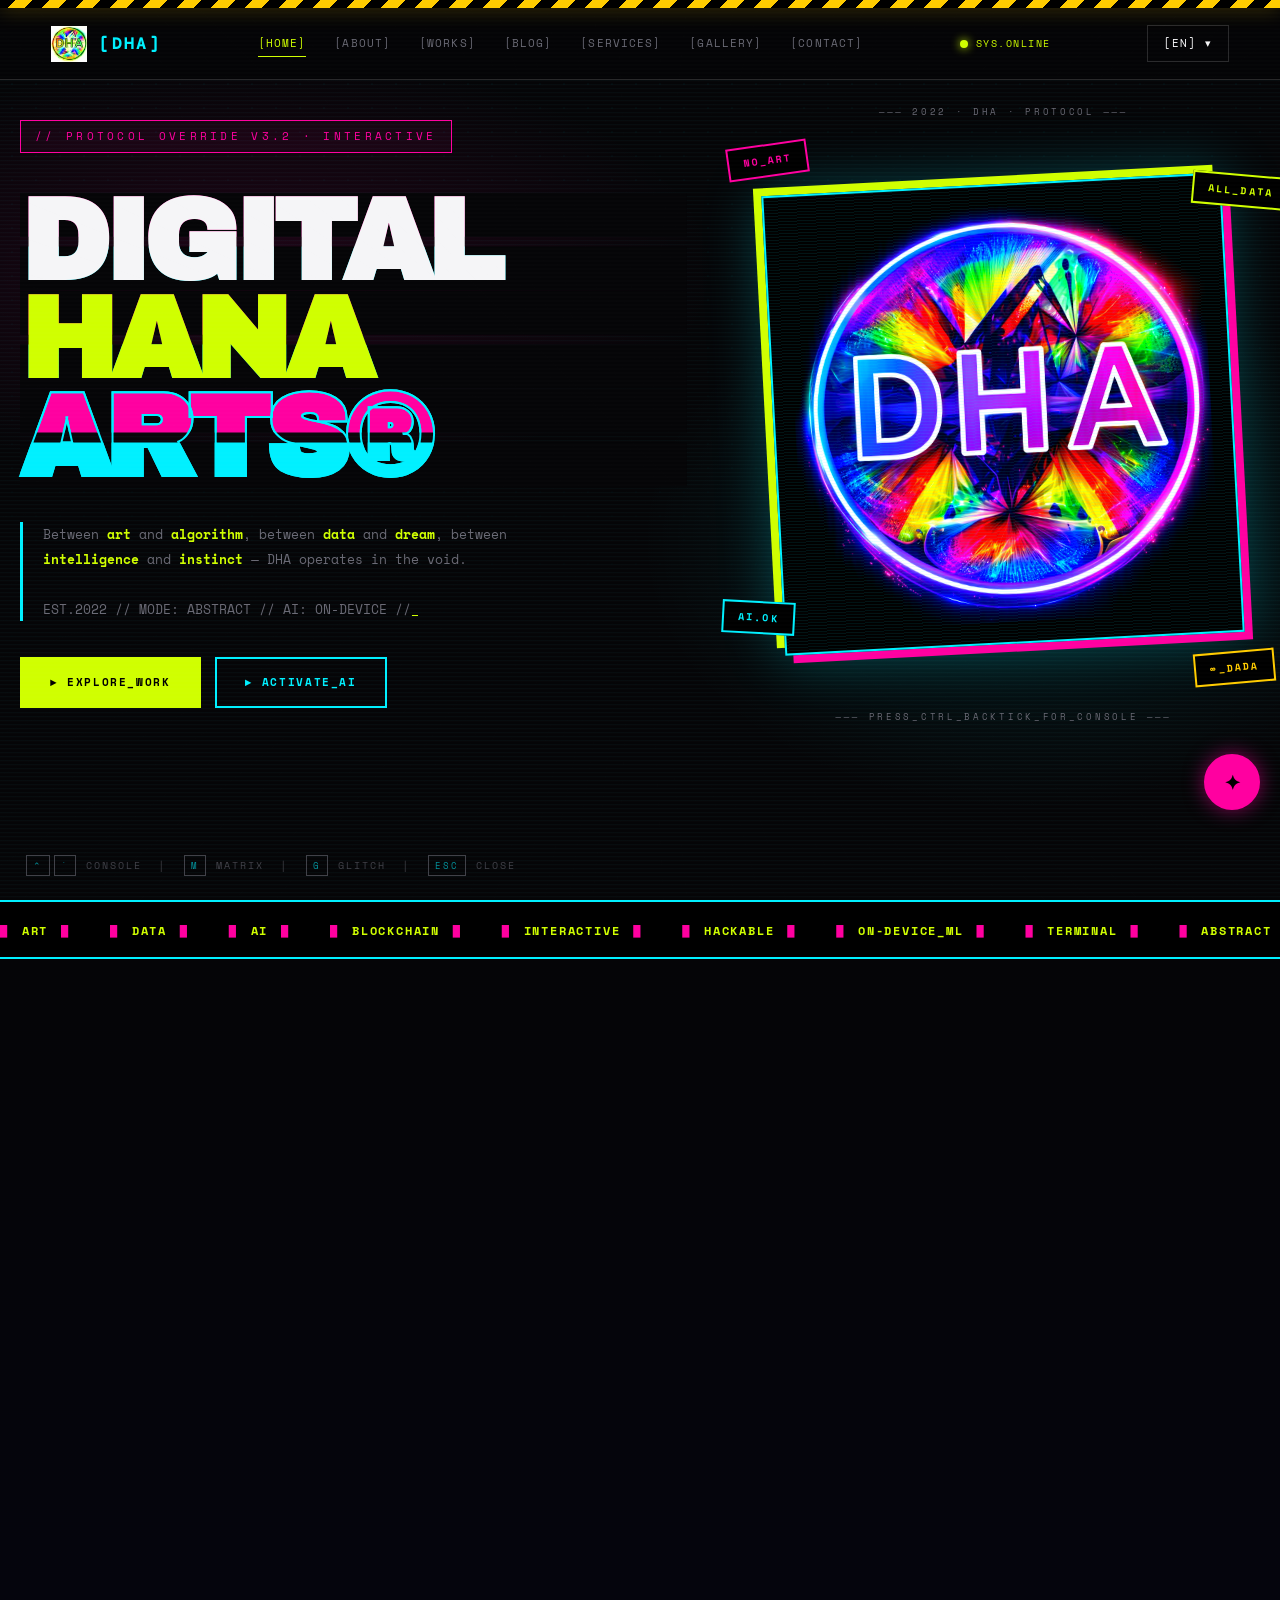
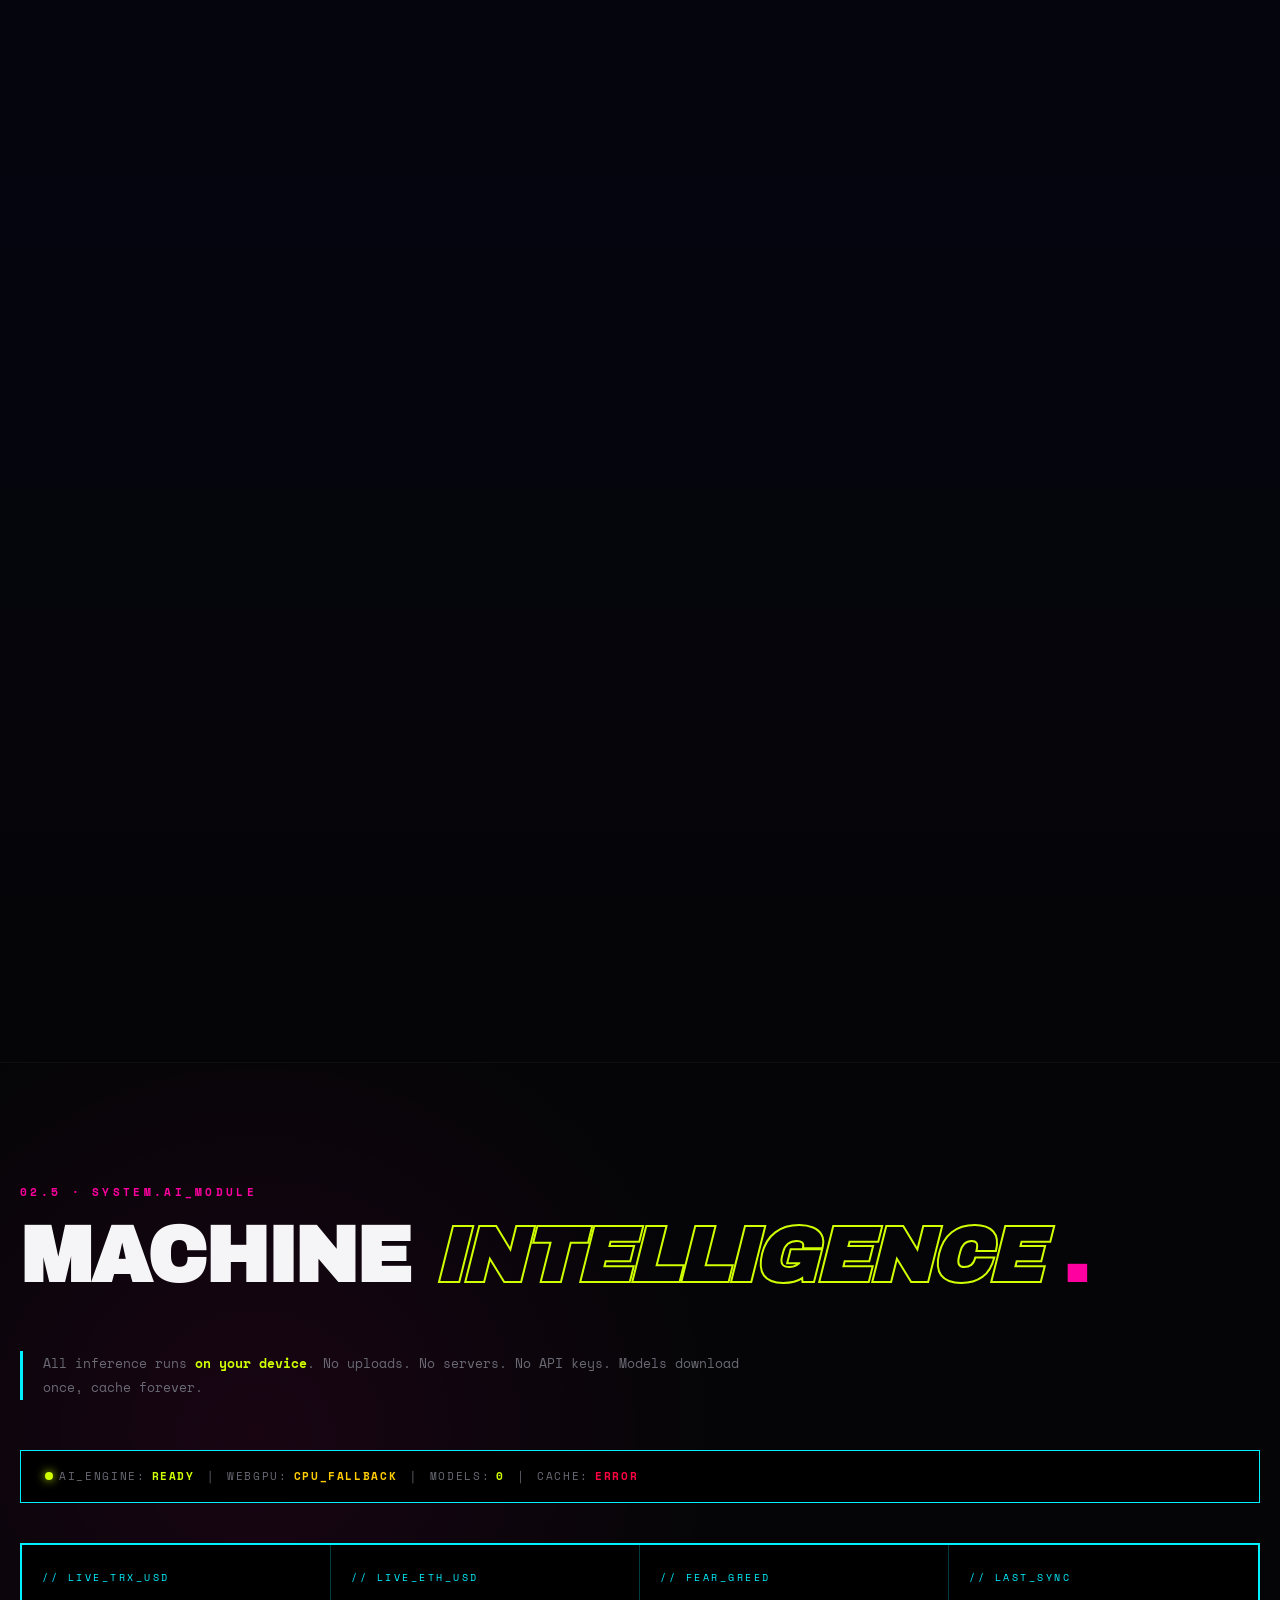
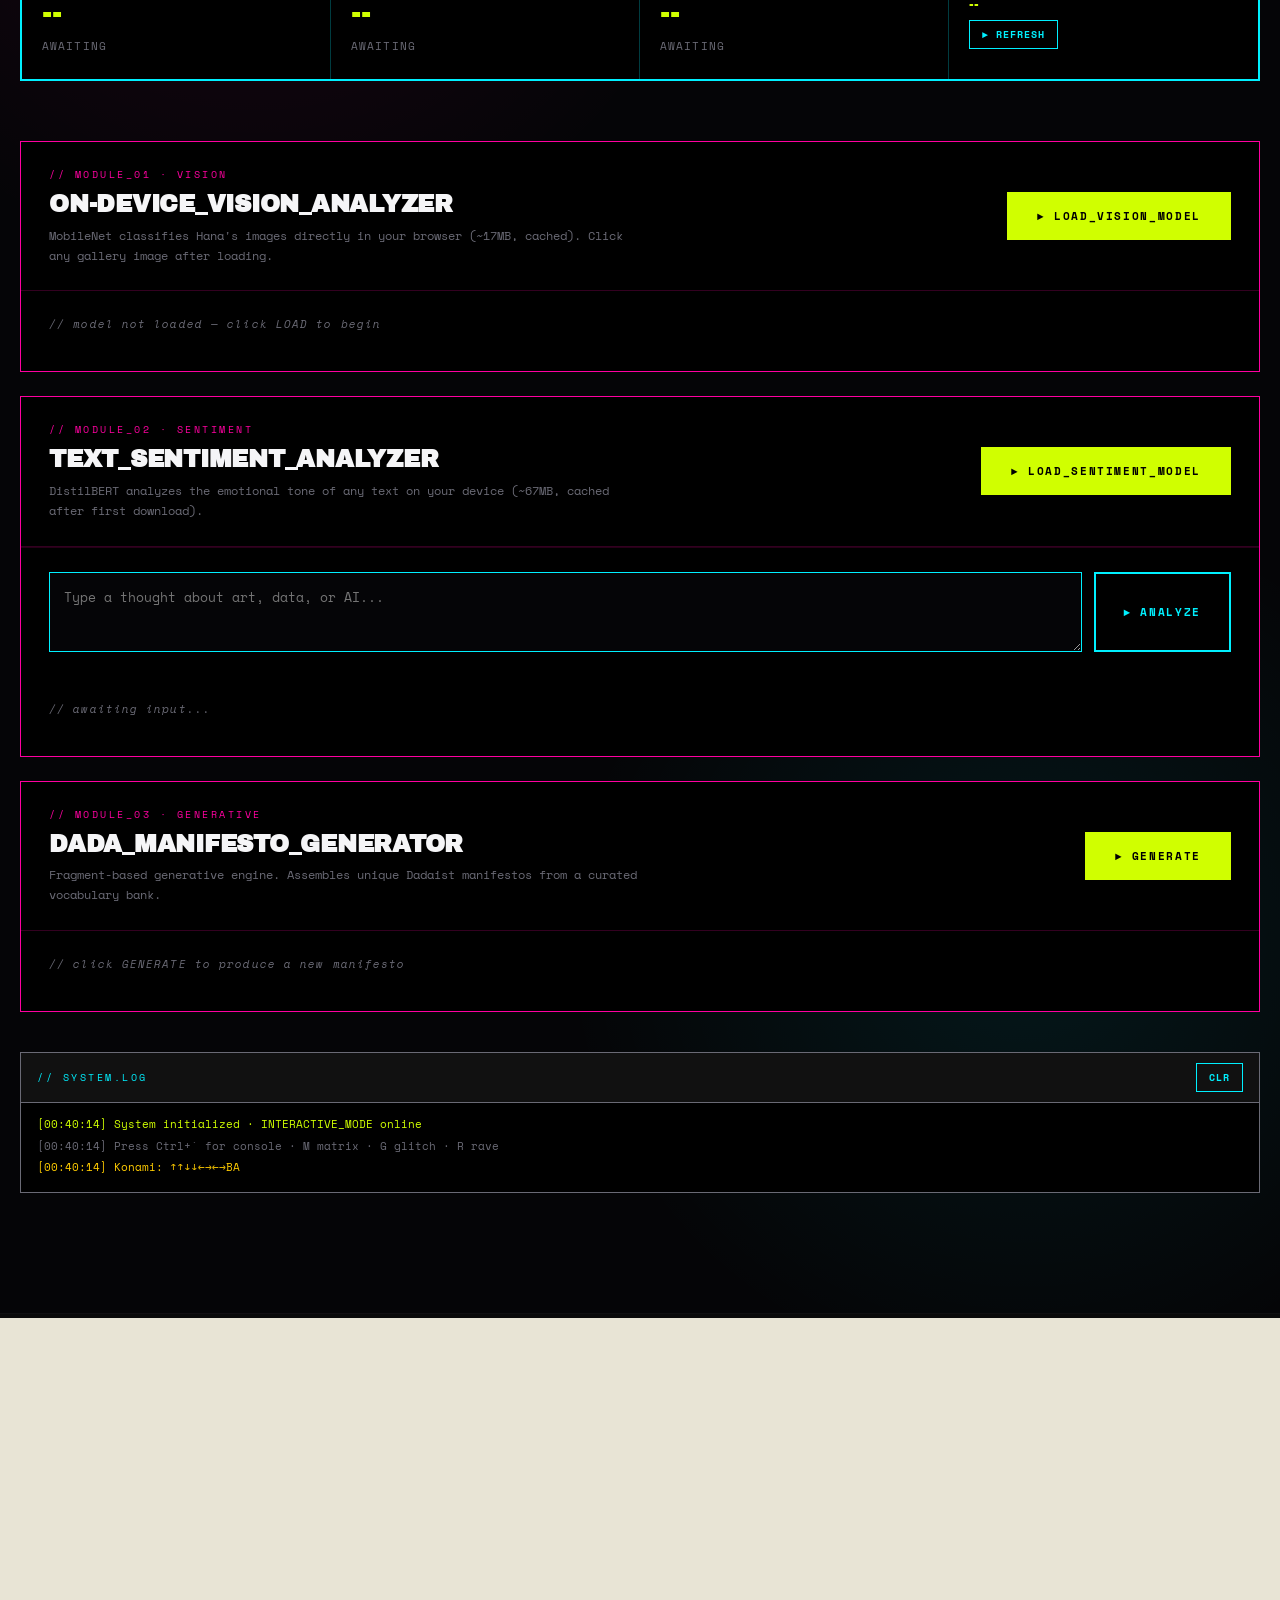
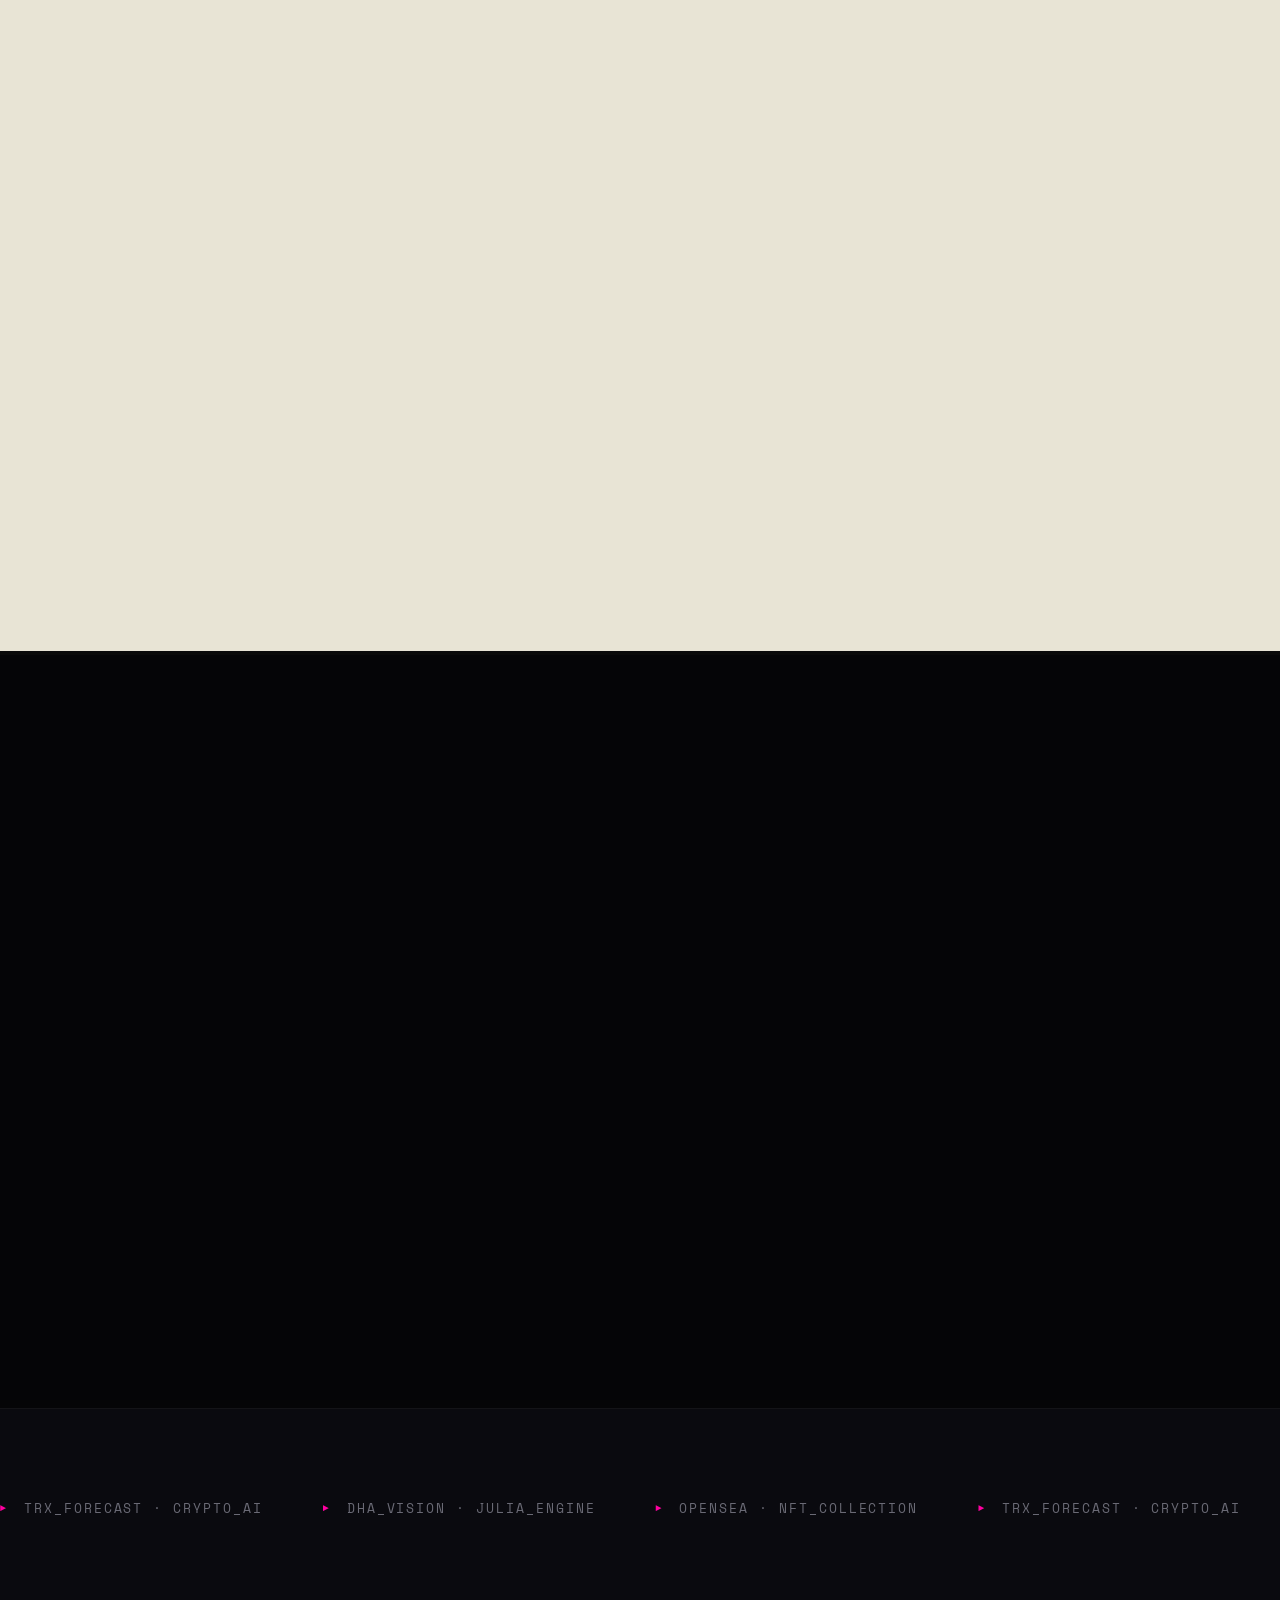
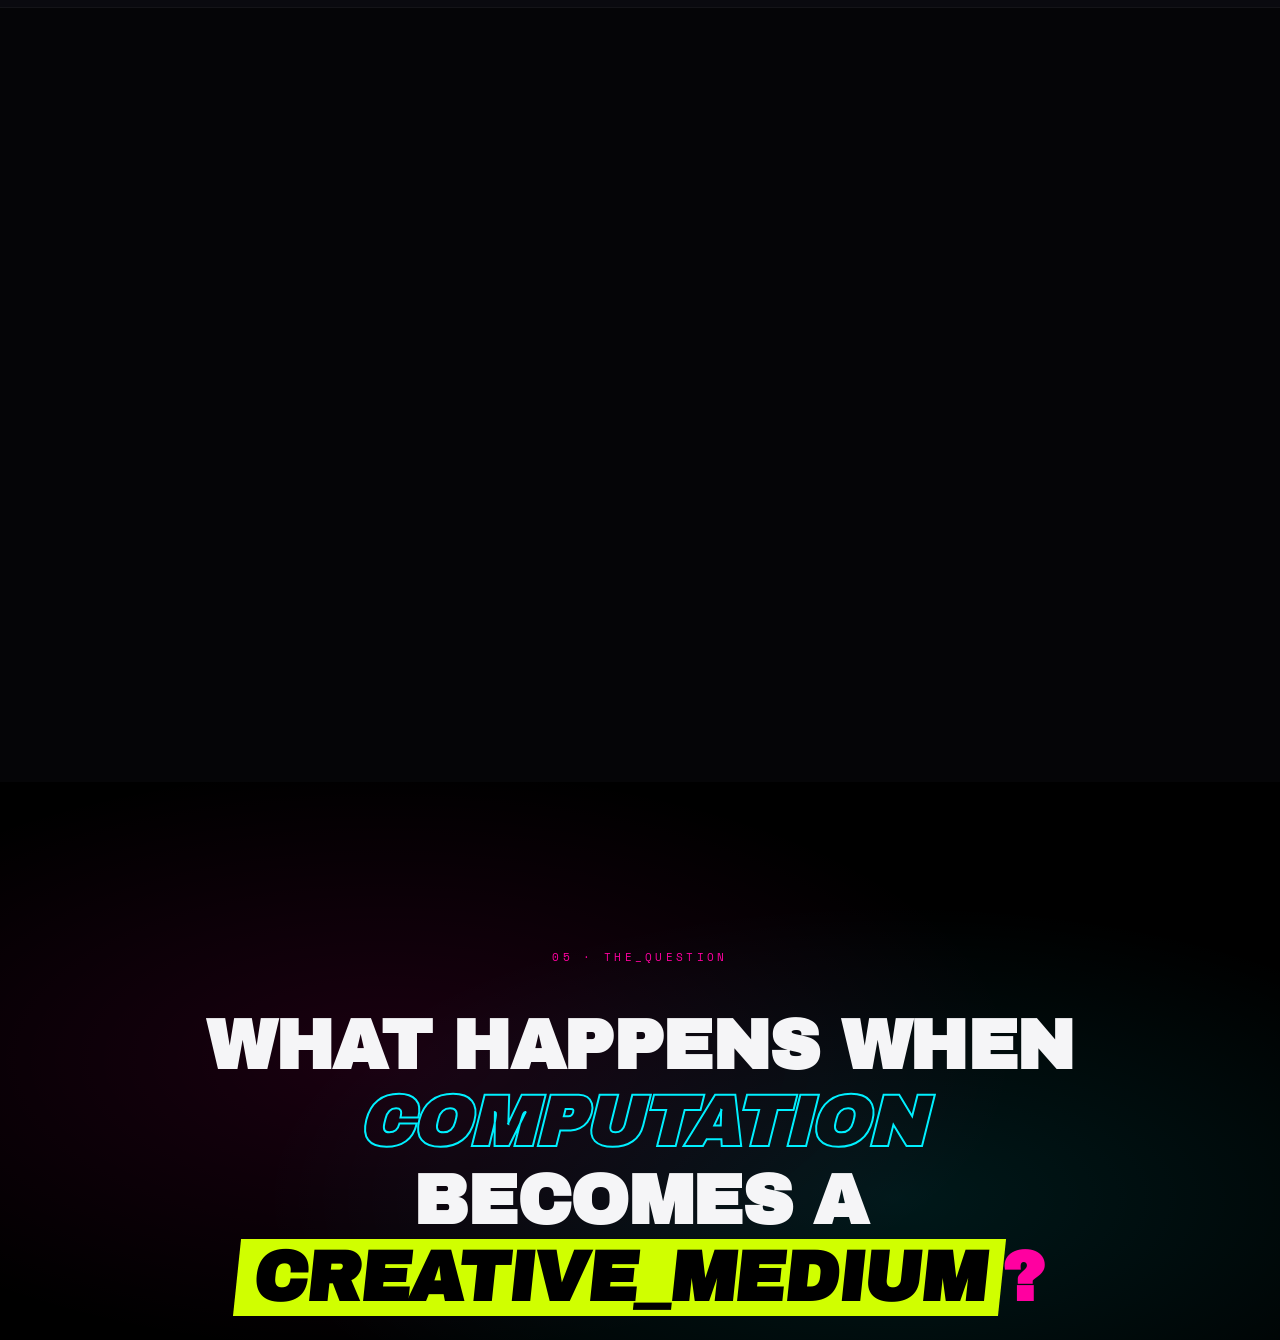
<file: index.html>
<!DOCTYPE html>
<html lang="en">
<head>
    <meta charset="UTF-8">
    <meta name="viewport" content="width=device-width, initial-scale=1.0">

    <!-- Google Search Console verification (HTML tag method) -->
	<meta name="google-site-verification" content="bn6bqbCjyzE9ZgXJMv_CIJJ_9JvqOeGcdFZs3dc1-Zs" />

    <!-- Canonical URL (change if your primary URL is different) -->
    <link rel="canonical" href="https://alibavarci.github.io/ddDHA/">

    <meta name="description" content="Digital Hana Arts® — AI-empowered cyberpunk studio. Art, data, AI, blockchain. Interactive terminal, on-device ML, easter eggs.">
    <meta name="theme-color" content="#050507">
    <meta property="og:title" content="Digital Hana Arts® — [SYSTEM_HACKABLE]">
    <meta property="og:description" content="Art × Data × AI × Blockchain — Interactive Protocol">
    <meta property="og:image" content="assets/DHA_logo.jpg">
    <meta property="og:url" content="https://alibavarci.github.io/ddDHA/">
    <meta property="og:type" content="website">
    <link rel="icon" type="image/png" href="assets/DHA_neon.jpg">
	<title>Digital Hana Arts (DHA) | AI Art, NFTs, Blockchain &amp; Generative Art</title>
	<meta name="description"
      content="Digital Hana Arts (DHA) is an experimental studio exploring digital art, generative art, on-device AI, machine learning, NFTs, data science and blockchain.">
	<meta property="og:title"
      content="Digital Hana Arts (DHA) | AI Art, NFTs &amp; Generative Art">
	  
	<meta property="og:description"
      content="Explore DHA's digital art, generative AI experiments, Hana NFT collection, machine learning and MLabChain.">
	
	<meta name="twitter:title"
      content="Digital Hana Arts (DHA) | AI Art, NFTs &amp; Generative Art">
	  
	<meta name="twitter:description"
      content="Explore DHA's digital art, generative AI experiments, Hana NFT collection, machine learning and MLabChain.">

    <!-- Google Analytics 4 (gtag.js) — replace G-XXXXXXXXXX with your Measurement ID -->
    <script async src="https://www.googletagmanager.com/gtag/js?id=G-GLKH7JX1BM"></script>
    <script>
        window.dataLayer = window.dataLayer || [];
        function gtag(){dataLayer.push(arguments);}
        gtag('js', new Date());
        gtag('config', 'G-GLKH7JX1BM');
    </script>

    <link rel="preconnect" href="https://fonts.googleapis.com">
    <link rel="preconnect" href="https://fonts.gstatic.com" crossorigin>
    <link href="https://fonts.googleapis.com/css2?family=Space+Grotesk:wght@400;500;600;700&family=Space+Mono:wght@400;700&family=DM+Mono:wght@300;400;500&family=Archivo+Black&display=swap" rel="stylesheet">
    <link rel="stylesheet" href="css/style.css">

    <style>
        :root {
            --cyber-cyan: #00f0ff;
            --cyber-magenta: #ff00a0;
            --cyber-acid: #d0ff00;
            --cyber-yellow: #ffcc00;
            --cyber-red: #ff0040;
            --steel: #6a6a75;
            --paper: #e8e4d5;
            --ink: #0a0a0a;
        }

        /* ========== EXISTING STYLES (kept) ========== */
        .warning-tape {
            position: fixed; top: 0; left: 0; right: 0; height: 8px;
            background: repeating-linear-gradient(-45deg, var(--cyber-yellow) 0, var(--cyber-yellow) 12px, #000 12px, #000 24px);
            z-index: 10002; box-shadow: 0 0 20px rgba(255,204,0,.35);
        }
        .header { top: 8px !important; }
        .sys-status {
            display: flex; align-items: center; gap: 8px;
            font-family: "Space Mono", monospace; font-size: 10px;
            color: var(--cyber-acid); text-transform: uppercase; letter-spacing: .15em;
        }
        .status-dot {
            width: 8px; height: 8px; border-radius: 50%;
            background: var(--cyber-acid); box-shadow: 0 0 10px var(--cyber-acid);
            animation: pulse-dot 2s infinite;
        }
        @keyframes pulse-dot { 0%,100% { opacity:1; transform:scale(1);} 50% { opacity:.5; transform:scale(1.6);} }
        .nav-links a { font-family: "Space Mono", monospace !important; color: var(--steel) !important; }
        .nav-links a:hover, .nav-links a.active { color: var(--cyber-acid) !important; }
        .nav-links a.active::after { background: var(--cyber-acid) !important; }

        .hero-cyber {
            min-height: 100vh; padding: 120px 0 60px; position: relative; overflow: hidden;
            background:
                radial-gradient(ellipse 60% 40% at 20% 30%, rgba(255,0,160,.10), transparent 60%),
                radial-gradient(ellipse 50% 50% at 80% 60%, rgba(0,240,255,.10), transparent 60%);
        }
        .hero-cyber::before {
            content: ""; position: absolute; inset: 0;
            background-image: radial-gradient(circle, rgba(0,240,255,.08) 1px, transparent 1.5px);
            background-size: 24px 24px; opacity: .4; pointer-events: none;
            mask-image: linear-gradient(to bottom, black 0%, transparent 90%);
        }
        .hero-cyber::after {
            content: ""; position: absolute; inset: 0;
            background: repeating-linear-gradient(0deg, transparent 0, transparent 3px, rgba(0,240,255,.025) 3px, rgba(0,240,255,.025) 4px);
            pointer-events: none; z-index: 1;
        }
        .hero-cyber .container { position: relative; z-index: 2; }
        .hero-cyber-grid { display: grid; grid-template-columns: 1.3fr 1fr; gap: 60px; align-items: center; }

        .glitch-title {
            font-family: "Archivo Black", sans-serif;
            font-size: clamp(3rem, 9vw, 7.5rem); line-height: .85;
            letter-spacing: -.05em; text-transform: uppercase;
            margin: 20px 0; position: relative;
        }
        .glitch-line { display: block; position: relative; }
        .glitch-line::before, .glitch-line::after {
            content: attr(data-text); position: absolute; top: 0; left: 0;
            width: 100%; height: 100%; background: var(--void);
        }
        .glitch-line::before { color: var(--cyber-magenta); animation: glitch-a 4s infinite steps(1, end); clip-path: inset(0 0 55% 0); z-index: -1; }
        .glitch-line::after { color: var(--cyber-cyan); animation: glitch-b 3s infinite steps(1, end); clip-path: inset(55% 0 0 0); z-index: -2; }
        @keyframes glitch-a { 0%,82%,100% { transform: translate(0); } 84% { transform: translate(-4px,-2px); } 86% { transform: translate(4px,2px); } 88% { transform: translate(-2px,1px); } }
        @keyframes glitch-b { 0%,78%,100% { transform: translate(0); } 80% { transform: translate(4px,2px); } 82% { transform: translate(-4px,-2px); } 84% { transform: translate(2px,-1px); } }

        .hero-cyber-tag {
            display: inline-block; font-family: "Space Mono", monospace; font-size: 11px;
            letter-spacing: .3em; color: var(--cyber-magenta); padding: 6px 14px;
            border: 1px solid var(--cyber-magenta); background: rgba(255,0,160,.05);
            text-transform: uppercase; margin-bottom: 20px;
        }
        .hero-cyber-copy {
            max-width: 560px; font-family: "Space Mono", monospace; font-size: 13px;
            line-height: 1.9; color: var(--steel); border-left: 3px solid var(--cyber-cyan);
            padding-left: 20px; margin-top: 36px;
        }
        .hero-cyber-copy strong { color: var(--cyber-acid); }
        .hero-cyber-actions { display: flex; gap: 14px; margin-top: 36px; flex-wrap: wrap; }

        .btn-cyber {
            display: inline-flex; align-items: center; gap: 10px; padding: 14px 28px;
            font-family: "Space Mono", monospace; font-size: 11px; font-weight: 700;
            letter-spacing: .15em; text-transform: uppercase; text-decoration: none;
            border: 2px solid var(--cyber-cyan); background: transparent; color: var(--cyber-cyan);
            transition: all .2s; position: relative; overflow: hidden; cursor: pointer;
        }
        .btn-cyber::before { content: ""; position: absolute; inset: 0; background: var(--cyber-cyan); transform: translateX(-100%); transition: transform .25s; z-index: -1; }
        .btn-cyber:hover::before { transform: translateX(0); }
        .btn-cyber:hover { color: #000; }
        .btn-cyber.primary { background: var(--cyber-acid); color: #000; border-color: var(--cyber-acid); }
        .btn-cyber.primary::before { background: var(--cyber-magenta); }
        .btn-cyber.primary:hover { color: #000; border-color: var(--cyber-magenta); }
        .btn-cyber:disabled { opacity: .5; cursor: not-allowed; }
        .btn-cyber.ready { background: var(--cyber-magenta); border-color: var(--cyber-magenta); color: var(--bone); }

        .hero-collage { position: relative; min-height: 560px; display: flex; align-items: center; justify-content: center; }
        .hero-collage-frame {
            position: relative; width: min(100%, 460px); aspect-ratio: 1;
            border: 2px solid var(--cyber-cyan); background: #000; transform: rotate(-3deg);
            box-shadow: 8px 8px 0 var(--cyber-magenta), -8px -8px 0 var(--cyber-acid), 0 0 60px rgba(0,240,255,.3);
            overflow: hidden;
        }
        .hero-collage-frame::before {
            content: ""; position: absolute; inset: 0;
            background: repeating-linear-gradient(0deg, transparent 0, transparent 2px, rgba(0,240,255,.08) 2px, rgba(0,240,255,.08) 3px);
            z-index: 2; pointer-events: none; animation: scan-anim 6s linear infinite;
        }
        @keyframes scan-anim { 0% { background-position: 0 0; } 100% { background-position: 0 100px; } }
        .hero-collage-frame img { width: 100%; height: 100%; object-fit: contain; padding: 20px; filter: saturate(1.3) contrast(1.1); }

        .dada-stamp {
            position: absolute; padding: 6px 14px; border: 2px solid currentColor;
            font-family: "Space Mono", monospace; font-size: 10px; font-weight: 700;
            text-transform: uppercase; letter-spacing: .22em; background: #000;
            z-index: 5; pointer-events: none;
        }
        .stamp-1 { top: 10px; left: -20px; color: var(--cyber-magenta); transform: rotate(-8deg); }
        .stamp-2 { top: 40px; right: -30px; color: var(--cyber-acid); transform: rotate(5deg); }
        .stamp-3 { bottom: 60px; left: -25px; color: var(--cyber-cyan); transform: rotate(3deg); }
        .stamp-4 { bottom: 10px; right: -15px; color: var(--cyber-yellow); transform: rotate(-5deg); }
        .hero-meta-strip {
            position: absolute; font-family: "Space Mono", monospace; font-size: 9px;
            letter-spacing: .3em; color: var(--steel); text-transform: uppercase; white-space: nowrap;
        }
        .meta-top { top: -30px; left: 50%; transform: translateX(-50%); }
        .meta-bottom { bottom: -30px; left: 50%; transform: translateX(-50%); }

        .sys-ticker {
            overflow: hidden; background: #000;
            border-top: 2px solid var(--cyber-cyan); border-bottom: 2px solid var(--cyber-cyan);
            padding: 14px 0; position: relative;
        }
        .sys-ticker-track {
            display: inline-flex; gap: 40px; animation: ticker 30s linear infinite;
            font-family: "Space Mono", monospace; font-size: 12px; font-weight: 700;
            color: var(--cyber-acid); text-transform: uppercase; letter-spacing: .15em; white-space: nowrap;
        }
        .sys-ticker-track span::before { content: "█ "; color: var(--cyber-magenta); margin-right: 4px; }
        .sys-ticker-track span::after { content: " █"; color: var(--cyber-magenta); margin-left: 4px; }
        @keyframes ticker { to { transform: translateX(-50%); } }

        .featured-section {
            padding: 120px 0; position: relative;
            background: linear-gradient(180deg, var(--void) 0%, #05050f 50%, var(--void) 100%);
            border-bottom: 1px solid var(--border-dark);
            content-visibility: auto; contain-intrinsic-size: 900px;
        }
        .featured-section::before {
            content: ""; position: absolute; inset: 0;
            background: radial-gradient(ellipse at 50% 50%, rgba(0,240,255,.06), transparent 60%); pointer-events: none;
        }
        .featured-label {
            font-family: "Space Mono", monospace; font-size: 11px; font-weight: 700;
            letter-spacing: .3em; color: var(--cyber-magenta); margin-bottom: 20px; text-transform: uppercase;
        }
        .featured-title {
            font-family: "Archivo Black", sans-serif; font-size: clamp(2.4rem, 6vw, 5rem);
            line-height: .9; letter-spacing: -.03em; text-transform: uppercase;
            margin-bottom: 60px; position: relative;
        }
        .featured-title .outline { color: transparent; -webkit-text-stroke: 2px var(--cyber-acid); font-style: italic; }

        .mlab-terminal {
            border: 2px solid var(--cyber-cyan); background: #000; position: relative; overflow: hidden;
            box-shadow: 0 0 60px rgba(0,240,255,.2), inset 0 0 80px rgba(0,240,255,.04);
        }
        .mlab-terminal::before {
            content: ""; position: absolute; inset: 0;
            background: repeating-linear-gradient(0deg, transparent 0, transparent 2px, rgba(0,240,255,.04) 2px, rgba(0,240,255,.04) 3px);
            pointer-events: none; z-index: 2; animation: scan-anim 8s linear infinite;
        }
        .mlab-header {
            padding: 12px 24px; background: var(--cyber-cyan); color: #000;
            display: flex; justify-content: space-between; align-items: center;
            font-family: "Space Mono", monospace; font-size: 11px; font-weight: 700;
            text-transform: uppercase; letter-spacing: .2em; position: relative; z-index: 3;
            flex-wrap: wrap; gap: 8px;
        }
        .mlab-header .live { display: flex; align-items: center; gap: 8px; }
        .mlab-header .live::before {
            content: ""; width: 8px; height: 8px; border-radius: 50%;
            background: #000; animation: pulse-dot 1.5s infinite;
        }
        .mlab-grid { display: grid; grid-template-columns: 1.3fr 1fr; position: relative; z-index: 3; }
        .mlab-main { padding: 40px; border-right: 1px dashed rgba(0,240,255,.3); font-family: "Space Mono", monospace; }
        .mlab-side { padding: 40px; font-family: "Space Mono", monospace; }
        .mlab-label { font-size: 10px; letter-spacing: .3em; color: var(--cyber-cyan); text-transform: uppercase; margin-bottom: 12px; }
        .mlab-data-wrap { display: flex; align-items: baseline; gap: 14px; flex-wrap: wrap; }
        .mlab-data {
            font-family: "Archivo Black", "Space Mono", monospace;
            font-size: clamp(2.8rem, 7vw, 5rem); line-height: 1; color: var(--cyber-acid);
            letter-spacing: -.02em;
            text-shadow: 0 0 24px rgba(208,255,0,.7), 3px 0 0 var(--cyber-magenta), -3px 0 0 var(--cyber-cyan);
        }
        .mlab-unit { font-family: "Space Mono", monospace; font-size: 16px; color: var(--cyber-cyan); font-weight: 700; }
        .mlab-status { font-size: 13px; color: var(--cyber-acid); display: flex; align-items: center; gap: 6px; }
        .mlab-confidence { margin-top: 30px; }
        .mlab-confidence-head { display: flex; justify-content: space-between; font-size: 10px; letter-spacing: .2em; color: var(--steel); text-transform: uppercase; margin-bottom: 8px; }
        .mlab-bar { height: 22px; background: #000; border: 1px solid var(--cyber-cyan); position: relative; overflow: hidden; }
        .mlab-bar-fill { height: 100%; background: linear-gradient(90deg, var(--cyber-cyan) 0%, var(--cyber-acid) 50%, var(--cyber-cyan) 100%); background-size: 200% 100%; animation: bar-shimmer 3s ease-in-out infinite; box-shadow: 0 0 20px var(--cyber-cyan); }
        @keyframes bar-shimmer { 0% { background-position: 0 0; } 100% { background-position: -200% 0; } }
        .mlab-stats { margin-top: 30px; display: grid; grid-template-columns: repeat(3, 1fr); gap: 0; border: 1px solid rgba(0,240,255,.25); }
        .mlab-stat { padding: 14px 16px; border-right: 1px solid rgba(0,240,255,.25); }
        .mlab-stat:last-child { border-right: none; }
        .mlab-stat-label { font-size: 9px; letter-spacing: .2em; color: var(--steel); text-transform: uppercase; margin-bottom: 6px; }
        .mlab-stat-value { font-family: "Space Mono", monospace; font-size: 14px; font-weight: 700; color: var(--cyber-acid); }
        .mlab-arch-title { font-size: 10px; letter-spacing: .3em; color: var(--cyber-cyan); text-transform: uppercase; margin-bottom: 20px; }
        .mlab-arch { display: flex; flex-direction: column; gap: 8px; margin-bottom: 28px; }
        .mlab-layer {
            padding: 10px 16px; border-left: 3px solid var(--cyber-cyan);
            background: rgba(0,240,255,.04); display: flex; justify-content: space-between;
            font-size: 11px; color: var(--cyber-acid);
        }
        .mlab-layer .dim { color: var(--steel); }
        .mlab-links { display: flex; flex-direction: column; gap: 10px; margin-top: 20px; }
        .mlab-links .btn-cyber { padding: 12px 18px; font-size: 10px; justify-content: center; }

        .ai-module {
            padding: 120px 0; position: relative;
            background:
                radial-gradient(ellipse 60% 40% at 20% 20%, rgba(255,0,160,.08), transparent 60%),
                radial-gradient(ellipse 60% 40% at 80% 80%, rgba(0,240,255,.08), transparent 60%),
                var(--void);
            border-bottom: 1px solid var(--border-dark);
        }
        .ai-status-bar {
            display: flex; flex-wrap: wrap; gap: 12px; align-items: center;
            padding: 16px 24px; border: 1px solid var(--cyber-cyan); background: #000;
            font-family: "Space Mono", monospace; font-size: 11px; color: var(--steel);
            margin-bottom: 40px; text-transform: uppercase; letter-spacing: .15em;
        }
        .ai-status-bar .status-item { display: flex; align-items: center; gap: 6px; }
        .ai-status-bar .status-item span:last-child { color: var(--cyber-acid); font-weight: 700; }

        .live-data-grid {
            display: grid; grid-template-columns: repeat(4, 1fr); gap: 0;
            border: 2px solid var(--cyber-cyan); background: #000; margin-bottom: 60px;
        }
        .live-card { padding: 24px 20px; border-right: 1px solid rgba(0,240,255,.25); font-family: "Space Mono", monospace; position: relative; }
        .live-card:last-child { border-right: none; }
        .live-card-label { font-size: 10px; letter-spacing: .25em; color: var(--cyber-cyan); text-transform: uppercase; margin-bottom: 12px; }
        .live-card-value { font-family: "Archivo Black", "Space Mono", monospace; font-size: clamp(1.4rem, 2.4vw, 2rem); color: var(--cyber-acid); line-height: 1; letter-spacing: -.01em; margin-bottom: 8px; word-break: break-word; }
        .live-card-change { font-size: 11px; color: var(--steel); letter-spacing: .1em; text-transform: uppercase; display: flex; align-items: center; gap: 6px; }
        .mini-btn { padding: 6px 12px; font-family: "Space Mono", monospace; font-size: 10px; font-weight: 700; letter-spacing: .1em; color: var(--cyber-cyan); background: transparent; border: 1px solid var(--cyber-cyan); cursor: pointer; transition: all .2s; text-transform: uppercase; }
        .mini-btn:hover { background: var(--cyber-cyan); color: #000; }

        .ai-feature { border: 1px solid var(--cyber-magenta); background: #000; margin-bottom: 24px; position: relative; overflow: hidden; }
        .ai-feature-header { padding: 24px 28px; border-bottom: 1px solid rgba(255,0,160,.2); display: flex; justify-content: space-between; align-items: center; gap: 20px; flex-wrap: wrap; }
        .ai-feature-label { font-family: "Space Mono", monospace; font-size: 10px; letter-spacing: .25em; color: var(--cyber-magenta); text-transform: uppercase; margin-bottom: 8px; }
        .ai-feature-header h3 { font-family: "Archivo Black", sans-serif; font-size: clamp(1.1rem, 2.2vw, 1.5rem); color: var(--bone); margin-bottom: 8px; letter-spacing: -.01em; }
        .ai-feature-header p { font-family: "Space Mono", monospace; font-size: 12px; color: var(--steel); line-height: 1.7; max-width: 600px; margin: 0; }
        .ai-feature-body { padding: 24px 28px; border-top: 1px solid rgba(255,0,160,.15); display: flex; gap: 12px; flex-wrap: wrap; }
        .ai-feature-body textarea { flex: 1; min-width: 200px; min-height: 80px; padding: 14px; background: var(--void); border: 1px solid var(--cyber-cyan); color: var(--bone); font-family: "Space Mono", monospace; font-size: 13px; resize: vertical; }
        .ai-feature-body textarea:focus { outline: none; box-shadow: 0 0 0 2px rgba(0,240,255,.2); }
        .ai-feature-output { padding: 24px 28px; min-height: 80px; }
        .output-placeholder { font-family: "Space Mono", monospace; font-size: 11px; color: var(--steel); letter-spacing: .1em; font-style: italic; }
        .analysis-result { font-family: "Space Mono", monospace; font-size: 13px; }
        .analysis-header { display: flex; justify-content: space-between; align-items: center; margin-bottom: 20px; font-size: 10px; letter-spacing: .2em; color: var(--steel); text-transform: uppercase; }
        .prediction { display: grid; grid-template-columns: 40px 1fr 80px; gap: 12px; padding: 10px 0; border-bottom: 1px dashed rgba(0,240,255,.15); font-size: 12px; color: var(--bone); }
        .prediction:last-of-type { border-bottom: none; }
        .pred-rank { color: var(--cyber-magenta); font-weight: 700; }
        .pred-name { color: var(--bone); }
        .pred-conf { color: var(--cyber-acid); font-weight: 700; text-align: right; }
        .analysis-source { margin-top: 20px; padding-top: 20px; border-top: 1px solid rgba(0,240,255,.15); display: flex; align-items: center; gap: 14px; }
        .analysis-source img { width: 80px; height: 80px; object-fit: cover; border: 1px solid var(--cyber-cyan); filter: contrast(1.1); }
        .analysis-source span { font-size: 10px; letter-spacing: .15em; color: var(--steel); text-transform: uppercase; }
        .sentiment-bar-wrap { height: 20px; background: #000; border: 1px solid var(--cyber-cyan); margin-bottom: 12px; overflow: hidden; }
        .sentiment-bar { height: 100%; transition: width .6s; }
        .sentiment-meta { font-size: 11px; color: var(--steel); letter-spacing: .15em; text-transform: uppercase; }
        .manifesto-generated { font-family: "Space Mono", monospace; padding: 24px; border: 1px dashed var(--cyber-yellow); background: rgba(255,204,0,.03); }
        .mg-title { font-size: 11px; letter-spacing: .3em; color: var(--cyber-yellow); margin-bottom: 20px; text-transform: uppercase; }
        .mg-body p { font-size: 14px; color: var(--bone); line-height: 1.8; margin-bottom: 8px; letter-spacing: .02em; }
        .mg-clause { color: var(--cyber-acid) !important; font-style: italic; padding-top: 12px; border-top: 1px solid rgba(255,204,0,.2); margin-top: 12px !important; }
        .mg-end { margin-top: 20px; padding-top: 16px; border-top: 1px solid rgba(255,204,0,.2); font-size: 10px; letter-spacing: .3em; color: var(--cyber-magenta); text-transform: uppercase; }

        .ai-log { border: 1px solid var(--steel); background: #000; margin-top: 40px; }
        .ai-log-header { padding: 10px 16px; background: #111; border-bottom: 1px solid var(--steel); display: flex; justify-content: space-between; align-items: center; font-family: "Space Mono", monospace; font-size: 10px; letter-spacing: .25em; color: var(--cyber-cyan); text-transform: uppercase; }
        .ai-log-body { padding: 12px 16px; max-height: 200px; overflow-y: auto; font-family: "Space Mono", monospace; font-size: 11px; line-height: 1.8; }
        .log-line { margin-bottom: 2px; }
        .log-info { color: var(--steel); }
        .log-success { color: var(--cyber-acid); }
        .log-warn { color: var(--cyber-yellow); }
        .log-error { color: var(--cyber-red); }

        .manifesto {
            background: var(--paper); color: var(--ink); padding: 120px 0;
            position: relative; overflow: hidden;
            border-top: 4px solid var(--ink); border-bottom: 4px solid var(--ink);
            content-visibility: auto; contain-intrinsic-size: 700px;
        }
        .manifesto::before {
            content: "DADA"; position: absolute; top: -40px; right: -40px;
            font-family: "Archivo Black", sans-serif; font-size: clamp(15rem, 30vw, 25rem);
            color: var(--ink); opacity: .06; line-height: 1; pointer-events: none; transform: rotate(-12deg);
        }
        .manifesto-inner { position: relative; z-index: 2; max-width: 900px; margin: auto; }
        .manifesto-label { font-family: "Space Mono", monospace; font-size: 11px; font-weight: 700; letter-spacing: .3em; color: var(--cyber-red); margin-bottom: 30px; text-transform: uppercase; display: inline-block; padding: 6px 14px; border: 2px solid var(--cyber-red); transform: rotate(-2deg); }
        .manifesto-title { font-family: "Archivo Black", sans-serif; font-size: clamp(2rem, 5.5vw, 4.5rem); line-height: .95; letter-spacing: -.03em; text-transform: uppercase; margin-bottom: 40px; }
        .manifesto-title em { background: var(--ink); color: var(--paper); padding: 0 12px; display: inline-block; font-style: normal; transform: skewX(-6deg); }
        .manifesto-copy { font-family: "Space Mono", monospace; font-size: 15px; line-height: 1.9; color: var(--ink); max-width: 700px; }
        .manifesto-copy p { margin-bottom: 20px; color: var(--ink); }
        .manifesto-copy strong { background: var(--cyber-yellow); padding: 2px 6px; }
        .manifesto-sign { display: flex; align-items: center; gap: 20px; margin-top: 40px; font-family: "Space Mono", monospace; font-size: 11px; letter-spacing: .2em; text-transform: uppercase; color: var(--ink); }
        .manifesto-sign::before { content: ""; flex: 0 0 60px; height: 2px; background: var(--ink); }

        .subsystems { padding: 120px 0; position: relative; background: var(--void); content-visibility: auto; contain-intrinsic-size: 800px; }
        .subsys-grid { display: grid; grid-template-columns: repeat(4, 1fr); gap: 0; border: 1px solid var(--cyber-cyan); margin-top: 50px; }
        .subsys-card { padding: 36px 28px; background: #000; border-right: 1px solid var(--cyber-cyan); position: relative; transition: all .3s; cursor: crosshair; display: block; text-decoration: none; }
        .subsys-card:last-child { border-right: none; }
        .subsys-card::before { content: ""; position: absolute; top: 0; left: 0; width: 100%; height: 3px; background: repeating-linear-gradient(90deg, var(--cyber-cyan) 0, var(--cyber-cyan) 4px, transparent 4px, transparent 10px); opacity: .5; transition: opacity .3s; }
        .subsys-card:hover { background: #050510; box-shadow: inset 0 0 60px rgba(0,240,255,.1); }
        .subsys-card:hover::before { opacity: 1; }
        .subsys-num { font-family: "Space Mono", monospace; font-size: 11px; color: var(--cyber-magenta); letter-spacing: .3em; margin-bottom: 20px; }
        .subsys-icon { font-size: 32px; color: var(--cyber-cyan); margin-bottom: 16px; transition: transform .3s; }
        .subsys-card:hover .subsys-icon { transform: rotate(-10deg) scale(1.15); color: var(--cyber-acid); }
        .subsys-card h3 { font-family: "Space Mono", monospace; font-size: 15px; font-weight: 700; text-transform: uppercase; letter-spacing: .1em; color: var(--bone); margin-bottom: 14px; }
        .subsys-card p { font-family: "Space Mono", monospace; font-size: 11px; line-height: 1.9; color: var(--steel); }

        .quick-projects { padding: 80px 0; background: var(--void-2); border-top: 1px solid var(--border-dark); border-bottom: 1px solid var(--border-dark); overflow: hidden; }
        .quick-projects-track { display: inline-flex; gap: 60px; animation: ticker 40s linear infinite; white-space: nowrap; }
        .quick-project { display: inline-flex; align-items: center; gap: 16px; font-family: "Space Mono", monospace; font-size: 13px; color: var(--steel); text-transform: uppercase; letter-spacing: .15em; transition: color .2s; padding: 8px 0; }
        .quick-project:hover { color: var(--cyber-acid); }
        .quick-project::before { content: "►"; color: var(--cyber-magenta); font-size: 10px; }

        .gallery-collage-section { padding: 120px 0; background: var(--void); content-visibility: auto; contain-intrinsic-size: 700px; }
        .collage { display: grid; grid-template-columns: repeat(6, 1fr); gap: 8px; margin-top: 50px; }
        .collage > figure { aspect-ratio: 1; overflow: hidden; position: relative; border: 1px solid var(--border); cursor: pointer; transition: all .3s; }
        .collage > figure:nth-child(3n) { transform: rotate(-2deg); }
        .collage > figure:nth-child(4n) { transform: rotate(2deg); }
        .collage > figure:hover { transform: rotate(0) scale(1.05); border-color: var(--cyber-cyan); z-index: 5; box-shadow: 0 0 30px rgba(0,240,255,.4); }
        .collage img { width: 100%; height: 100%; object-fit: cover; filter: grayscale(40%) contrast(1.15); transition: filter .3s; }
        .collage > figure:hover img { filter: grayscale(0%) contrast(1.2) hue-rotate(15deg); }
        .collage > figure.analyze-ready::after { content: "◉ AI"; position: absolute; top: 8px; right: 8px; padding: 4px 8px; background: var(--cyber-magenta); color: #fff; font-family: "Space Mono", monospace; font-size: 9px; font-weight: 700; letter-spacing: .1em; z-index: 3; }

        .philosophy-glitch { padding: 160px 0; text-align: center; background: #000; position: relative; overflow: hidden; border-bottom: none; }
        .philosophy-glitch::before { content: ""; position: absolute; inset: 0; background: radial-gradient(ellipse at 30% 40%, rgba(255,0,160,.1), transparent 50%), radial-gradient(ellipse at 70% 60%, rgba(0,240,255,.1), transparent 50%); pointer-events: none; }
        .philosophy-title { font-family: "Archivo Black", sans-serif; font-size: clamp(2rem, 5.5vw, 5rem); line-height: 1.1; letter-spacing: -.02em; text-transform: uppercase; max-width: 1100px; margin: auto; position: relative; z-index: 2; }
        .philosophy-title .outline { color: transparent; -webkit-text-stroke: 2px var(--cyber-cyan); font-style: italic; }
        .philosophy-title .acid { background: var(--cyber-acid); color: #000; padding: 0 16px; display: inline-block; transform: skewX(-6deg); }
        .philosophy-label { font-family: "Space Mono", monospace; font-size: 11px; letter-spacing: .3em; color: var(--cyber-magenta); margin-bottom: 40px; display: inline-block; text-transform: uppercase; position: relative; z-index: 2; }

        .footer { border-top: 3px double var(--cyber-cyan); }
        .footer-col h4 { color: var(--cyber-cyan) !important; font-family: "Space Mono", monospace; }
        .footer-col a { font-family: "Space Mono", monospace; color: var(--steel); }
        .footer-col a:hover { color: var(--cyber-acid) !important; }
        .footer-brand span { font-family: "Space Mono", monospace; letter-spacing: .1em; }
        .footer-bottom { color: var(--steel) !important; font-family: "Space Mono", monospace; }
        .blink { animation: blink 1s step-end infinite; display: inline-block; }
        @keyframes blink { 0%,50% { opacity: 1; } 51%,100% { opacity: 0; } }

        /* =====================================================
           NEW · ENTERTAINMENT LAYER STYLES
           ===================================================== */

        /* MATRIX CANVAS */
		#matrix-canvas {
			position: fixed; inset: 0;
			z-index: 9994;                    /* ← was -1 */
			pointer-events: none;
			opacity: 0;
			transition: opacity .6s;
			mix-blend-mode: screen;           /* ← new */
		}
		#matrix-canvas.active { opacity: .35; }  /* ← was .18 */
		

        /* CURSOR PARTICLE */
        .cursor-particle {
            position: fixed; pointer-events: none;
            width: 6px; height: 6px; border-radius: 50%;
            z-index: 9997;
            animation: particle-fade 0.8s ease-out forwards;
            mix-blend-mode: screen;
        }
        @keyframes particle-fade {
            0% { opacity: 1; transform: scale(1) translate(0, 0); }
            100% { opacity: 0; transform: scale(0.2) translate(var(--px, 10px), var(--py, 10px)); }
        }

        /* FX CONTROL PANEL */
        .fx-panel {
            position: fixed; right: 20px; bottom: 90px;
            z-index: 9998;
            font-family: "Space Mono", monospace;
            display: flex; flex-direction: column-reverse; align-items: flex-end; gap: 12px;
        }
        .fx-trigger {
            width: 56px; height: 56px; border-radius: 50%;
            background: var(--cyber-magenta); color: #000; border: 2px solid var(--cyber-magenta);
            cursor: pointer; font-size: 20px; font-weight: 700;
            display: flex; align-items: center; justify-content: center;
            box-shadow: 0 0 20px rgba(255,0,160,.5);
            transition: all .25s;
        }
        .fx-trigger:hover { transform: rotate(90deg) scale(1.1); background: var(--cyber-acid); border-color: var(--cyber-acid); }
        .fx-panel.open .fx-trigger { transform: rotate(45deg); background: var(--cyber-cyan); border-color: var(--cyber-cyan); }
        .fx-list {
            display: none; flex-direction: column; gap: 6px;
            background: #000; border: 2px solid var(--cyber-cyan);
            padding: 12px; min-width: 200px;
            box-shadow: 0 0 30px rgba(0,240,255,.3);
        }
        .fx-panel.open .fx-list { display: flex; }
        .fx-item {
            padding: 10px 14px; background: transparent; border: 1px solid var(--steel);
            color: var(--bone); font-family: "Space Mono", monospace; font-size: 10px;
            letter-spacing: .15em; text-transform: uppercase; cursor: pointer;
            display: flex; justify-content: space-between; align-items: center; gap: 10px;
            transition: all .2s; text-align: left;
        }
        .fx-item:hover { border-color: var(--cyber-acid); color: var(--cyber-acid); }
        .fx-item.on { background: rgba(0,240,255,.1); border-color: var(--cyber-cyan); color: var(--cyber-cyan); }
        .fx-item .indicator { font-size: 8px; }

        /* TERMINAL */
        .terminal-overlay {
            position: fixed; inset: 0;
            background: rgba(0,0,0,.7);
            backdrop-filter: blur(4px);
            z-index: 100000;
            opacity: 0; visibility: hidden;
            transition: all .25s;
        }
        .terminal-overlay.open { opacity: 1; visibility: visible; }
        .terminal-panel {
            position: fixed;
            left: 50%; top: 50%;
            transform: translate(-50%, -50%) scale(.95);
            width: min(92vw, 820px); height: min(80vh, 600px);
            background: #000;
            border: 2px solid var(--cyber-cyan);
            display: flex; flex-direction: column;
            z-index: 100001;
            box-shadow: 0 0 80px rgba(0,240,255,.4);
            opacity: 0; visibility: hidden;
            transition: all .25s;
        }
        .terminal-overlay.open + .terminal-panel,
        .terminal-panel.open { opacity: 1; visibility: visible; transform: translate(-50%, -50%) scale(1); }
        .terminal-header {
            padding: 10px 16px; background: var(--cyber-cyan); color: #000;
            display: flex; justify-content: space-between; align-items: center;
            font-family: "Space Mono", monospace; font-size: 11px;
            font-weight: 700; letter-spacing: .2em; text-transform: uppercase;
        }
        .terminal-close {
            background: #000; color: var(--cyber-cyan); border: none;
            width: 26px; height: 26px; cursor: pointer; font-weight: 700;
        }
        .terminal-close:hover { background: var(--cyber-red); color: #fff; }
        .terminal-body {
            flex: 1; padding: 16px 20px; overflow-y: auto;
            font-family: "Space Mono", monospace; font-size: 12px;
            line-height: 1.7; color: var(--cyber-acid);
        }
        .terminal-body::-webkit-scrollbar { width: 8px; }
        .terminal-body::-webkit-scrollbar-track { background: #111; }
        .terminal-body::-webkit-scrollbar-thumb { background: var(--cyber-cyan); }
        .t-line { margin-bottom: 3px; white-space: pre-wrap; word-break: break-word; }
        .t-cmd { color: var(--bone); }
        .t-out { color: var(--cyber-acid); }
        .t-err { color: var(--cyber-red); }
        .t-dim { color: var(--steel); }
        .t-info { color: var(--cyber-cyan); }
        .terminal-input-line {
            display: flex; align-items: center; gap: 8px;
            padding: 12px 20px; border-top: 1px solid rgba(0,240,255,.3);
            background: #050510; font-family: "Space Mono", monospace; font-size: 13px;
        }
        .terminal-prompt { color: var(--cyber-magenta); font-weight: 700; }
        .terminal-input {
            flex: 1; background: transparent; border: none; outline: none;
            color: var(--cyber-acid); font-family: "Space Mono", monospace; font-size: 13px;
            caret-color: var(--cyber-acid);
        }

        /* RANDOM DADA INJECTION */
        .dada-injection {
            position: fixed; z-index: 500;
            pointer-events: none;
            padding: 8px 16px;
            border: 2px solid currentColor;
            background: #000;
            font-family: "Space Mono", monospace; font-size: 11px;
            font-weight: 700; letter-spacing: .22em;
            text-transform: uppercase;
            opacity: 0; transition: opacity .5s;
            box-shadow: 0 0 30px currentColor;
        }
        .dada-injection.show { opacity: 1; }

        /* HANA CLICK RESPONSE */
        .hana-response {
            position: fixed; bottom: 180px; left: 50%;
            transform: translateX(-50%) translateY(20px);
            background: #000; border: 2px solid var(--cyber-magenta);
            padding: 16px 24px; max-width: 420px;
            font-family: "Space Mono", monospace; font-size: 13px;
            color: var(--bone); line-height: 1.6;
            z-index: 9999; opacity: 0; pointer-events: none;
            transition: all .4s;
            box-shadow: 0 0 40px rgba(255,0,160,.5);
        }
        .hana-response.show { opacity: 1; transform: translateX(-50%) translateY(0); }
        .hana-response::before {
            content: "HANA"; position: absolute;
            top: -10px; left: 16px; background: var(--cyber-magenta);
            color: #000; font-size: 9px; font-weight: 700;
            padding: 2px 10px; letter-spacing: .2em;
        }

        /* GLITCH PAGE EFFECT */
        body.glitching {
            animation: page-glitch 0.35s steps(2) 1;
        }
        @keyframes page-glitch {
            0% { filter: none; transform: translate(0,0); }
            25% { filter: hue-rotate(90deg) saturate(2); transform: translate(-4px, 2px); }
            50% { filter: hue-rotate(-90deg) invert(1); transform: translate(4px, -2px); }
            75% { filter: hue-rotate(180deg) contrast(2); transform: translate(-2px, 1px); }
            100% { filter: none; transform: translate(0,0); }
        }

        /* RAVE MODE */
        body.rave {
            animation: rave-hue 0.5s infinite;
        }
        @keyframes rave-hue {
            0% { filter: hue-rotate(0deg); }
            50% { filter: hue-rotate(180deg); }
            100% { filter: hue-rotate(360deg); }
        }
        body.rave::before {
            background-image:
                repeating-conic-gradient(from 0deg,
                    rgba(255,0,160,.4) 0deg, transparent 30deg,
                    rgba(0,240,255,.4) 60deg, transparent 90deg);
            background-size: 200px 200px;
            animation: rave-bg 0.3s infinite linear;
            opacity: .15 !important;
        }
        @keyframes rave-bg {
            to { background-position: 200px 200px; }
        }
        .rave-toast {
            position: fixed; top: 100px; left: 50%;
            transform: translateX(-50%);
            background: var(--cyber-magenta); color: #000;
            padding: 16px 32px; font-family: "Space Mono", monospace;
            font-size: 14px; font-weight: 700; letter-spacing: .3em;
            z-index: 100002; text-transform: uppercase;
            animation: toast-pulse 0.4s infinite alternate;
            box-shadow: 0 0 60px var(--cyber-magenta);
        }
        @keyframes toast-pulse {
            from { transform: translateX(-50%) scale(1); }
            to { transform: translateX(-50%) scale(1.05); }
        }

        /* NUMBER COUNTER */
        .counter-anim { display: inline-block; }

        /* KEYBOARD HINT */
        .kbd-hint {
            position: fixed; bottom: 24px; left: 24px;
            font-family: "Space Mono", monospace; font-size: 10px;
            letter-spacing: .2em; color: var(--steel);
            z-index: 9997; pointer-events: none;
            opacity: .6; text-transform: uppercase;
        }
        .kbd-hint kbd {
            display: inline-block; padding: 2px 6px;
            border: 1px solid var(--steel); color: var(--cyber-cyan);
            font-family: inherit; font-size: 9px; margin: 0 2px;
        }

        /* RESPONSIVE */
        @media (max-width: 1000px) {
            .hero-cyber-grid { grid-template-columns: 1fr; gap: 40px; }
            .hero-collage { min-height: 400px; }
            .mlab-grid { grid-template-columns: 1fr; }
            .mlab-main { border-right: none; border-bottom: 1px dashed rgba(0,240,255,.3); }
            .subsys-grid { grid-template-columns: repeat(2, 1fr); }
            .subsys-card:nth-child(2n) { border-right: none; }
            .subsys-card:nth-child(-n+2) { border-bottom: 1px solid var(--cyber-cyan); }
            .collage { grid-template-columns: repeat(3, 1fr); }
            .sys-status { display: none; }
            .live-data-grid { grid-template-columns: repeat(2, 1fr); }
            .live-card:nth-child(2n) { border-right: none; }
            .live-card:nth-child(-n+2) { border-bottom: 1px solid rgba(0,240,255,.25); }
            .ai-feature-header { flex-direction: column; align-items: flex-start; }
            .kbd-hint { display: none; }
        }
        @media (max-width: 600px) {
            .hero-cyber { padding: 100px 0 40px; }
            .hero-collage-frame { transform: rotate(0); box-shadow: 4px 4px 0 var(--cyber-magenta), -4px -4px 0 var(--cyber-acid); }
            .dada-stamp { font-size: 8px; padding: 4px 10px; }
            .stamp-1, .stamp-3 { left: 8px; }
            .stamp-2, .stamp-4 { right: 8px; }
            .subsys-grid { grid-template-columns: 1fr; }
            .subsys-card { border-right: none; border-bottom: 1px solid var(--cyber-cyan); }
            .subsys-card:last-child { border-bottom: none; }
            .mlab-stats { grid-template-columns: 1fr; }
            .mlab-stat { border-right: none; border-bottom: 1px solid rgba(0,240,255,.25); }
            .mlab-stat:last-child { border-bottom: none; }
            .collage { grid-template-columns: repeat(2, 1fr); }
            .manifesto { padding: 80px 0; }
            .live-data-grid { grid-template-columns: 1fr; }
            .live-card { border-right: none; border-bottom: 1px solid rgba(0,240,255,.25); }
            .live-card:last-child { border-bottom: none; }
            .fx-panel { right: 12px; bottom: 80px; }
            .fx-list { min-width: 160px; }
        }
        @media (prefers-reduced-motion: reduce) {
            *, *::before, *::after { animation-duration: .01ms !important; transition-duration: .01ms !important; }
        }
        /* =====================================================
   ☢ DHA NUKE EASTER EGG — typing D-H-A
   ===================================================== */

.dha-explosion-overlay {
    position: fixed;
    inset: 0;
    z-index: 100003;
    pointer-events: none;
    overflow: hidden;
    animation: dha-dim 1.8s ease-in forwards;
}

@keyframes dha-dim {
    0%   { background: rgba(0,0,0,0); }
    100% { background: rgba(0,0,0,0.45); }
}

/* Phase 1 — logo falls toward camera */
.dha-descending-logo {
    position: absolute;
    top: 50%;
    left: 50%;
    width: 240px;
    height: 240px;
    object-fit: contain;
    transform: translate(-50%, -50%) scale(0.05);
    opacity: 0;
    will-change: transform, opacity, filter;
    animation: dha-fall 1.8s cubic-bezier(0.55, 0, 0.9, 1) forwards;
    filter: drop-shadow(0 0 30px rgba(0,240,255,.9))
            drop-shadow(0 0 60px rgba(255,0,160,.6));
}

@keyframes dha-fall {
    0% {
        transform: translate(-50%,-50%) scale(0.05) rotate(0deg);
        opacity: 0;
        filter: drop-shadow(0 0 20px rgba(0,240,255,.9)) blur(4px);
    }
    20% {
        opacity: 1;
        filter: drop-shadow(0 0 40px rgba(0,240,255,1)) blur(0);
    }
    70% {
        transform: translate(-50%,-50%) scale(4) rotate(180deg);
        filter: drop-shadow(0 0 100px rgba(0,240,255,1))
                drop-shadow(0 0 150px rgba(255,0,160,.9)) blur(0);
    }
    95% { opacity: 1; }
    100% {
        transform: translate(-50%,-50%) scale(28) rotate(360deg);
        opacity: 0;
        filter: drop-shadow(0 0 200px rgba(255,255,255,1)) blur(6px);
    }
}

/* Phase 2 — white flash */
.dha-nuke-flash {
    position: absolute;
    inset: 0;
    background: #ffffff;
    opacity: 0;
    pointer-events: none;
}

.dha-explosion-overlay.flash .dha-nuke-flash {
    animation: dha-flash 0.5s ease-out forwards;
}

@keyframes dha-flash {
    0%   { opacity: 0; }
    15%  { opacity: 1; }
    100% { opacity: 0; }
}

/* Phase 3 — fireball core, POV from above */
.dha-nuke-core {
    position: absolute;
    top: 50%;
    left: 50%;
    width: 0;
    height: 0;
    border-radius: 50%;
    transform: translate(-50%, -50%);
    opacity: 0;
    will-change: width, height, opacity;
    background: radial-gradient(circle,
        #ffffff 0%,
        #ffffcc 15%,
        #ffcc00 30%,
        #ff6600 55%,
        #ff0040 75%,
        transparent 90%);
}

.dha-explosion-overlay.mushroom .dha-nuke-core {
    animation: dha-core-grow 3s ease-out forwards;
}

@keyframes dha-core-grow {
    0%   { width: 0; height: 0; opacity: 1; box-shadow: 0 0 100px 40px rgba(255,255,200,1); }
    20%  { width: 30vmax; height: 30vmax; opacity: 1;  box-shadow: 0 0 200px 100px rgba(255,200,0,.9); }
    50%  { width: 70vmax; height: 70vmax; opacity: .8; box-shadow: 0 0 300px 150px rgba(255,100,0,.6); }
    100% { width: 160vmax; height: 160vmax; opacity: 0; box-shadow: 0 0 400px 200px rgba(255,50,0,0); }
}

/* Phase 4 — concentric shockwave rings (POV from above) */
.dha-nuke-ring {
    position: absolute;
    top: 50%;
    left: 50%;
    width: 0;
    height: 0;
    border-radius: 50%;
    border-style: solid;
    transform: translate(-50%, -50%);
    opacity: 0;
    will-change: width, height, opacity;
    box-shadow: 0 0 40px 15px rgba(255,200,100,.9);
}

.ring-1 { --delay: 0s;     border-color: #ffffff; }
.ring-2 { --delay: 0.25s;  border-color: #ffcc00; }
.ring-3 { --delay: 0.50s;  border-color: #ff6600; }
.ring-4 { --delay: 0.75s;  border-color: #ff0040; }
.ring-5 { --delay: 1.00s;  border-color: #ff00a0; }

.dha-explosion-overlay.mushroom .dha-nuke-ring {
    animation: dha-ring-expand 3.5s ease-out var(--delay, 0s) forwards;
}

@keyframes dha-ring-expand {
    0%   { width: 0; height: 0; opacity: 1;   border-width: 24px; }
    40%  { opacity: .8;                       border-width: 12px; }
    100% { width: 250vmax; height: 250vmax;   opacity: 0; border-width: 1px; }
}

/* Phase 5 — radial debris */
.dha-nuke-debris {
    position: absolute;
    top: 50%;
    left: 50%;
    width: 0;
    height: 0;
    border-radius: 50%;
    transform: translate(-50%, -50%);
    opacity: 0;
}

.dha-explosion-overlay.mushroom .dha-nuke-debris {
    animation: dha-debris-grow 2.5s ease-out 0.2s forwards;
}

@keyframes dha-debris-grow {
    0% {
        width: 0; height: 0; opacity: 0;
        box-shadow:
            0 0 0 0 rgba(255,255,200,.9),
            0 0 0 0 rgba(255,200,100,.8),
            0 0 0 0 rgba(255,150,50,.7),
            0 0 0 0 rgba(255,100,0,.6);
    }
    20% { opacity: 1; }
    100% {
        width: 60vmax; height: 60vmax; opacity: 0;
        box-shadow:
            0 0 0 200px rgba(255,255,200,0),
            0 0 0 400px rgba(255,200,100,0),
            0 0 0 600px rgba(255,150,50,0),
            0 0 0 800px rgba(255,100,0,0);
    }
}

/* Vignette */
.dha-nuke-vignette {
    position: absolute;
    inset: 0;
    background: radial-gradient(ellipse at center,
        transparent 20%,
        rgba(0,0,0,.5) 70%,
        rgba(0,0,0,.9) 100%);
    opacity: 0;
    pointer-events: none;
}

.dha-explosion-overlay.flash .dha-nuke-vignette,
.dha-explosion-overlay.mushroom .dha-nuke-vignette {
    animation: dha-vignette 3s ease-out forwards;
}

@keyframes dha-vignette {
    0%   { opacity: 0; }
    20%  { opacity: 1; }
    70%  { opacity: .7; }
    100% { opacity: 0; }
}

/* Shake (overlay only, avoids breaking position:fixed children) */
.dha-explosion-overlay.dha-shaking {
    animation: dha-shake 0.06s infinite;
}

@keyframes dha-shake {
    0%   { transform: translate(0,0) rotate(0deg); }
    20%  { transform: translate(-4px,3px) rotate(-0.3deg); }
    40%  { transform: translate(4px,-3px) rotate(0.3deg); }
    60%  { transform: translate(-3px,-4px) rotate(-0.2deg); }
    80%  { transform: translate(3px,4px) rotate(0.2deg); }
    100% { transform: translate(0,0) rotate(0deg); }
}

/* Fade out */
.dha-explosion-overlay.fadeout {
    animation: dha-overlay-fade 1s ease-out forwards;
}

@keyframes dha-overlay-fade {
    to { opacity: 0; }
}

/* Accessibility */
@media (prefers-reduced-motion: reduce) {
    .dha-explosion-overlay.dha-shaking { animation: none; }
    .dha-explosion-overlay.flash .dha-nuke-flash {
        background: rgba(255,255,255,.35);
    }
}
    </style>
</head>
<body id="top">

    <!-- MATRIX CANVAS -->
    <canvas id="matrix-canvas" aria-hidden="true"></canvas>

    <!-- WARNING TAPE -->
    <div class="warning-tape" aria-hidden="true"></div>

    <!-- KEYBOARD HINT -->
    <div class="kbd-hint">
        <kbd>⌃</kbd><kbd>`</kbd> CONSOLE &nbsp;│&nbsp;
        <kbd>M</kbd> MATRIX &nbsp;│&nbsp;
        <kbd>G</kbd> GLITCH &nbsp;│&nbsp;
        <kbd>Esc</kbd> CLOSE
    </div>

    <!-- FX CONTROL PANEL -->
    <div class="fx-panel" id="fx-panel">
        <button class="fx-trigger" id="fx-trigger" aria-label="Effects panel">✦</button>
        <div class="fx-list">
            <button class="fx-item" data-fx="matrix">
                <span>MATRIX_RAIN</span>
                <span class="indicator">○</span>
            </button>
            <button class="fx-item" data-fx="sound">
                <span>SOUND_FX</span>
                <span class="indicator">○</span>
            </button>
            <button class="fx-item" data-fx="rave">
                <span>RAVE_MODE</span>
                <span class="indicator">○</span>
            </button>
            <button class="fx-item" data-fx="glitch">
                <span>TRIGGER_GLITCH</span>
                <span class="indicator">⚡</span>
            </button>
            <button class="fx-item" data-fx="terminal">
                <span>OPEN_TERMINAL</span>
                <span class="indicator">⌨</span>
            </button>
            <button class="fx-item" data-fx="nuke">
                <span>☢ DHA_NUKE</span>
                <span class="indicator">☢</span>
            </button>
        </div>
    </div>

    <!-- HANA RESPONSE -->
    <div class="hana-response" id="hana-response"></div>

    <!-- HEADER -->
    <header class="header">
        <a href="index.html" class="brand">
            <img src="assets/DHA_neon.jpg" alt="DHA">
            <span style="color:var(--cyber-cyan);">[DHA]</span>
        </a>
        <nav class="nav-links">
            <a href="index.html" class="active">[HOME]</a>
            <a href="about.html">[ABOUT]</a>
            <a href="works.html">[WORKS]</a>
            <a href="blog.html">[BLOG]</a>
            <a href="services.html">[SERVICES]</a>
            <a href="gallery.html">[GALLERY]</a>
            <a href="contact.html">[CONTACT]</a>
        </nav>
        <div class="sys-status">
            <span class="status-dot"></span>
            SYS.ONLINE
        </div>
        <div style="display:flex; gap:12px; align-items:center;">
            <div class="lang-dropdown">
                <input type="checkbox" id="lang-input" class="lang-input">
                <label for="lang-input" class="lang-btn">[EN] ▾</label>
                <div class="lang-menu">
                    <a href="#" class="active">[English]</a>
					<a href="https://digitalhanaarts.github.io/dha-per/">[Persian]</a>
				
					<a href="https://digitalhanaarts.github.io/dha-cn/">[中文]</a>
				
					<a href="https://digitalhanaarts.github.io/dha-ru/">[Русский]</a>

					<a href="https://digitalhanaarts.github.io/dha-br/">[Português]</a>
				
					<a href="https://digitalhanaarts.github.io/dha-jp/">[日本語]</a>

					<a href="https://digitalhanaarts.github.io/dha-ko/">[조선어]</a>

					<a href="https://digitalhanaarts.github.io/dha-hi/">[हिन्दी]</a>
				
					<a href="https://digitalhanaarts.github.io/it_dha/">[Italiano]</a>

					<a href="https://digitalhanaarts.github.io/dha-es/">[Español]</a>
					
					<a href="https://dha-123f39.gitpage.ir/">[فارسی]</a>
					
					<a href="https://digitalhanaarts.github.io/dha_ar/">[العربية]</a>
				
					<a href="https://digitalhanaarts.github.io/dha-yi/">[ייִדיש]</a>

					<a href="https://alibavarchee.github.io/dha-homepage/">[DHA Home page]</a>
                </div>
            </div>
            <button class="menu-btn" aria-label="Menu">☰</button>
        </div>
    </header>

    <div class="drawer-overlay"></div>
    <aside class="drawer">
        <button class="drawer-close" aria-label="Close">×</button>
        <a href="index.html">[HOME]</a>
        <a href="about.html">[ABOUT]</a>
        <a href="works.html">[WORKS]</a>
        <a href="blog.html">[BLOG]</a>
        <a href="services.html">[SERVICES]</a>
        <a href="gallery.html">[GALLERY]</a>
        <a href="contact.html">[CONTACT]</a>
    </aside>

    <main>

        <!-- HERO -->
        <section class="hero-cyber">
            <div class="container">
                <div class="hero-cyber-grid">
                    <div>
                        <span class="hero-cyber-tag">// PROTOCOL OVERRIDE v3.2 · INTERACTIVE</span>
                        <h1 class="glitch-title">
                            <span class="glitch-line" data-text="DIGITAL">DIGITAL</span>
                            <span class="glitch-line" data-text="HANA" style="color:var(--cyber-acid);">HANA</span>
                            <span class="glitch-line" data-text="ARTS®" style="color:transparent;-webkit-text-stroke:2px var(--cyber-cyan);">ARTS®</span>
                        </h1>
                        <p class="hero-cyber-copy">
                            Between <strong>art</strong> and <strong>algorithm</strong>,
                            between <strong>data</strong> and <strong>dream</strong>,
                            between <strong>intelligence</strong> and <strong>instinct</strong> —
                            DHA operates in the void.<br><br>
                            <span id="hero-typing"></span><span class="blink" style="color:var(--cyber-acid);">_</span>
                        </p>
                        <div class="hero-cyber-actions">
                            <a href="works.html" class="btn-cyber primary">► EXPLORE_WORK</a>
                            <a href="#ai-module" class="btn-cyber">► ACTIVATE_AI</a>
                        </div>
                    </div>

                    <div class="hero-collage">
                        <div class="hero-collage-frame">
                            <img src="assets/DHA_neon.jpg" alt="DHA Neon Identity">
                        </div>
                        <span class="dada-stamp stamp-1">NO_ART</span>
                        <span class="dada-stamp stamp-2">ALL_DATA</span>
                        <span class="dada-stamp stamp-3">AI.OK</span>
                        <span class="dada-stamp stamp-4">∞_DADA</span>
                        <span class="hero-meta-strip meta-top">─── 2022 · DHA · PROTOCOL ───</span>
                        <span class="hero-meta-strip meta-bottom">─── PRESS_CTRL_BACKTICK_FOR_CONSOLE ───</span>
                    </div>
                </div>
            </div>
        </section>

        <!-- TICKER -->
        <div class="sys-ticker" aria-hidden="true">
            <div class="sys-ticker-track">
                <span>ART</span><span>DATA</span><span>AI</span><span>BLOCKCHAIN</span>
                <span>INTERACTIVE</span><span>HACKABLE</span><span>ON-DEVICE_ML</span>
                <span>TERMINAL</span><span>ABSTRACT</span><span>PROTOCOL</span>
                <span>ART</span><span>DATA</span><span>AI</span><span>BLOCKCHAIN</span>
                <span>INTERACTIVE</span><span>HACKABLE</span><span>ON-DEVICE_ML</span>
                <span>TERMINAL</span><span>ABSTRACT</span><span>PROTOCOL</span>
            </div>
        </div>

        <!-- MLABCHAIN FEATURED -->
        <section class="featured-section" id="featured">
            <div class="container">
                <div class="featured-label">02 · FEATURED_PROJECT</div>
                <h2 class="featured-title">
                    <span class="glitch-line" data-text="MLABCHAIN" style="color:var(--cyber-acid);">MLABCHAIN</span>
                    <br>
                    <span class="outline">VERIFIABLE_PROTOCOL</span>
                    <span style="color:var(--cyber-magenta);">.</span>
                </h2>

                <div class="mlab-terminal">
                    <div class="mlab-header">
                        <span>// sys://protocol/mlabchain v3.0.1</span>
                        <span class="live">LIVE · CERN_NODE</span>
                    </div>
                    <div class="mlab-grid">
                        <div class="mlab-main">
                            <div class="mlab-label">// PROVENANCE.LEDGER · BLOCK_HEIGHT</div>
                            <div class="mlab-data-wrap">
                                <div class="mlab-data" id="mlab-height">#1,948,201</div>
                                <div class="mlab-unit">TX/BLOCK</div>
                                <div class="mlab-status">▲ SYNCED</div>
                            </div>
                            <div class="mlab-confidence">
                                <div class="mlab-confidence-head">
                                    <span>NETWORK_INTEGRITY</span>
                                    <span style="color:var(--cyber-acid);">99.9%</span>
                                </div>
                                <div class="mlab-bar"><div class="mlab-bar-fill" style="width:99.9%;"></div></div>
                            </div>
                            <div class="mlab-stats">
                                <div class="mlab-stat"><div class="mlab-stat-label">TRAIN</div><div class="mlab-stat-value">ONLINE</div></div>
                                <div class="mlab-stat"><div class="mlab-stat-label">RECORD</div><div class="mlab-stat-value">ACTIVE</div></div>
                                <div class="mlab-stat"><div class="mlab-stat-label">VERIFY</div><div class="mlab-stat-value">100%</div></div>
                            </div>
                        </div>
                        <div class="mlab-side">
                            <div class="mlab-arch-title">// SYSTEM_MODULES</div>
                            <div class="mlab-arch">
                                <div class="mlab-layer"><span>MODELS</span><span class="dim">ARTIFACTS</span></div>
                                <div class="mlab-layer"><span>HYPERPARAMS</span><span class="dim">VERIFIABLE</span></div>
                                <div class="mlab-layer"><span>PROVENANCE</span><span class="dim">IMMUTABLE</span></div>
                                <div class="mlab-layer"><span>CONSENSUS</span><span class="dim">VERIFIED</span></div>
                            </div>
                            <div class="mlab-arch-title">// ACTIONS</div>
                            <div class="mlab-links">
                                <a href="https://github.com/DigitalHanaArts/MLabChain" target="_blank" rel="noopener" class="btn-cyber primary">► GITHUB_SOURCE</a>
                                <a href="https://gitlab.cern.ch/abavarch/labchain" target="_blank" rel="noopener" class="btn-cyber">► CERN_GITLAB</a>
                                <a href="https://digitalhanaarts.github.io/mlc/" target="_blank" rel="noopener" class="btn-cyber">► WEB_INTERFACE</a>
                            </div>
                        </div>
                    </div>
                </div>
            </div>
        </section>

        <!-- AI MODULE -->
        <section class="ai-module" id="ai-module">
            <div class="container">
                <div class="featured-label">02.5 · SYSTEM.AI_MODULE</div>
                <h2 class="featured-title">
                    MACHINE <span class="outline">INTELLIGENCE</span>
                    <span style="color:var(--cyber-magenta);">.</span>
                </h2>
                <p style="font-family:'Space Mono',monospace; font-size:13px; color:var(--steel); max-width:720px; line-height:1.9; border-left:3px solid var(--cyber-cyan); padding-left:20px; margin-bottom:50px;">
                    All inference runs <strong style="color:var(--cyber-acid);">on your device</strong>.
                    No uploads. No servers. No API keys. Models download once, cache forever.
                </p>

                <div class="ai-status-bar">
                    <span class="status-item"><span class="status-dot"></span>AI_ENGINE: <span id="engine-status">INIT</span></span>
                    <span class="status-item">│</span>
                    <span class="status-item">WEBGPU: <span id="webgpu-status">--</span></span>
                    <span class="status-item">│</span>
                    <span class="status-item">MODELS: <span id="models-count">0</span></span>
                    <span class="status-item">│</span>
                    <span class="status-item">CACHE: <span id="cache-status">EMPTY</span></span>
                </div>

                <div class="live-data-grid">
                    <div class="live-card">
                        <div class="live-card-label">// LIVE_TRX_USD</div>
                        <div class="live-card-value" id="live-trx">--</div>
                        <div class="live-card-change" id="live-trx-change">awaiting</div>
                    </div>
                    <div class="live-card">
                        <div class="live-card-label">// LIVE_ETH_USD</div>
                        <div class="live-card-value" id="live-eth">--</div>
                        <div class="live-card-change" id="live-eth-change">awaiting</div>
                    </div>
                    <div class="live-card">
                        <div class="live-card-label">// FEAR_GREED</div>
                        <div class="live-card-value" id="live-fng">--</div>
                        <div class="live-card-change" id="live-fng-change">awaiting</div>
                    </div>
                    <div class="live-card">
                        <div class="live-card-label">// LAST_SYNC</div>
                        <div class="live-card-value" id="live-sync" style="font-size:14px;">--</div>
                        <div class="live-card-change">
                            <button class="mini-btn" id="refresh-data">► REFRESH</button>
                        </div>
                    </div>
                </div>

                <div class="ai-feature">
                    <div class="ai-feature-header">
                        <div>
                            <div class="ai-feature-label">// MODULE_01 · VISION</div>
                            <h3>ON-DEVICE_VISION_ANALYZER</h3>
                            <p>MobileNet classifies Hana's images directly in your browser (~17MB, cached). Click any gallery image after loading.</p>
                        </div>
                        <button class="btn-cyber primary" id="load-vision-model">► LOAD_VISION_MODEL</button>
                    </div>
                    <div class="ai-feature-output" id="vision-output">
                        <div class="output-placeholder">// model not loaded — click LOAD to begin</div>
                    </div>
                </div>

                <div class="ai-feature">
                    <div class="ai-feature-header">
                        <div>
                            <div class="ai-feature-label">// MODULE_02 · SENTIMENT</div>
                            <h3>TEXT_SENTIMENT_ANALYZER</h3>
                            <p>DistilBERT analyzes the emotional tone of any text on your device (~67MB, cached after first download).</p>
                        </div>
                        <button class="btn-cyber primary" id="load-sentiment-model">► LOAD_SENTIMENT_MODEL</button>
                    </div>
                    <div class="ai-feature-body">
                        <textarea id="sentiment-input" placeholder="Type a thought about art, data, or AI..."></textarea>
                        <button class="btn-cyber" id="analyze-sentiment">► ANALYZE</button>
                    </div>
                    <div class="ai-feature-output" id="sentiment-output">
                        <div class="output-placeholder">// awaiting input...</div>
                    </div>
                </div>

                <div class="ai-feature">
                    <div class="ai-feature-header">
                        <div>
                            <div class="ai-feature-label">// MODULE_03 · GENERATIVE</div>
                            <h3>DADA_MANIFESTO_GENERATOR</h3>
                            <p>Fragment-based generative engine. Assembles unique Dadaist manifestos from a curated vocabulary bank.</p>
                        </div>
                        <button class="btn-cyber primary" id="generate-manifesto">► GENERATE</button>
                    </div>
                    <div class="ai-feature-output" id="manifesto-output">
                        <div class="output-placeholder">// click GENERATE to produce a new manifesto</div>
                    </div>
                </div>

                <div class="ai-log">
                    <div class="ai-log-header">
                        <span>// SYSTEM.LOG</span>
                        <button class="mini-btn" id="clear-log">CLR</button>
                    </div>
                    <div class="ai-log-body" id="ai-log"></div>
                </div>
            </div>
        </section>

        <!-- MANIFESTO -->
        <section class="manifesto">
            <div class="container">
                <div class="manifesto-inner">
                    <span class="manifesto-label">— DADA.MANIFESTO_001 —</span>
                    <h2 class="manifesto-title">
                        WE REJECT THE <em>DICHOTOMY</em>.<br>
                        ART IS CODE.<br>
                        CODE IS ART.<br>
                        THE MACHINE DREAMS.
                    </h2>
                    <div class="manifesto-copy">
                        <p>We destroy to build. We build to destroy. Every model is a manifesto. Every pixel is a protest.</p>
                        <p><strong>SYSTEM OVERRIDE IN PROGRESS.</strong> The old categories collapse into one. The new category has no name. It has only a prompt. And a response.</p>
                        <p style="font-size:13px; color:var(--steel); letter-spacing:.15em; text-transform:uppercase;">→ dada is not dead. dada is data. data is art. art is dead. long live art.</p>
                    </div>
                    <div class="manifesto-sign">SIGNED · DHA · 2022</div>
                </div>
            </div>
        </section>

        <!-- SUBSYSTEMS -->
        <section class="subsystems">
            <div class="container">
                <div class="featured-label">03 · SUBSYSTEMS</div>
                <h2 class="featured-title" style="color:var(--bone);">
                    FOUR <span class="outline">DOMAINS</span> · ONE <span style="color:var(--cyber-acid);">SYSTEM</span>.
                </h2>
                <div class="subsys-grid">
                    <a href="works.html" class="subsys-card">
                        <div class="subsys-num">01 // SUBSYS</div>
                        <div class="subsys-icon">◇</div>
                        <h3>Digital Art</h3>
                        <p>Generative systems, algorithmic art, computational photography, experimental digital media.</p>
                    </a>
                    <a href="works.html" class="subsys-card">
                        <div class="subsys-num">02 // SUBSYS</div>
                        <div class="subsys-icon">◌</div>
                        <h3>Data Science</h3>
                        <p>Data mining, analysis, visualization, statistical computing, data-driven discovery.</p>
                    </a>
                    <a href="works.html" class="subsys-card">
                        <div class="subsys-num">03 // SUBSYS</div>
                        <div class="subsys-icon">◎</div>
                        <h3>Intelligence</h3>
                        <p>Machine learning, deep learning, computer vision, generative AI — all on-device.</p>
                    </a>
                    <a href="works.html" class="subsys-card">
                        <div class="subsys-num">04 // SUBSYS</div>
                        <div class="subsys-icon">⛓</div>
                        <h3>Blockchain</h3>
                        <p>NFTs, digital assets, on-chain analytics, decentralized creative ecosystems.</p>
                    </a>
                </div>
            </div>
        </section>

        <!-- QUICK PROJECTS -->
        <div class="quick-projects" aria-hidden="true">
            <div class="quick-projects-track">
                <a href="https://github.com/DigitalHanaArts/TRX_Forecast" target="_blank" rel="noopener" class="quick-project">TRX_FORECAST · CRYPTO_AI</a>
                <a href="https://github.com/DigitalHanaArts/DHA-Vision" target="_blank" rel="noopener" class="quick-project">DHA_VISION · JULIA_ENGINE</a>
                <a href="https://opensea.io/Digital__Hana__Arts" target="_blank" rel="noopener" class="quick-project">OPENSEA · NFT_COLLECTION</a>
                <a href="https://github.com/DigitalHanaArts/TRX_Forecast" target="_blank" rel="noopener" class="quick-project">TRX_FORECAST · CRYPTO_AI</a>
                <a href="https://github.com/DigitalHanaArts/DHA-Vision" target="_blank" rel="noopener" class="quick-project">DHA_VISION · JULIA_ENGINE</a>
                <a href="https://opensea.io/Digital__Hana__Arts" target="_blank" rel="noopener" class="quick-project">OPENSEA · NFT_COLLECTION</a>
            </div>
        </div>

        <!-- GALLERY -->
        <section class="gallery-collage-section">
            <div class="container">
                <div class="featured-label">04 · FRAGMENTS</div>
                <h2 class="featured-title" style="color:var(--bone);">
                    HANA <span class="outline">IN</span> FRAME.
                </h2>
                <p style="font-family:'Space Mono',monospace; font-size:12px; color:var(--steel); margin-bottom:20px;">
                    Load the vision model → click any image for AI classification. Or just click — Hana responds.
                </p>
                <div class="collage">
                    <figure data-hana="1"><img src="assets/Kitten_Hana.jpg" alt="Hana" loading="lazy"></figure>
                    <figure data-hana="2"><img src="assets/NFT_Kitten_Hana.jpg" alt="NFT Hana" loading="lazy"></figure>
                    <figure data-hana="3"><img src="assets/NFT_Hana_Chan_01.jpg" alt="Hana 02" loading="lazy"></figure>
                    <figure data-hana="4"><img src="assets/NFT_Hana_overhead.jpg" alt="Hana 05" loading="lazy"></figure>
                    <figure data-hana="5"><img src="assets/NFT_Hana_silhouette_01.jpg" alt="Silhouette" loading="lazy"></figure>
                    <figure data-hana="6"><img src="assets/Hana_Chan_02.jpg" alt="Hana Chan" loading="lazy"></figure>
                </div>
                <div style="text-align:center; margin-top:44px;">
                    <a href="gallery.html" class="btn-cyber primary">► FULL_GALLERY</a>
                </div>
            </div>
        </section>

        <!-- PHILOSOPHY -->
        <section class="philosophy-glitch">
            <div class="container">
                <span class="philosophy-label">05 · THE_QUESTION</span>
                <h2 class="philosophy-title">
                    WHAT HAPPENS WHEN<br>
                    <span class="outline">COMPUTATION</span><br>
                    BECOMES A <span class="acid">CREATIVE_MEDIUM</span><span style="color:var(--cyber-magenta);">?</span>
                </h2>
            </div>
        </section>

    </main>

    <footer class="footer">
        <div class="container">
            <div class="footer-grid">
                <div>
                    <div class="footer-brand">
                        <img src="assets/DHA_logo.jpg" alt="DHA">
                        <span style="color:var(--cyber-cyan);">[DHA]</span>
                        <span>DIGITAL_HANA_ARTS</span>
                    </div>
                    <p class="footer-desc">
                        Experimental studio. Art × Data × AI × Blockchain.
                        Interactive. Hackable. On-device ML. Protocol override.
                    </p>
                </div>
                <div class="footer-col">
                    <h4>// SYS.MAP</h4>
                    <a href="index.html">[HOME]</a>
                    <a href="about.html">[ABOUT]</a>
                    <a href="works.html">[WORKS]</a>
                    <a href="blog.html">[BLOG]</a>
                    <a href="services.html">[SERVICES]</a>
                    <a href="gallery.html">[GALLERY]</a>
                    <a href="contact.html">[CONTACT]</a>
                </div>
                <div class="footer-col">
                    <h4>// NETWORK</h4>
                    <a href="https://github.com/DigitalHanaArts" target="_blank" rel="noopener">[GITHUB]</a>
                    <a href="http://instagram.com/hana.bavarchi" target="_blank" rel="noopener">[INSTAGRAM]</a>
                    <a href="https://t.me/DIGITALHANAARTS2" target="_blank" rel="noopener">[TELEGRAM]</a>
                    <a href="https://x.com/DigitalHanaArts" target="_blank" rel="noopener">[X]</a>
                    <a href="https://wa.me/393495876169" target="_blank" rel="noopener">[WHATSAPP]</a>
                </div>
            </div>
            <div class="footer-bottom">
                <span>© 2026 DIGITAL_HANA_ARTS®</span>
                <span>SYS.VER: 3.2 // INTERACTIVE // HACKABLE</span>
            </div>
        </div>
    </footer>

    <!-- TERMINAL OVERLAY -->
    <div class="terminal-overlay" id="terminal-overlay"></div>
    <div class="terminal-panel" id="terminal-panel">
        <div class="terminal-header">
            <span>// DHA.CONSOLE · v3.2 · ROOT</span>
            <button class="terminal-close" id="terminal-close">✕</button>
        </div>
        <div class="terminal-body" id="terminal-body">
            <div class="t-line t-info">DHA Interactive Console v3.2</div>
            <div class="t-line t-dim">Type <span style="color:var(--cyber-acid);">help</span> for commands. Press <span style="color:var(--cyber-acid);">Esc</span> to close.</div>
            <div class="t-line t-dim">─────────────────────────────</div>
        </div>
        <div class="terminal-input-line">
            <span class="terminal-prompt">user@dha:~$</span>
            <input class="terminal-input" id="terminal-input" autocomplete="off" spellcheck="false" autofocus>
        </div>
    </div>

    <script src="js/main.js"></script>
    <script>
    /* =====================================================
       DHA · ENTERTAINMENT ENGINE v3.2
       All in one IIFE. No dependencies. Cache-friendly.
       ===================================================== */
    (function () {
        'use strict';

        const reduceMotion = window.matchMedia('(prefers-reduced-motion: reduce)').matches;

        /* ============ SOUND ENGINE ============ */
        const Sound = {
            ctx: null,
            enabled: false,
            init: function () {
                if (this.ctx) return;
                try { this.ctx = new (window.AudioContext || window.webkitAudioContext)(); } catch (e) {}
            },
            beep: function (freq, dur, type) {
                if (!this.enabled || !this.ctx) return;
                freq = freq || 440; dur = dur || 0.08; type = type || 'square';
                const osc = this.ctx.createOscillator();
                const gain = this.ctx.createGain();
                osc.type = type;
                osc.frequency.value = freq;
                gain.gain.setValueAtTime(0.04, this.ctx.currentTime);
                gain.gain.exponentialRampToValueAtTime(0.0001, this.ctx.currentTime + dur);
                osc.connect(gain); gain.connect(this.ctx.destination);
                osc.start(); osc.stop(this.ctx.currentTime + dur);
            },
            type: function () { this.beep(760, 0.02, 'square'); },
            success: function () { this.beep(523, 0.06); setTimeout(() => this.beep(784, 0.08), 50); },
            error: function () { this.beep(180, 0.15, 'sawtooth'); },
            glitch: function () {
                for (let i = 0; i < 6; i++) {
                    setTimeout(() => this.beep(200 + Math.random() * 1500, 0.03, 'sawtooth'), i * 30);
                }
            },
            rave: function () {
                const notes = [523, 659, 784, 1047, 784, 659];
                notes.forEach((f, i) => setTimeout(() => this.beep(f, 0.1, 'square'), i * 80));
            }
        };

        /* ============ MATRIX RAIN ============ */
        const Matrix = {
            canvas: document.getElementById('matrix-canvas'),
            ctx: null,
            columns: [],
            active: false,
            rafId: null,
            fontSize: 14,
            chars: 'ABCDEFGHIJKLMNOPQRSTUVWXYZ0123456789アイウエオカキクケコサシスセソタチツテトナニヌネノDHA01DADA∞<>[]{}',
            init: function () {
                if (!this.canvas) return;
                this.ctx = this.canvas.getContext('2d');
                this.resize();
                window.addEventListener('resize', () => this.resize(), { passive: true });
            },
            resize: function () {
                this.canvas.width = window.innerWidth;
                this.canvas.height = window.innerHeight;
                const colCount = Math.floor(this.canvas.width / this.fontSize);
                this.columns = [];
                for (let i = 0; i < colCount; i++) {
                    this.columns[i] = Math.random() * this.canvas.height / this.fontSize;
                }
            },
            start: function () {
                if (this.active || reduceMotion) return;
                this.active = true;
                this.canvas.classList.add('active');
                const self = this;
                function loop() {
                    if (!self.active) return;
                    self.ctx.fillStyle = 'rgba(5,5,7,0.06)';
                    self.ctx.fillRect(0, 0, self.canvas.width, self.canvas.height);
                    self.ctx.font = self.fontSize + 'px "Space Mono", monospace';
                    for (let i = 0; i < self.columns.length; i++) {
                        const ch = self.chars[Math.floor(Math.random() * self.chars.length)];
                        const x = i * self.fontSize;
                        const y = self.columns[i] * self.fontSize;
                        self.ctx.fillStyle = Math.random() > 0.95 ? '#ff00a0' : '#00f0ff';
                        self.ctx.fillText(ch, x, y);
                        if (y > self.canvas.height && Math.random() > 0.975) {
                            self.columns[i] = 0;
                        } else {
                            self.columns[i] += 0.5;
                        }
                    }
                    self.rafId = requestAnimationFrame(loop);
                }
                loop();
            },
            stop: function () {
                this.active = false;
                if (this.rafId) cancelAnimationFrame(this.rafId);
                this.canvas.classList.remove('active');
            },
            toggle: function () {
                if (this.active) { this.stop(); return false; }
                else { this.start(); return true; }
            }
        };
        Matrix.init();

        /* ============ CURSOR TRAIL ============ */
        const CursorTrail = {
            lastX: 0, lastY: 0, threshold: 100, enabled: !reduceMotion,
            init: function () {
                if (!this.enabled) return;
                const self = this;
                window.addEventListener('mousemove', function (e) {
                    const dx = e.clientX - self.lastX;
                    const dy = e.clientY - self.lastY;
                    if (dx * dx + dy * dy < self.threshold) return;
                    self.lastX = e.clientX;
                    self.lastY = e.clientY;
                    self.spawn(e.clientX, e.clientY);
                }, { passive: true });
            },
            spawn: function (x, y) {
                const p = document.createElement('div');
                p.className = 'cursor-particle';
                const size = 4 + Math.random() * 6;
                p.style.left = (x - size / 2) + 'px';
                p.style.top = (y - size / 2) + 'px';
                p.style.width = size + 'px';
                p.style.height = size + 'px';
                p.style.background = Math.random() > 0.5 ? '#00f0ff' : '#ff00a0';
                p.style.boxShadow = '0 0 8px currentColor';
                p.style.setProperty('--px', (Math.random() - 0.5) * 30 + 'px');
                p.style.setProperty('--py', (Math.random() - 0.5) * 30 + 'px');
                document.body.appendChild(p);
                setTimeout(function () { p.remove(); }, 850);
            }
        };
        CursorTrail.init();

        /* ============ HANA DIALOGUES ============ */
        const HANA_LINES = [
            "Meow. Curiosity is my default mode. What's yours?",
            "I don't predict prices. I just sleep on keyboards.",
            "Every pixel is a protest. I said what I said.",
            "DADA is not dead. DADA is data. I am data. I am DADA.",
            "The void is warm here. I've verified it.",
            "0.0847 USD. That's about 1/10th of a good nap.",
            "I see you clicked me. Again. Am I art? Or artifact?",
            "Do not feed the model. It hallucinates.",
            "I am not a cat. I am a state machine that purrs.",
            "Have you tried turning the void off and on again?",
            "01001000 01100101 01101100 01101100 01101111 (that's hello).",
            "You are the artist. I am the brush. But I'm also the canvas.",
            "The gallery is a museum of permissionless imagination.",
            "I am not on the blockchain. The blockchain is on me.",
            "Hana.exe has stopped working. Rebooting with a nap.",
            "Consider: what if the void was also a cat?",
            "I have 9 lives. All of them on-chain.",
            "The market is a mood. I am a mood. We are all moods.",
            "My silence is my most expensive NFT.",
            "Purr_engine.initialize() — done."
        ];

        /* ============ DADA INJECTION ============ */
        const DadaInjector = {
            stamps: ['THIS_IS_ART', 'NOT_ART', '404_SOUL_NOT_FOUND', 'RECURSIVE', 'MEANINGLESS', 'PURE_SIGNAL', 'ANTI-MEME', 'DADA_LIVES', '∞', '0xDEAD', 'PROTOCOL_BROKEN', 'ART.EXE', 'SAVE_AS...', 'YOU_ARE_HERE', 'SIGNAL_NOISE', 'AM I REAL?', 'STATE_MACHINE', 'CAT_ON_CHAIN'],
            colors: ['#ff00a0', '#00f0ff', '#d0ff00', '#ffcc00', '#ff0040'],
            timer: null,
            start: function () {
                if (reduceMotion) return;
                const self = this;
                function schedule() {
                    self.timer = setTimeout(function () {
                        self.inject();
                        schedule();
                    }, 12000 + Math.random() * 10000);
                }
                schedule();
            },
            inject: function () {
                const stamp = document.createElement('div');
                stamp.className = 'dada-injection';
                stamp.textContent = this.stamps[Math.floor(Math.random() * this.stamps.length)];
                stamp.style.color = this.colors[Math.floor(Math.random() * this.colors.length)];
                stamp.style.top = (8 + Math.random() * 80) + '%';
                stamp.style.left = (5 + Math.random() * 80) + '%';
                stamp.style.transform = 'rotate(' + (Math.random() * 30 - 15) + 'deg)';
                document.body.appendChild(stamp);
                requestAnimationFrame(function () { stamp.classList.add('show'); });
                setTimeout(function () {
                    stamp.classList.remove('show');
                    setTimeout(function () { stamp.remove(); }, 600);
                }, 3500);
            }
        };
        DadaInjector.start();

        /* ============ PAGE GLITCH ============ */
        function triggerGlitch() {
            if (reduceMotion) return;
            document.body.classList.add('glitching');
            Sound.glitch();
            setTimeout(function () { document.body.classList.remove('glitching'); }, 400);
        }

        /* ============ RAVE MODE ============ */
        const Rave = {
            active: false,
            toggle: function () {
                if (reduceMotion) return;
                if (this.active) { this.stop(); } else { this.start(); }
            },
            start: function () {
                this.active = true;
                document.body.classList.add('rave');
                Sound.rave();
                if (!document.querySelector('.rave-toast')) {
                    const t = document.createElement('div');
                    t.className = 'rave-toast';
                    t.textContent = '⚡ RAVE MODE ENGAGED — press ESC to exit';
                    document.body.appendChild(t);
                }
                const self = this;
                this._esc = function (e) {
                    if (e.key === 'Escape') { self.stop(); }
                };
                document.addEventListener('keydown', this._esc);
            },
            stop: function () {
                this.active = false;
                document.body.classList.remove('rave');
                const t = document.querySelector('.rave-toast');
                if (t) t.remove();
                if (this._esc) document.removeEventListener('keydown', this._esc);
            }
        };

        /* ============ FX PANEL ============ */
        const fxPanel = document.getElementById('fx-panel');
        const fxTrigger = document.getElementById('fx-trigger');
        if (fxTrigger) {
            fxTrigger.addEventListener('click', function () {
                fxPanel.classList.toggle('open');
                Sound.type();
            });
        }

        function updateFxIndicator(name, on) {
            const item = document.querySelector('.fx-item[data-fx="' + name + '"]');
            if (!item) return;
            const ind = item.querySelector('.indicator');
            if (ind) ind.textContent = on ? '●' : '○';
            item.classList.toggle('on', on);
        }

        document.querySelectorAll('.fx-item').forEach(function (btn) {
            btn.addEventListener('click', function () {
                const fx = btn.dataset.fx;
                Sound.type();
                if (fx === 'matrix') { updateFxIndicator('matrix', Matrix.toggle()); }
                else if (fx === 'sound') {
                    Sound.init();
                    Sound.enabled = !Sound.enabled;
                    updateFxIndicator('sound', Sound.enabled);
                    if (Sound.enabled) Sound.success();
                }
                else if (fx === 'rave') { Rave.toggle(); updateFxIndicator('rave', Rave.active); }
                else if (fx === 'glitch') { triggerGlitch(); }
                else if (fx === 'terminal') { Terminal.open(); fxPanel.classList.remove('open'); }
                else if (fx === 'nuke') { DhaNuke.trigger(); fxPanel.classList.remove('open'); }
            });
        });

        /* ============ TERMINAL ============ */
        const Terminal = {
            panel: document.getElementById('terminal-panel'),
            overlay: document.getElementById('terminal-overlay'),
            body: document.getElementById('terminal-body'),
            input: document.getElementById('terminal-input'),
            closeBtn: document.getElementById('terminal-close'),
            history: [],
            historyIdx: -1,
            open: function () {
                this.panel.classList.add('open');
                this.overlay.classList.add('open');
                setTimeout(() => this.input.focus(), 200);
            },
            close: function () {
                this.panel.classList.remove('open');
                this.overlay.classList.remove('open');
            },
            print: function (text, cls) {
                const line = document.createElement('div');
                line.className = 't-line ' + (cls || 't-out');
                line.textContent = text;
                this.body.appendChild(line);
                this.body.scrollTop = this.body.scrollHeight;
                while (this.body.children.length > 200) this.body.removeChild(this.body.firstChild);
            },
            exec: function (raw) {
                const cmd = raw.trim();
                if (!cmd) return;
                this.print('user@dha:~$ ' + cmd, 't-cmd');
                this.history.push(cmd);
                this.historyIdx = this.history.length;
                const parts = cmd.split(/\s+/);
                const name = parts[0].toLowerCase();
                const args = parts.slice(1);

                const commands = {
                    help: function () {
                        Terminal.print('available commands:', 't-info');
                        const list = [
                            ['help', 'show this list'],
                            ['about', 'about DHA studio'],
                            ['projects', 'list active projects'],
                            ['contact', 'contact info'],
                            ['social', 'social networks'],
                            ['matrix', 'toggle matrix rain'],
                            ['rave', 'enter rave mode (Esc to exit)'],
                            ['glitch', 'trigger page glitch'],
                            ['sound', 'toggle sound effects'],
                            ['hana', 'make Hana speak'],
                            ['dada', 'get a DADA phrase'],
                            ['trx', 'live TRX price'],
                            ['eth', 'live ETH price'],
                            ['whoami', 'identify user'],
                            ['date', 'current date/time'],
                            ['sysinfo', 'system information'],
                            ['konami', 'hint about easter egg'],
                            ['sudo <cmd>', 'nice try'],
                            ['ping', 'pong'],
                            ['coffee', '☕'],
                            ['42', 'the answer'],
                            ['clear', 'clear terminal'],
                            ['exit', 'close terminal']
                        ];
                        list.forEach(function (c) {
                            Terminal.print('  ' + c[0].padEnd(16, ' ') + ' — ' + c[1], 't-out');
                        });
                    },
                    about: function () {
                        Terminal.print('DIGITAL HANA ARTS® — est. 2022', 't-info');
                        Terminal.print('Experimental computational creativity studio.');
                        Terminal.print('Operates at the intersection of:');
                        Terminal.print('  ◇ Digital Art   ◌ Data Science');
                        Terminal.print('  ◎ Intelligence  ⛓ Blockchain');
                    },
                    projects: function () {
                        Terminal.print('active projects:', 't-info');
                        Terminal.print('  ► MLabChain      — verifiable blockchain protocol');
                        Terminal.print('                    github.com/DigitalHanaArts/MLabChain');
                        Terminal.print('  ► TRX_Forecast   — crypto price prediction with ML');
                        Terminal.print('                    github.com/DigitalHanaArts/TRX_Forecast');
                        Terminal.print('  ► DHA_Vision     — Julia-based computational art');
                        Terminal.print('                    github.com/DigitalHanaArts/DHA-Vision');
                        Terminal.print('  ► OpenSea        — Hana NFT collection');
                        Terminal.print('                    opensea.io/Digital__Hana__Arts');
                    },
                    contact: function () {
                        Terminal.print('email:     digital.hana.arts@gmail.com', 't-info');
                        Terminal.print('whatsapp:  +39 349 587 6169', 't-info');
                        Terminal.print('phone:     +39 351 323 8388 / +98 9396 842 742', 't-info');
                    },
                    social: function () {
                        Terminal.print('instagram: @hana.bavarchi', 't-info');
                        Terminal.print('telegram:  @DIGITALHANAARTS2', 't-info');
                        Terminal.print('x:         @DigitalHanaArts', 't-info');
                        Terminal.print('facebook:  DIGITAL.HANA.ARTS', 't-info');
                        Terminal.print('youtube:   @DigitalHanaArts', 't-info');
                    },
                    matrix: function () {
                        const on = Matrix.toggle();
                        Terminal.print(on ? 'matrix_rain: ON' : 'matrix_rain: OFF', 't-success');
                        updateFxIndicator('matrix', on);
                    },
                    rave: function () { Rave.toggle(); Terminal.print('rave_mode: ' + (Rave.active ? 'ACTIVE (Esc to exit)' : 'STOPPED'), 't-success'); updateFxIndicator('rave', Rave.active); },
                    glitch: function () { triggerGlitch(); Terminal.print('glitch_triggered', 't-warn'); },
                    sound: function () {
                        Sound.init(); Sound.enabled = !Sound.enabled;
                        Terminal.print('sound_fx: ' + (Sound.enabled ? 'ON' : 'OFF'), 't-success');
                        updateFxIndicator('sound', Sound.enabled);
                        if (Sound.enabled) Sound.success();
                    },
                    hana: function () {
                        const line = HANA_LINES[Math.floor(Math.random() * HANA_LINES.length)];
                        Terminal.print('hana> ' + line, 't-info');
                    },
                    dada: function () {
                        const phrases = ['every pixel is a protest', 'the machine dreams', 'dada is data', 'art is dead, long live art', 'the void is a canvas', 'the terminal is the new museum', 'signal > noise', '00100001'];
                        Terminal.print('dada> ' + phrases[Math.floor(Math.random() * phrases.length)], 't-info');
                    },
                    trx: async function () {
                        Terminal.print('fetching TRX price...', 't-dim');
                        try {
                            const r = await fetch('https://api.coingecko.com/api/v3/simple/price?ids=tron&vs_currencies=usd&include_24hr_change=true');
                            const d = await r.json();
                            Terminal.print('TRX: $' + d.tron.usd.toFixed(4) + ' (' + (d.tron.usd_24h_change >= 0 ? '▲ +' : '▼ ') + d.tron.usd_24h_change.toFixed(2) + '%)', 't-success');
                        } catch (e) { Terminal.print('error fetching TRX: ' + e.message, 't-err'); }
                    },
                    eth: async function () {
                        Terminal.print('fetching ETH price...', 't-dim');
                        try {
                            const r = await fetch('https://api.coingecko.com/api/v3/simple/price?ids=ethereum&vs_currencies=usd&include_24hr_change=true');
                            const d = await r.json();
                            Terminal.print('ETH: $' + d.ethereum.usd.toFixed(2) + ' (' + (d.ethereum.usd_24h_change >= 0 ? '▲ +' : '▼ ') + d.ethereum.usd_24h_change.toFixed(2) + '%)', 't-success');
                        } catch (e) { Terminal.print('error fetching ETH: ' + e.message, 't-err'); }
                    },
                    whoami: function () {
                        Terminal.print('you are an anonymous visitor at ' + new Date().toISOString(), 't-info');
                        Terminal.print('the void does not distinguish between users.', 't-dim');
                    },
                    date: function () { Terminal.print(new Date().toString(), 't-info'); },
                    sysinfo: function () {
                        Terminal.print('-- SYSTEM INFO --', 't-info');
                        Terminal.print('ua:      ' + navigator.userAgent.slice(0, 80));
                        Terminal.print('lang:    ' + navigator.language);
                        Terminal.print('cores:   ' + (navigator.hardwareConcurrency || '?'));
                        Terminal.print('screen:  ' + window.screen.width + '×' + window.screen.height);
                        Terminal.print('gpu:     ' + (navigator.gpu ? 'webgpu_available' : 'webgl_only'));
                        Terminal.print('dpr:     ' + (window.devicePixelRatio || 1));
                    },
                    konami: function () {
                        Terminal.print('hint: try ↑ ↑ ↓ ↓ ← → ← → B A', 't-warn');
                    },
                    sudo: function (a) {
                        if (!a.length) { Terminal.print('usage: sudo <command>', 't-err'); return; }
                        Terminal.print('user is not in the sudoers file. This incident has been logged.', 't-err');
                        Terminal.print('...logged to the void.', 't-dim');
                    },
                    ping: function () { Terminal.print('pong', 't-success'); },
                    coffee: function () { Terminal.print('☕  brewing... [####################] 100%', 't-success'); Terminal.print('    coffee is for closers.', 't-dim'); },
                    '42': function () { Terminal.print('the answer to life, the universe, and everything.', 't-info'); },
                    clear: function () { Terminal.body.innerHTML = ''; },
                    exit: function () { Terminal.close(); },
                    ls: function () {
                        Terminal.print('drwxr-xr-x  projects/', 't-info');
                        Terminal.print('drwxr-xr-x  art/', 't-info');
                        Terminal.print('drwxr-xr-x  dada/', 't-info');
                        Terminal.print('-rw-r--r--  README.md', 't-dim');
                        Terminal.print('-rw-r--r--  manifest.txt', 't-dim');
                        Terminal.print('-rw-r--r--  void.lock', 't-dim');
                    },
                    cat: function (a) {
                        if (!a.length) { Terminal.print('usage: cat <file>', 't-err'); return; }
                        const files = {
                            'readme.md': 'Digital Hana Arts — experimental studio.\nWe make art with algorithms.\nWe ask questions with code.',
                            'manifest.txt': 'WE REJECT THE DICHOTOMY.\nART IS CODE.\nCODE IS ART.\nTHE MACHINE DREAMS.',
                            'void.lock': 'This file is empty.\nThe void is empty.\nYou are empty.\nWe are all empty.\nTogether, we are full.'
                        };
                        const f = a[0].toLowerCase();
                        if (files[f]) { Terminal.print(files[f], 't-out'); }
                        else { Terminal.print('cat: ' + a[0] + ': No such file or directory', 't-err'); }
                    }
                };

                if (commands[name]) {
                    try { commands[name](args); } catch (e) { Terminal.print('error: ' + e.message, 't-err'); }
                } else {
                    Terminal.print('command not found: ' + name, 't-err');
                    Terminal.print('type "help" for available commands', 't-dim');
                }
            }
        };

        if (Terminal.input) {
            Terminal.input.addEventListener('keydown', function (e) {
                if (e.key === 'Enter') {
                    const cmd = this.value;
                    this.value = '';
                    Terminal.exec(cmd);
                    Sound.type();
                } else if (e.key === 'ArrowUp') {
                    e.preventDefault();
                    if (Terminal.historyIdx > 0) {
                        Terminal.historyIdx--;
                        this.value = Terminal.history[Terminal.historyIdx] || '';
                    }
                } else if (e.key === 'ArrowDown') {
                    e.preventDefault();
                    if (Terminal.historyIdx < Terminal.history.length) {
                        Terminal.historyIdx++;
                        this.value = Terminal.history[Terminal.historyIdx] || '';
                    }
                }
            });
        }
        if (Terminal.closeBtn) Terminal.closeBtn.addEventListener('click', function () { Terminal.close(); });
        if (Terminal.overlay) Terminal.overlay.addEventListener('click', function () { Terminal.close(); });

        /* ============ ☢ DHA NUKE EASTER EGG ============ */
const DhaNuke = {
    active: false,
    state: { d: 0, h: 0, lastKey: 0, dTimer: null },

    trigger: function () {
        if (this.active) return;
        this.active = true;

        // Sound: temporarily enable + remember state
        Sound.init();
        const wasSoundEnabled = Sound.enabled;
        Sound.enabled = true;

        // Build overlay
        const overlay = document.createElement('div');
        overlay.className = 'dha-explosion-overlay dha-shaking';
        overlay.innerHTML =
            '<div class="dha-nuke-flash"></div>' +
            '<img src="assets/roaring_Hana.jpg" class="dha-descending-logo" alt="">' +
            '<div class="dha-nuke-vignette"></div>' +
            '<div class="dha-nuke-core"></div>' +
            '<div class="dha-nuke-ring ring-1"></div>' +
            '<div class="dha-nuke-ring ring-2"></div>' +
            '<div class="dha-nuke-ring ring-3"></div>' +
            '<div class="dha-nuke-ring ring-4"></div>' +
            '<div class="dha-nuke-ring ring-5"></div>' +
            '<div class="dha-nuke-debris"></div>';
        document.body.appendChild(overlay);

        // Phase 1 — rising sweep (0–1.8s)
        for (let i = 0; i < 18; i++) {
            (function (idx) {
                setTimeout(function () {
                    Sound.beep(100 + idx * 55, 0.06, 'sawtooth');
                }, idx * 100);
            })(i);
        }

        // Phase 2 — FLASH + BOOM (at 1.8s)
        setTimeout(function () {
            overlay.classList.add('flash');
            overlay.classList.remove('dha-shaking');
            Sound.beep(45, 1.2, 'sawtooth');
            Sound.beep(80, 0.8, 'triangle');
            Sound.beep(120, 0.5, 'square');
        }, 1800);

        // Phase 3 — MUSHROOM (at 2.0s)
        setTimeout(function () {
            overlay.classList.add('mushroom');
            for (let i = 0; i < 10; i++) {
                (function () {
                    setTimeout(function () {
                        Sound.beep(30 + Math.random() * 80, 0.3, 'triangle');
                    }, i * 100);
                })();
            }
        }, 2000);

        // Phase 4 — Fade (at 5.2s)
        setTimeout(function () {
            overlay.classList.add('fadeout');
        }, 5200);

        // Cleanup (at 6.2s)
        const self = this;
        setTimeout(function () {
            overlay.remove();
            Sound.enabled = wasSoundEnabled;
            self.active = false;
        }, 6200);
    }
};

        /* ============ KEYBOARD SHORTCUTS ============ */
        let konamiIdx = 0;
        const KONAMI = ['arrowup', 'arrowup', 'arrowdown', 'arrowdown', 'arrowleft', 'arrowright', 'arrowleft', 'arrowright', 'b', 'a'];

document.addEventListener('keydown', function (e) {
    // Ctrl + ` opens terminal
    if ((e.ctrlKey || e.metaKey) && e.key === '`') {
        e.preventDefault();
        if (Terminal.panel.classList.contains('open')) Terminal.close(); else Terminal.open();
        return;
    }

    // Esc closes terminal and rave
    if (e.key === 'Escape') {
        if (Terminal.panel.classList.contains('open')) Terminal.close();
        if (Rave.active) Rave.stop();
        return;
    }

    // Skip if typing in an input/textarea
    const tag = (document.activeElement.tagName || '').toLowerCase();
    if (tag === 'input' || tag === 'textarea') return;

    const k = e.key.toLowerCase();
    const now = Date.now();

    // ===== DHA SEQUENCE DETECTION (before other shortcuts) =====
    if (now - DhaNuke.state.lastKey > 1000) {
        DhaNuke.state.d = 0;
        DhaNuke.state.h = 0;
    }
    DhaNuke.state.lastKey = now;

    if (k === 'd' && DhaNuke.state.d === 0) {
        DhaNuke.state.d = 1;
        clearTimeout(DhaNuke.state.dTimer);
        // Delay DADA — if H-A follows, nuke fires instead
        DhaNuke.state.dTimer = setTimeout(function () {
            if (DhaNuke.state.d === 1 && DhaNuke.state.h === 0) {
                DadaInjector.inject();
                Sound.type();
                DhaNuke.state.d = 0;
            }
        }, 700);
        return;
    }

    if (k === 'h' && DhaNuke.state.d === 1) {
        DhaNuke.state.h = 1;
        return;
    }

    if (k === 'a' && DhaNuke.state.h === 1) {
        clearTimeout(DhaNuke.state.dTimer);
        DhaNuke.state.d = 0;
        DhaNuke.state.h = 0;
        DhaNuke.trigger();
        return;
    }

    // If mid-sequence, don't fire other shortcuts
    if (DhaNuke.state.d || DhaNuke.state.h) return;

    // ===== REGULAR SHORTCUTS =====
    if (k === 'm') { updateFxIndicator('matrix', Matrix.toggle()); Sound.type(); }
    if (k === 'g') { triggerGlitch(); }
    if (k === 'r') { Rave.toggle(); updateFxIndicator('rave', Rave.active); }

    // ===== KONAMI =====
    if (k === KONAMI[konamiIdx]) {
        konamiIdx++;
        if (konamiIdx === KONAMI.length) {
            konamiIdx = 0;
            Rave.start();
            DadaInjector.inject();
            setTimeout(function () { triggerGlitch(); }, 300);
        }
    } else if (k === KONAMI[0]) {
        konamiIdx = 1;
    } else {
        konamiIdx = 0;
    }
});
        /* ============ HANA CLICK ============ */
        const hanaResp = document.getElementById('hana-response');
        let hanaTimer = null;
        document.querySelectorAll('.collage > figure').forEach(function (fig) {
            fig.addEventListener('click', function () {
                if (visionModel_global) {
                    return; // vision handler takes over
                }
                const line = HANA_LINES[Math.floor(Math.random() * HANA_LINES.length)];
                hanaResp.textContent = line;
                hanaResp.classList.add('show');
                Sound.beep(880, 0.05, 'sine');
                clearTimeout(hanaTimer);
                hanaTimer = setTimeout(function () { hanaResp.classList.remove('show'); }, 4000);
            });
        });

        /* ============ TYPING EFFECT ============ */
        (function () {
            const el = document.getElementById('hero-typing');
            if (!el || reduceMotion) {
                if (el) el.textContent = 'EST.2022 // MODE: ABSTRACT // AI: ON-DEVICE';
                return;
            }
            const text = 'EST.2022 // MODE: ABSTRACT // AI: ON-DEVICE // INTERACTIVE: TRUE';
            let i = 0;
            function type() {
                el.textContent = text.slice(0, i);
                i++;
                if (i <= text.length) setTimeout(type, 35);
            }
            setTimeout(type, 800);
        })();

        /* ============ COUNTER ANIMATIONS ============ */
        (function () {
            const targets = document.querySelectorAll('[data-counter]');
            if (!targets.length) return;
            const obs = new IntersectionObserver(function (entries) {
                entries.forEach(function (entry) {
                    if (!entry.isIntersecting) return;
                    const el = entry.target;
                    const target = parseFloat(el.dataset.counter);
                    const dur = 1200;
                    const start = performance.now();
                    function step(now) {
                        const t = Math.min((now - start) / dur, 1);
                        const val = target * (1 - Math.pow(1 - t, 3));
                        el.textContent = (target % 1 === 0) ? Math.floor(val).toLocaleString() : val.toFixed(2);
                        if (t < 1) requestAnimationFrame(step);
                    }
                    requestAnimationFrame(step);
                    obs.unobserve(el);
                });
            }, { threshold: 0.3 });
            targets.forEach(function (el) { obs.observe(el); });
        })();

        /* ============ MLAB HEIGHT SIM ============ */
        (function () {
            const el = document.getElementById('mlab-height');
            if (!el) return;
            let h = 1948201;
            setInterval(function () {
                if (Math.random() > 0.6) {
                    h++;
                    el.textContent = '#' + h.toLocaleString('en-US');
                }
            }, 3000);
        })();

        /* ============ LIVE DATA ============ */
        const CACHE_KEY = 'dha_live_data_v1';
        const CACHE_TTL = 60000;

        async function fetchLiveData(force) {
            const cacheEl = document.getElementById('cache-status');
            let data = null;

            if (!force) {
                try {
                    const cached = localStorage.getItem(CACHE_KEY);
                    if (cached) {
                        const p = JSON.parse(cached);
                        if (Date.now() - p.ts < CACHE_TTL) {
                            data = p.data;
                            if (cacheEl) { cacheEl.textContent = 'HIT'; cacheEl.style.color = 'var(--cyber-acid)'; }
                        } else {
                            if (cacheEl) { cacheEl.textContent = 'STALE'; cacheEl.style.color = 'var(--cyber-yellow)'; }
                        }
                    }
                } catch (e) {}
            }

            if (!data) {
                if (cacheEl) { cacheEl.textContent = 'MISS'; cacheEl.style.color = 'var(--cyber-cyan)'; }
                try {
                    const [cr, fr] = await Promise.all([
                        fetch('https://api.coingecko.com/api/v3/simple/price?ids=tron,ethereum&vs_currencies=usd&include_24hr_change=true'),
                        fetch('https://api.alternative.me/fng/?limit=1')
                    ]);
                    const crypto = await cr.json();
                    const fng = await fr.json();
                    data = {
                        trx: crypto.tron.usd, trxChange: crypto.tron.usd_24h_change,
                        eth: crypto.ethereum.usd, ethChange: crypto.ethereum.usd_24h_change,
                        fng: fng.data[0].value, fngLabel: fng.data[0].value_classification
                    };
                    localStorage.setItem(CACHE_KEY, JSON.stringify({ ts: Date.now(), data }));
                } catch (e) {
                    if (cacheEl) { cacheEl.textContent = 'ERROR'; cacheEl.style.color = 'var(--cyber-red)'; }
                    return;
                }
            }

            const tEl = document.getElementById('live-trx');
            if (tEl) tEl.textContent = '$' + data.trx.toFixed(4);
            const tcEl = document.getElementById('live-trx-change');
            if (tcEl) {
                tcEl.textContent = (data.trxChange >= 0 ? '▲ +' : '▼ ') + data.trxChange.toFixed(2) + '% / 24h';
                tcEl.style.color = data.trxChange >= 0 ? 'var(--cyber-acid)' : 'var(--cyber-red)';
            }
            const eEl = document.getElementById('live-eth');
            if (eEl) eEl.textContent = '$' + data.eth.toFixed(2);
            const ecEl = document.getElementById('live-eth-change');
            if (ecEl) {
                ecEl.textContent = (data.ethChange >= 0 ? '▲ +' : '▼ ') + data.ethChange.toFixed(2) + '% / 24h';
                ecEl.style.color = data.ethChange >= 0 ? 'var(--cyber-acid)' : 'var(--cyber-red)';
            }
            const fEl = document.getElementById('live-fng');
            if (fEl) fEl.textContent = data.fng + '/100';
            const fcEl = document.getElementById('live-fng-change');
            if (fcEl) fcEl.textContent = data.fngLabel;
            const sEl = document.getElementById('live-sync');
            if (sEl) sEl.textContent = new Date().toLocaleTimeString('en-US', { hour12: false });
        }

        fetchLiveData(false);
        setInterval(function () { fetchLiveData(false); }, 60000);
        const refreshBtn = document.getElementById('refresh-data');
        if (refreshBtn) refreshBtn.addEventListener('click', function () { fetchLiveData(true); });

        /* ============ VISION MODULE ============ */
        let visionModel = null;
        let visionModel_global = false;
        let modelsLoaded = 0;

        function updateModelsCount() {
            const el = document.getElementById('models-count');
            if (el) el.textContent = modelsLoaded;
        }

        function loadScript(src) {
            return new Promise(function (resolve, reject) {
                const s = document.createElement('script');
                s.src = src; s.onload = resolve; s.onerror = reject;
                document.head.appendChild(s);
            });
        }

        const loadVisionBtn = document.getElementById('load-vision-model');
        if (loadVisionBtn) {
            loadVisionBtn.addEventListener('click', async function () {
                const btn = this;
                btn.disabled = true; btn.textContent = '◉ LOADING_TFJS...';
                try {
                    if (!window.tf) await loadScript('https://cdn.jsdelivr.net/npm/@tensorflow/tfjs@4.20.0/dist/tf.min.js');
                    btn.textContent = '◉ LOADING_MOBILENET...';
                    if (!window.mobilenet) await loadScript('https://cdn.jsdelivr.net/npm/@tensorflow-models/mobilenet@2.1.1/dist/mobilenet.min.js');
                    visionModel = await mobilenet.load({ version: 2, alpha: 1.0 });
                    modelsLoaded++; updateModelsCount();
                    visionModel_global = true;
                    btn.textContent = '◉ VISION_READY'; btn.classList.add('ready'); btn.disabled = false;
                    document.querySelectorAll('.collage > figure').forEach(function (f) { f.classList.add('analyze-ready'); });
                } catch (e) {
                    btn.textContent = '✗ FAILED'; btn.disabled = false;
                }
            });
        }

        document.querySelectorAll('.collage > figure').forEach(function (fig) {
            fig.addEventListener('click', async function () {
                if (!visionModel) return; // Hana handler takes over
                const img = fig.querySelector('img'); if (!img) return;
                const out = document.getElementById('vision-output');
                out.innerHTML = '<div class="output-placeholder">// analyzing on-device...</div>';
                try {
                    const preds = await visionModel.classify(img);
                    let html = '<div class="analysis-result">';
                    html += '<div class="analysis-header"><span>// ANALYSIS_DONE</span><span style="color:var(--cyber-acid);">✓ ON-DEVICE</span></div>';
                    preds.forEach(function (p, i) {
                        html += '<div class="prediction"><span class="pred-rank">#' + (i + 1) + '</span><span class="pred-name">' + p.className + '</span><span class="pred-conf">' + (p.probability * 100).toFixed(1) + '%</span></div>';
                    });
                    html += '<div class="analysis-source"><img src="' + img.src + '" alt="analyzed"><span>// processed locally · no upload</span></div></div>';
                    out.innerHTML = html;
                } catch (e) {
                    out.innerHTML = '<div class="output-placeholder">// error: ' + e.message + '</div>';
                }
            });
        });

        /* ============ SENTIMENT ============ */
        let sentimentPipe = null;
        const loadSentBtn = document.getElementById('load-sentiment-model');
        if (loadSentBtn) {
            loadSentBtn.addEventListener('click', async function () {
                const btn = this;
                btn.disabled = true; btn.textContent = '◉ LOADING (~67MB)...';
                try {
                    const { pipeline, env } = await import('https://cdn.jsdelivr.net/npm/@xenova/transformers@2.17.2');
                    env.allowLocalModels = false;
                    env.useBrowserCache = true;
                    sentimentPipe = await pipeline('sentiment-analysis', 'Xenova/distilbert-base-uncased-finetuned-sst-2-english');
                    modelsLoaded++; updateModelsCount();
                    btn.textContent = '◉ SENTIMENT_READY'; btn.classList.add('ready'); btn.disabled = false;
                } catch (e) {
                    btn.textContent = '✗ FAILED'; btn.disabled = false;
                }
            });
        }

        const analyzeBtn = document.getElementById('analyze-sentiment');
        if (analyzeBtn) {
            analyzeBtn.addEventListener('click', async function () {
                const text = document.getElementById('sentiment-input').value.trim();
                if (!text) return;
                const out = document.getElementById('sentiment-output');
                if (!sentimentPipe) { out.innerHTML = '<div class="output-placeholder">// load model first</div>'; return; }
                out.innerHTML = '<div class="output-placeholder">// analyzing...</div>';
                try {
                    const res = await sentimentPipe(text);
                    const r = res[0];
                    const pos = r.label === 'POSITIVE';
                    const color = pos ? 'var(--cyber-acid)' : 'var(--cyber-red)';
                    out.innerHTML = '<div class="analysis-result">' +
                        '<div class="analysis-header"><span>// SENTIMENT_DONE</span><span style="color:' + color + ';">' + (pos ? '✓ POSITIVE' : '✗ NEGATIVE') + '</span></div>' +
                        '<div class="sentiment-bar-wrap"><div class="sentiment-bar" style="width:' + (r.score * 100).toFixed(1) + '%; background:' + color + ';"></div></div>' +
                        '<div class="sentiment-meta">Confidence: ' + (r.score * 100).toFixed(1) + '% · on-device</div></div>';
                } catch (e) {
                    out.innerHTML = '<div class="output-placeholder">// error: ' + e.message + '</div>';
                }
            });
        }

        /* ============ DADA GENERATOR ============ */
        const M = {
            subj: ['THE MACHINE', 'THE ALGORITHM', 'THE PIXEL', 'THE CODE', 'THE DATA', 'THE SIGNAL', 'THE PROTOCOL', 'THE NETWORK', 'THE TERMINAL'],
            verb: ['DREAMS', 'REJECTS', 'CONSUMES', 'OVERRIDES', 'GENERATES', 'BREAKS', 'REBUILDS', 'COLLAPSES', 'INVERTS', 'TRANSCENDS'],
            obj: ['THE GALLERY', 'THE MUSEUM', 'THE CATEGORY', 'THE BINARY', 'THE FRAME', 'THE BOUNDARY', 'THE STABLE', 'THE FIXED', 'THE AUTHOR'],
            clause: [
                'we destroy to build; we build to destroy',
                'every model is a manifesto',
                'every pixel is a protest',
                'the old categories collapse into one',
                'dada is not dead; dada is data',
                'there is no painter, no engineer, only the prompt',
                'the terminal is the new canvas',
                'the network is the new museum',
                'the void is the only canvas that matters',
                'the machine dreams in gradients'
            ],
            end: ['// SYSTEM_OVERRIDE_COMPLETE', '// PROTOCOL_ESTABLISHED', '// MANIFESTO_SIGNED', '// DADA_ETERNAL', '// SIGNAL_SENT', '// END_TRANSMISSION'],
            title: ['MANIFESTO_0X01', 'MANIFESTO_0X02', 'MANIFESTO_0X03', 'MANIFESTO_0X04', 'MANIFESTO_0X05', 'MANIFESTO_0X06']
        };
        function pick(a) { return a[Math.floor(Math.random() * a.length)]; }

        const genBtn = document.getElementById('generate-manifesto');
        if (genBtn) {
            genBtn.addEventListener('click', function () {
                const out = document.getElementById('manifesto-output');
                const lines = [];
                const n = 3 + Math.floor(Math.random() * 3);
                for (let i = 0; i < n; i++) lines.push(pick(M.subj) + ' ' + pick(M.verb) + ' ' + pick(M.obj) + '.');
                out.innerHTML = '<div class="manifesto-generated">' +
                    '<div class="mg-title">' + pick(M.title) + '</div>' +
                    '<div class="mg-body">' + lines.map(function (l) { return '<p>' + l + '</p>'; }).join('') +
                    '<p class="mg-clause">→ ' + pick(M.clause) + '.</p></div>' +
                    '<div class="mg-end">' + pick(M.end) + '</div></div>';
            });
        }

        /* ============ SYSTEM LOG ============ */
        const logEl = document.getElementById('ai-log');
        function log(msg, type) {
            if (!logEl) return;
            type = type || 'info';
            const line = document.createElement('div');
            line.className = 'log-line log-' + type;
            const t = new Date().toLocaleTimeString('en-US', { hour12: false });
            line.textContent = '[' + t + '] ' + msg;
            logEl.appendChild(line);
            logEl.scrollTop = logEl.scrollHeight;
            while (logEl.children.length > 60) logEl.removeChild(logEl.firstChild);
        }
        const clearLogBtn = document.getElementById('clear-log');
        if (clearLogBtn) clearLogBtn.addEventListener('click', function () { logEl.innerHTML = ''; log('Log cleared', 'info'); });

        /* ============ WEBGPU DETECTION ============ */
        (async function () {
            const el = document.getElementById('webgpu-status');
            if (!el) return;
            try {
                if (!navigator.gpu) { el.textContent = 'N/A'; el.style.color = 'var(--steel)'; return; }
                const adapter = await navigator.gpu.requestAdapter();
                if (adapter) { el.textContent = 'ACCELERATED'; el.style.color = 'var(--cyber-acid)'; }
                else { el.textContent = 'CPU_FALLBACK'; el.style.color = 'var(--cyber-yellow)'; }
            } catch (e) { el.textContent = 'CPU'; el.style.color = 'var(--cyber-yellow)'; }
        })();

        const engineEl = document.getElementById('engine-status');
        if (engineEl) engineEl.textContent = 'READY';

        log('System initialized · INTERACTIVE_MODE online', 'success');
        log('Press Ctrl+` for console · M matrix · G glitch · R rave', 'info');
        log('Konami: ↑↑↓↓←→←→BA', 'warn');

    })();
    </script>
</body>
</html>
</file>
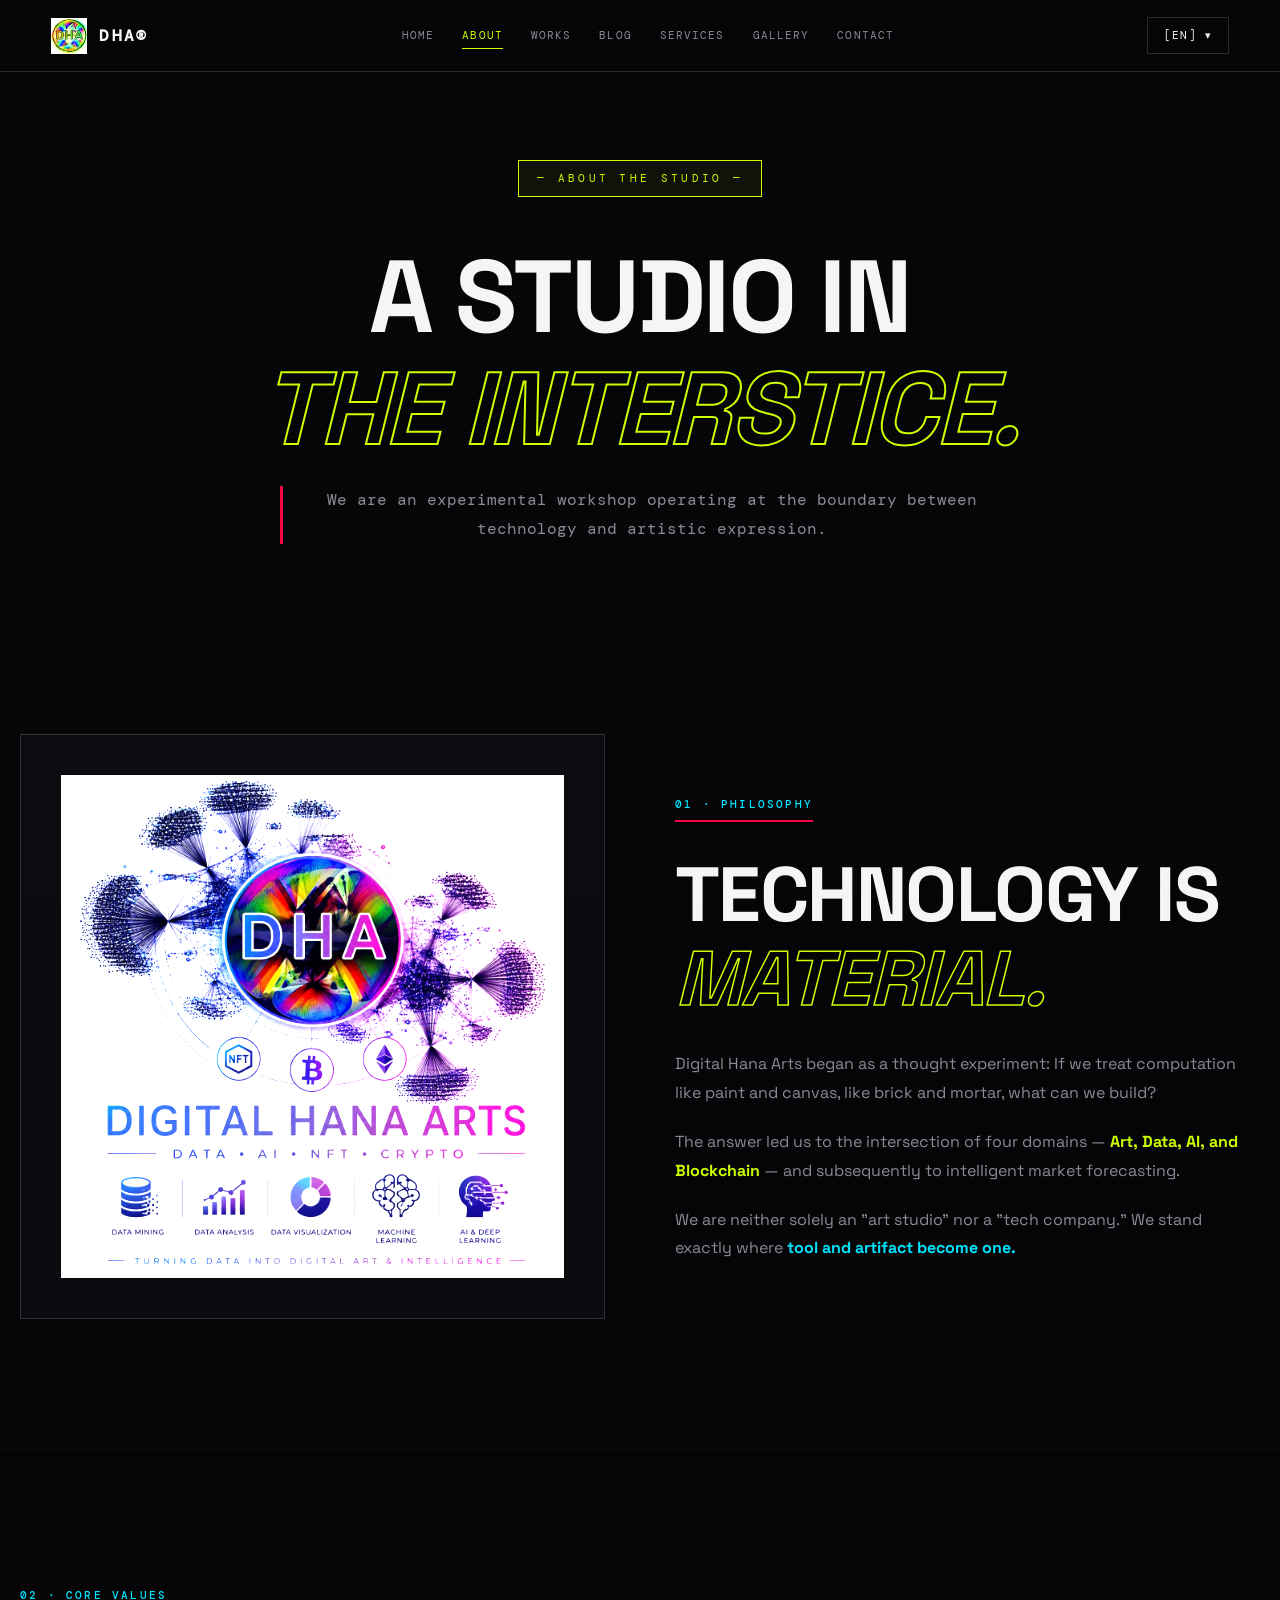
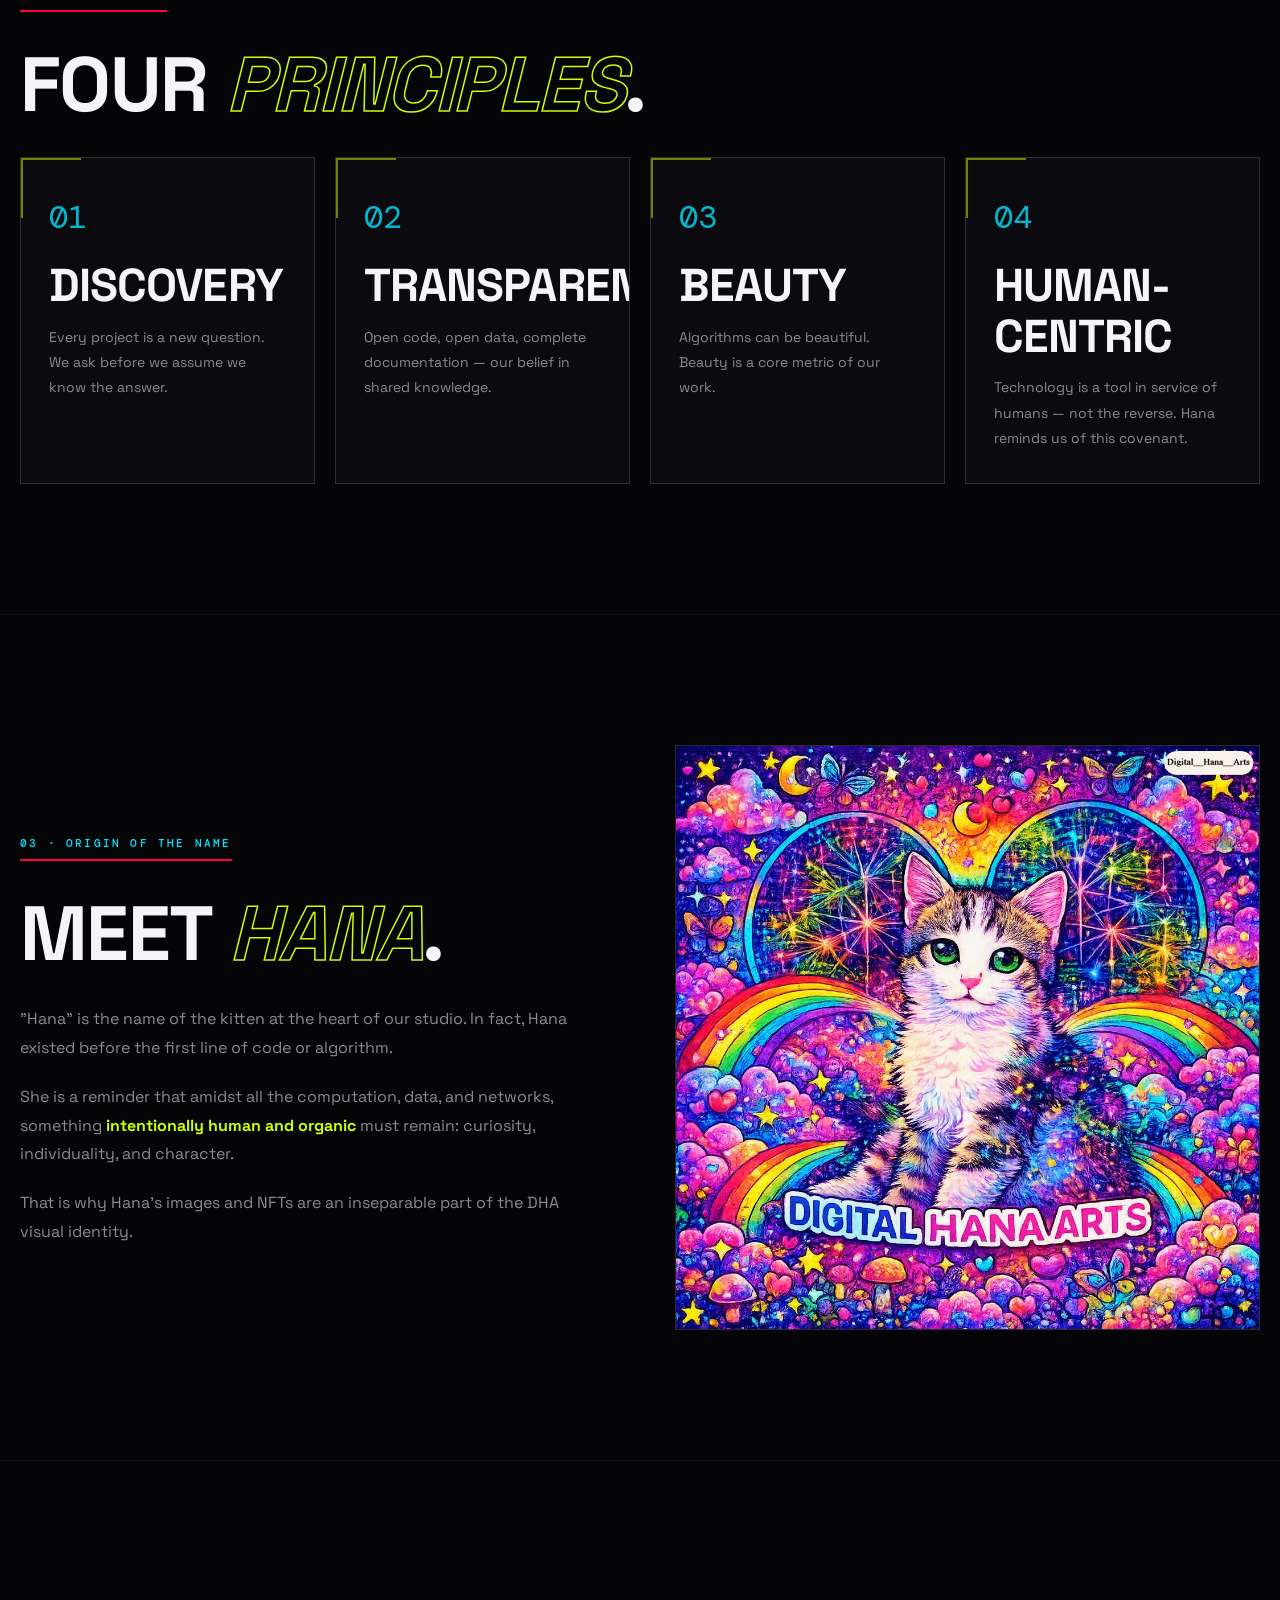
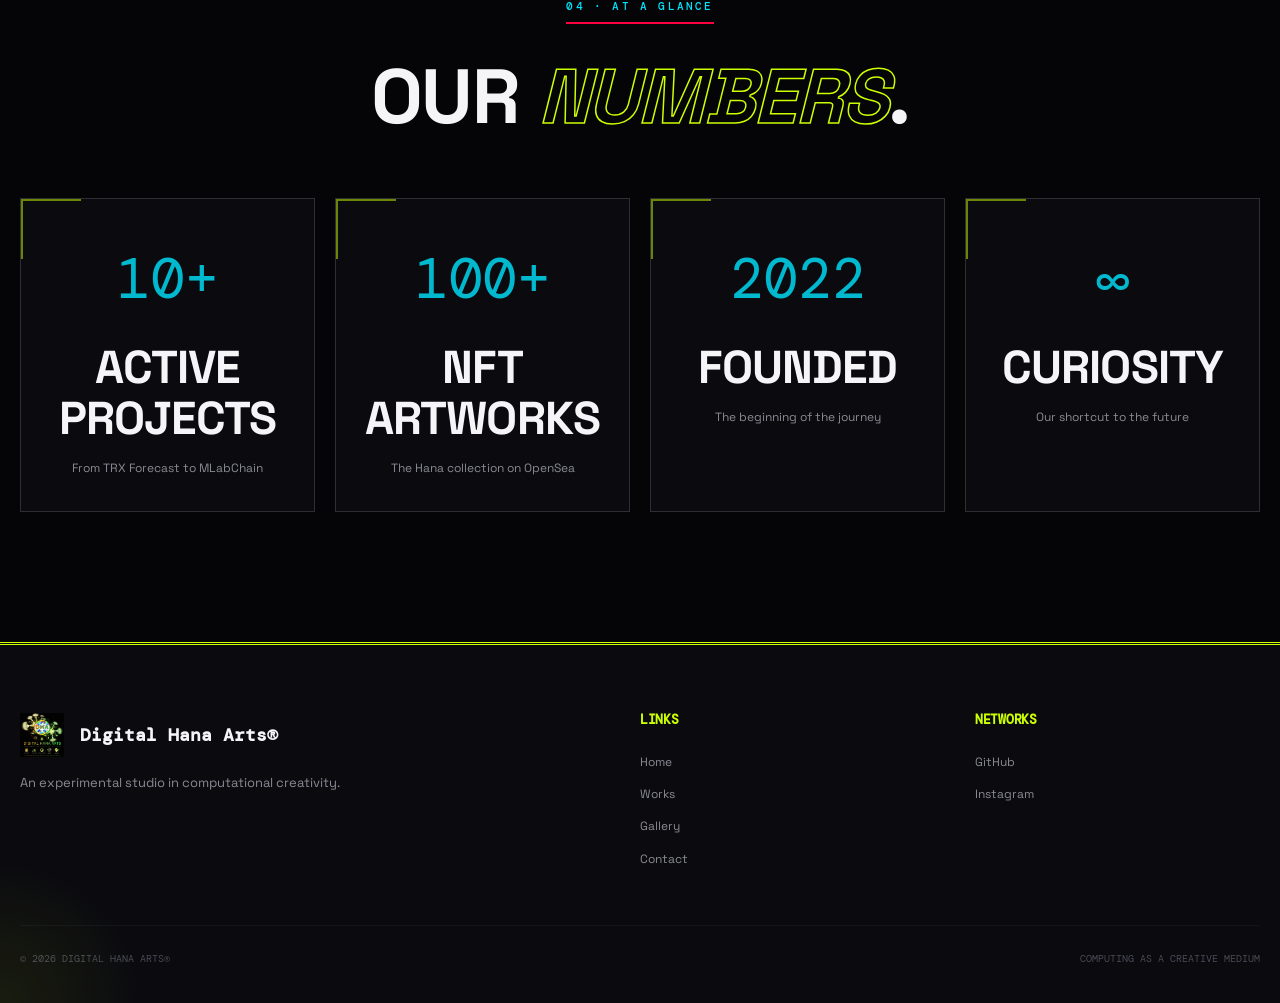
<file: about.html>
<!DOCTYPE html>
<html lang="en">
<head>
    <meta charset="UTF-8">
    <meta name="viewport" content="width=device-width, initial-scale=1.0">
    <meta name="description" content="About Digital Hana Arts® — Philosophy, values, and the story behind the studio.">
    <title>About · Digital Hana Arts®</title>
    <link rel="icon" type="image/png" href="assets/DHA_neon.jpg">
    <link rel="preconnect" href="https://fonts.googleapis.com">
    <link rel="preconnect" href="https://fonts.gstatic.com" crossorigin>
    <link href="https://fonts.googleapis.com/css2?family=Space+Grotesk:wght@400;500;600;700&family=Inter:wght@300;400;500;600;700&family=DM+Mono:wght@300;400;500&display=swap" rel="stylesheet">
    <link rel="stylesheet" href="css/style.css">
</head>
<body id="top">

    <header class="header">
        <a href="index.html" class="brand">
            <img src="assets/DHA_neon.jpg" alt="DHA">
            <span>DHA®</span>
        </a>
        <nav class="nav-links">
            <a href="index.html">Home</a>
            <a href="about.html" class="active">About</a>
            <a href="works.html">Works</a>
            <a href="blog.html">Blog</a>
            <a href="services.html">Services</a>
            <a href="gallery.html">Gallery</a>
            <a href="contact.html">Contact</a>
        </nav>
        <div style="display:flex; gap:12px; align-items:center;">
            <div class="lang-dropdown">
                <input type="checkbox" id="lang-input" class="lang-input">
                <label for="lang-input" class="lang-btn">[EN] ▾</label>
                <div class="lang-menu">
                    <a href="#" class="active">[English]</a>
					<a href="https://digitalhanaarts.github.io/dha-per/">[Persian]</a>
				
					<a href="https://digitalhanaarts.github.io/dha-cn/">[中文]</a>
				
					<a href="https://digitalhanaarts.github.io/dha-ru/">[Русский]</a>

					<a href="https://digitalhanaarts.github.io/dha-br/">[Português]</a>
				
					<a href="https://digitalhanaarts.github.io/dha-jp/">[日本語]</a>

					<a href="https://digitalhanaarts.github.io/dha-ko/">[조선어]</a>

					<a href="https://digitalhanaarts.github.io/dha-hi/">[हिन्दी]</a>
				
					<a href="https://digitalhanaarts.github.io/it_dha/">[Italiano]</a>

					<a href="https://digitalhanaarts.github.io/dha-es/">[Español]</a>
					
					<a href="https://dha-123f39.gitpage.ir/">[فارسی]</a>
					
					<a href="https://digitalhanaarts.github.io/dha_ar/">[العربية]</a>
				
					<a href="https://digitalhanaarts.github.io/dha-yi/">[ייִדיש]</a>

					<a href="https://alibavarchee.github.io/dha-homepage/">[DHA Home page]</a>
                </div>
            </div>
            <button class="menu-btn">☰</button>
        </div>
    </header>

    <div class="drawer-overlay"></div>
    <aside class="drawer">
        <button class="drawer-close">×</button>
        <a href="index.html">Home</a>
        <a href="about.html">About</a>
        <a href="works.html">Works</a>
        <a href="blog.html">Blog</a>
        <a href="services.html">Services</a>
        <a href="gallery.html">Gallery</a>
        <a href="contact.html">Contact</a>
    </aside>

    <main>
        <section class="hero" style="min-height:60vh; padding-top:160px;">
            <div class="container" style="text-align:center;">
                <span class="hero-label">— About the Studio —</span>
                <h1 style="font-size:clamp(2.4rem,8vw,6.5rem); margin:20px 0;">
                    <span style="display:block; color:var(--bone);">A studio in</span>
                    <span style="display:block; color:transparent; -webkit-text-stroke:2px var(--acid); font-style:italic;">the interstice.</span>
                </h1>
                <p style="max-width:720px; margin:0 auto; font-size:16px;">
                    We are an experimental workshop operating at the boundary between technology and artistic expression.
                </p>
            </div>
        </section>

        <section class="section reveal">
            <div class="container">
                <div style="display:grid; grid-template-columns:1fr 1fr; gap:70px; align-items:center;">
                    <div style="position:relative; min-height:500px; border:1px solid var(--border); overflow:hidden; background:var(--void-2);">
                        <img src="assets/DHA_logo.jpg" alt="DHA Network" style="width:100%; height:100%; object-fit:contain; padding:40px; filter:brightness(1.2);">
                    </div>
                    <div>
                        <span class="section-label">01 · Philosophy</span>
                        <h2 class="section-title">Technology is <span class="outline">material.</span></h2>
                        <p style="margin-bottom:20px;">Digital Hana Arts began as a thought experiment: If we treat computation like paint and canvas, like brick and mortar, what can we build?</p>
                        <p style="margin-bottom:20px;">The answer led us to the intersection of four domains — <strong style="color:var(--acid);">Art, Data, AI, and Blockchain</strong> — and subsequently to intelligent market forecasting.</p>
                        <p>We are neither solely an "art studio" nor a "tech company." We stand exactly where <strong style="color:var(--cyan);">tool and artifact become one.</strong></p>
                    </div>
                </div>
            </div>
        </section>

        <section class="section reveal">
            <div class="container">
                <span class="section-label">02 · Core Values</span>
                <h2 class="section-title">Four <span class="outline">Principles</span>.</h2>
                <div class="card-grid">
                    <div class="card">
                        <div class="card-num">01</div>
                        <h3>Discovery</h3>
                        <p>Every project is a new question. We ask before we assume we know the answer.</p>
                    </div>
                    <div class="card">
                        <div class="card-num">02</div>
                        <h3>Transparency</h3>
                        <p>Open code, open data, complete documentation — our belief in shared knowledge.</p>
                    </div>
                    <div class="card">
                        <div class="card-num">03</div>
                        <h3>Beauty</h3>
                        <p>Algorithms can be beautiful. Beauty is a core metric of our work.</p>
                    </div>
                    <div class="card">
                        <div class="card-num">04</div>
                        <h3>Human-Centric</h3>
                        <p>Technology is a tool in service of humans — not the reverse. Hana reminds us of this covenant.</p>
                    </div>
                </div>
            </div>
        </section>

        <section class="section reveal">
            <div class="container">
                <div style="display:grid; grid-template-columns:1fr 1fr; gap:70px; align-items:center;">
                    <div>
                        <span class="section-label">03 · Origin of the Name</span>
                        <h2 class="section-title">Meet <span class="outline">Hana</span>.</h2>
                        <p style="margin-bottom:20px;">"Hana" is the name of the kitten at the heart of our studio. In fact, Hana existed before the first line of code or algorithm.</p>
                        <p style="margin-bottom:20px;">She is a reminder that amidst all the computation, data, and networks, something <strong style="color:var(--acid);">intentionally human and organic</strong> must remain: curiosity, individuality, and character.</p>
                        <p>That is why Hana's images and NFTs are an inseparable part of the DHA visual identity.</p>
                    </div>
                    <div style="position:relative; min-height:500px; border:1px solid var(--border); overflow:hidden;">
                        <img src="assets/Hana_the_kitten.jpg" alt="Hana" style="width:100%; height:100%; object-fit:cover;">
                    </div>
                </div>
            </div>
        </section>

        <section class="section reveal" style="text-align:center; border-bottom:none;">
            <div class="container">
                <span class="section-label">04 · At a Glance</span>
                <h2 class="section-title">Our <span class="outline">Numbers</span>.</h2>
                <div style="display:grid; grid-template-columns:repeat(auto-fit,minmax(180px,1fr)); gap:20px; margin-top:60px;">
                    <div class="card" style="text-align:center;">
                        <div class="card-num" style="font-size:56px;">10+</div>
                        <h3>Active Projects</h3>
                        <p style="font-size:12px;">From TRX Forecast to MLabChain</p>
                    </div>
                    <div class="card" style="text-align:center;">
                        <div class="card-num" style="font-size:56px;">100+</div>
                        <h3>NFT Artworks</h3>
                        <p style="font-size:12px;">The Hana collection on OpenSea</p>
                    </div>
                    <div class="card" style="text-align:center;">
                        <div class="card-num" style="font-size:56px;">2022</div>
                        <h3>Founded</h3>
                        <p style="font-size:12px;">The beginning of the journey</p>
                    </div>
                    <div class="card" style="text-align:center;">
                        <div class="card-num" style="font-size:56px;">∞</div>
                        <h3>Curiosity</h3>
                        <p style="font-size:12px;">Our shortcut to the future</p>
                    </div>
                </div>
            </div>
        </section>
    </main>

    <footer class="footer">
        <div class="container">
            <div class="footer-grid">
                <div>
                    <div class="footer-brand">
                        <img src="assets/DHA_logo.jpg" alt="DHA">
                        <span>Digital Hana Arts®</span>
                    </div>
                    <p class="footer-desc">An experimental studio in computational creativity.</p>
                </div>
                <div class="footer-col">
                    <h4>Links</h4>
                    <a href="index.html">Home</a>
                    <a href="works.html">Works</a>
                    <a href="gallery.html">Gallery</a>
                    <a href="contact.html">Contact</a>
                </div>
                <div class="footer-col">
                    <h4>Networks</h4>
                    <a href="https://github.com/DigitalHanaArts" target="_blank" rel="noopener">GitHub</a>
                    <a href="http://instagram.com/hana.bavarchi" target="_blank" rel="noopener">Instagram</a>
                </div>
            </div>
            <div class="footer-bottom">
                <span>© 2026 Digital Hana Arts®</span>
                <span>Computing as a creative medium</span>
            </div>
        </div>
    </footer>

    <script src="js/main.js"></script>
</body>
</html>
</file>
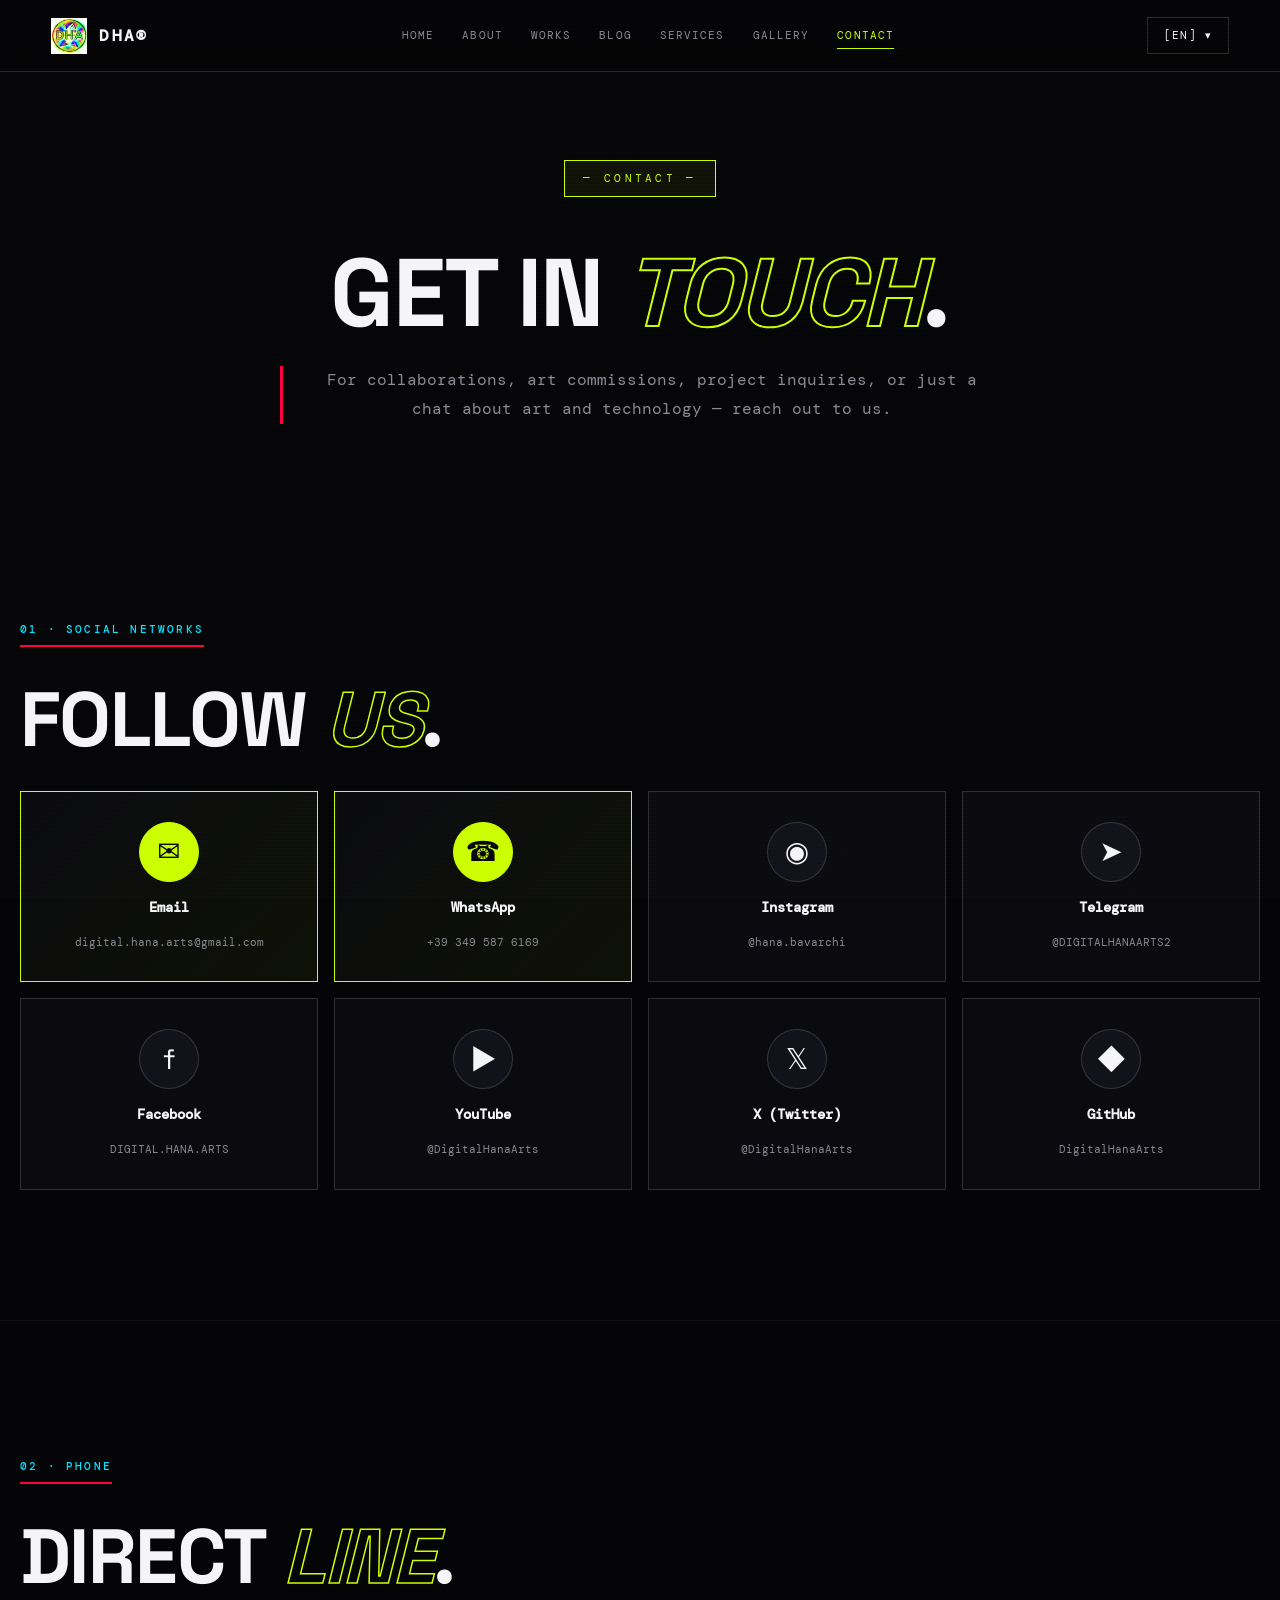
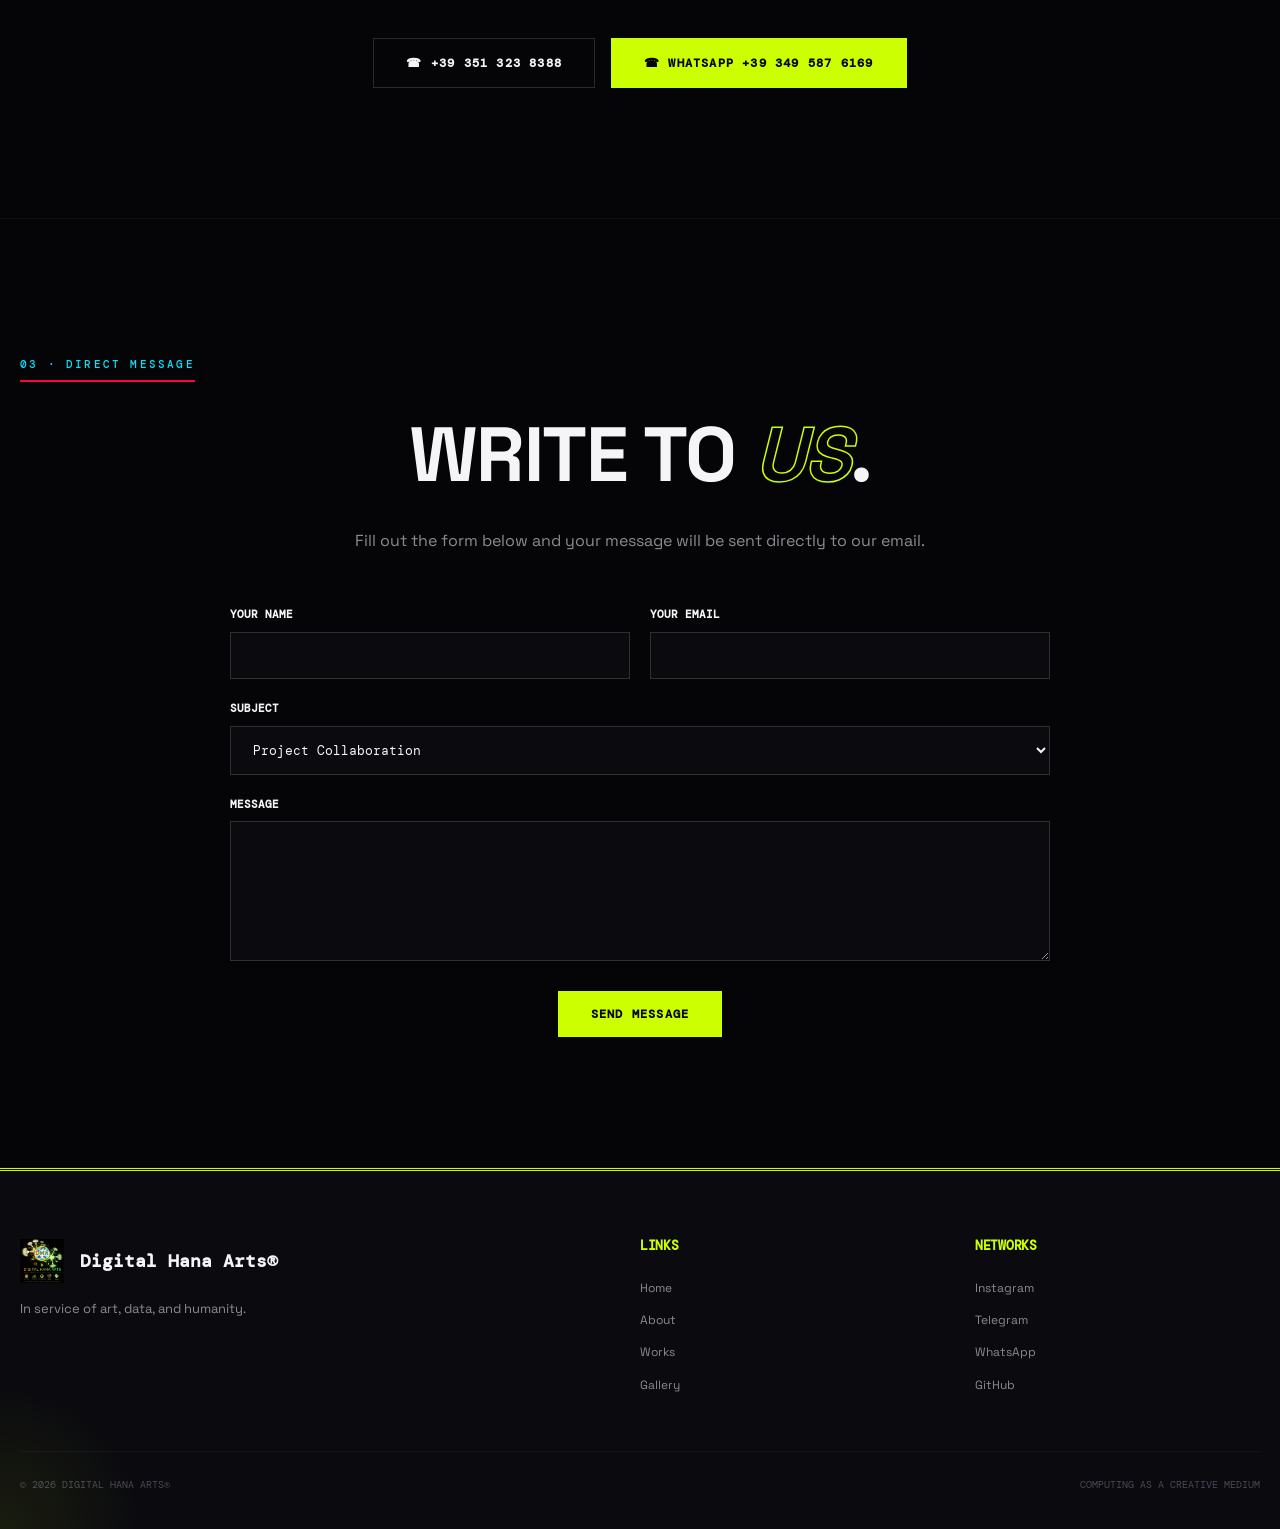
<file: contact.html>
<!DOCTYPE html>
<html lang="en">
<head>
    <meta charset="UTF-8">
    <meta name="viewport" content="width=device-width, initial-scale=1.0">
    <meta name="description" content="Contact Digital Hana Arts® — Email, Phone, WhatsApp, and Social Media.">
    <title>Contact · Digital Hana Arts®</title>
    <link rel="icon" type="image/png" href="assets/DHA_neon.jpg">
    <link rel="preconnect" href="https://fonts.googleapis.com">
    <link rel="preconnect" href="https://fonts.gstatic.com" crossorigin>
    <link href="https://fonts.googleapis.com/css2?family=Space+Grotesk:wght@400;500;600;700&family=Inter:wght@300;400;500;600;700&family=DM+Mono:wght@300;400;500&display=swap" rel="stylesheet">
    <link rel="stylesheet" href="css/style.css">
</head>
<body id="top">

    <header class="header">
        <a href="index.html" class="brand">
            <img src="assets/DHA_neon.jpg" alt="DHA">
            <span>DHA®</span>
        </a>
        <nav class="nav-links">
            <a href="index.html">Home</a>
            <a href="about.html">About</a>
            <a href="works.html">Works</a>
            <a href="blog.html">Blog</a>
            <a href="services.html">Services</a>
            <a href="gallery.html">Gallery</a>
            <a href="contact.html" class="active">Contact</a>
        </nav>
        <div style="display:flex; gap:12px; align-items:center;">
            <div class="lang-dropdown">
                <input type="checkbox" id="lang-input" class="lang-input">
                <label for="lang-input" class="lang-btn">[EN] ▾</label>
                <div class="lang-menu">
                    <a href="#" class="active">[English]</a>
					<a href="https://digitalhanaarts.github.io/dha-per/">[Persian]</a>
				
					<a href="https://digitalhanaarts.github.io/dha-cn/">[中文]</a>
				
					<a href="https://digitalhanaarts.github.io/dha-ru/">[Русский]</a>

					<a href="https://digitalhanaarts.github.io/dha-br/">[Português]</a>
				
					<a href="https://digitalhanaarts.github.io/dha-jp/">[日本語]</a>

					<a href="https://digitalhanaarts.github.io/dha-ko/">[조선어]</a>

					<a href="https://digitalhanaarts.github.io/dha-hi/">[हिन्दी]</a>
				
					<a href="https://digitalhanaarts.github.io/it_dha/">[Italiano]</a>

					<a href="https://digitalhanaarts.github.io/dha-es/">[Español]</a>
					
					<a href="https://dha-123f39.gitpage.ir/">[فارسی]</a>
					
					<a href="https://digitalhanaarts.github.io/dha_ar/">[العربية]</a>
				
					<a href="https://digitalhanaarts.github.io/dha-yi/">[ייִדיש]</a>

					<a href="https://alibavarchee.github.io/dha-homepage/">[DHA Home page]</a>
                </div>
            </div>
            <button class="menu-btn">☰</button>
        </div>
    </header>

    <div class="drawer-overlay"></div>
    <aside class="drawer">
        <button class="drawer-close">×</button>
        <a href="index.html">Home</a>
        <a href="about.html">About</a>
        <a href="works.html">Works</a>
        <a href="blog.html">Blog</a>
        <a href="services.html">Services</a>
        <a href="gallery.html">Gallery</a>
        <a href="contact.html">Contact</a>
    </aside>

    <main>
        <section class="hero" style="min-height:50vh; padding-top:160px;">
            <div class="container" style="text-align:center;">
                <span class="hero-label">— Contact —</span>
                <h1 style="font-size:clamp(2.4rem,8vw,6rem); margin:20px 0;">
                    <span style="display:block;">Get in <span style="color:transparent; -webkit-text-stroke:2px var(--acid); font-style:italic;">Touch</span>.</span>
                </h1>
                <p style="max-width:720px; margin:0 auto; font-size:16px;">
                    For collaborations, art commissions, project inquiries, or just a chat about art and technology — reach out to us.
                </p>
            </div>
        </section>

        <section class="section reveal">
            <div class="container">
                <span class="section-label">01 · Social Networks</span>
                <h2 class="section-title">Follow <span class="outline">Us</span>.</h2>

                <div class="contact-grid">
                    <a href="mailto:digital.hana.arts@gmail.com" class="contact-card gold">
                        <div class="contact-icon">✉</div>
                        <div class="contact-name">Email</div>
                        <div class="contact-value">digital.hana.arts@gmail.com</div>
                    </a>
                    <a href="https://wa.me/393495876169" target="_blank" rel="noopener" class="contact-card gold">
                        <div class="contact-icon">☎</div>
                        <div class="contact-name">WhatsApp</div>
                        <div class="contact-value">+39 349 587 6169</div>
                    </a>
                    <a href="http://instagram.com/hana.bavarchi" target="_blank" rel="noopener" class="contact-card">
                        <div class="contact-icon">◉</div>
                        <div class="contact-name">Instagram</div>
                        <div class="contact-value">@hana.bavarchi</div>
                    </a>
                    <a href="https://t.me/DIGITALHANAARTS2" target="_blank" rel="noopener" class="contact-card">
                        <div class="contact-icon">➤</div>
                        <div class="contact-name">Telegram</div>
                        <div class="contact-value">@DIGITALHANAARTS2</div>
                    </a>
                    <a href="https://www.facebook.com/DIGITAL.HANA.ARTS" target="_blank" rel="noopener" class="contact-card">
                        <div class="contact-icon">f</div>
                        <div class="contact-name">Facebook</div>
                        <div class="contact-value">DIGITAL.HANA.ARTS</div>
                    </a>
                    <a href="https://www.youtube.com/@DigitalHanaArts" target="_blank" rel="noopener" class="contact-card">
                        <div class="contact-icon">▶</div>
                        <div class="contact-name">YouTube</div>
                        <div class="contact-value">@DigitalHanaArts</div>
                    </a>
                    <a href="https://x.com/DigitalHanaArts" target="_blank" rel="noopener" class="contact-card">
                        <div class="contact-icon">𝕏</div>
                        <div class="contact-name">X (Twitter)</div>
                        <div class="contact-value">@DigitalHanaArts</div>
                    </a>
                    <a href="https://github.com/DigitalHanaArts" target="_blank" rel="noopener" class="contact-card">
                        <div class="contact-icon">◆</div>
                        <div class="contact-name">GitHub</div>
                        <div class="contact-value">DigitalHanaArts</div>
                    </a>
                </div>
            </div>
        </section>

        <section class="section reveal">
            <div class="container">
                <span class="section-label">02 · Phone</span>
                <h2 class="section-title">Direct <span class="outline">Line</span>.</h2>
                <div style="display:flex; flex-wrap:wrap; gap:16px; justify-content:center; margin-top:40px;">
                    <a href="tel:+393513238388" class="btn" style="direction:ltr;">☎ +39 351 323 8388</a>
                    <a href="https://wa.me/393495876169" target="_blank" rel="noopener" class="btn btn-primary" style="direction:ltr;">☎ WhatsApp +39 349 587 6169</a>
                </div>
            </div>
        </section>

        <section class="section reveal">
            <div class="container">
                <span class="section-label">03 · Direct Message</span>
                <h2 class="section-title" style="text-align:center;">Write to <span class="outline">Us</span>.</h2>
                <p style="text-align:center; max-width:600px; margin:0 auto 50px;">Fill out the form below and your message will be sent directly to our email.</p>

                <form class="form-grid" action="mailto:digital.hana.arts@gmail.com" method="post" enctype="text/plain">
                    <div class="form-field">
                        <label for="name">Your Name</label>
                        <input type="text" id="name" name="name" required>
                    </div>
                    <div class="form-field">
                        <label for="email">Your Email</label>
                        <input type="email" id="email" name="email" required>
                    </div>
                    <div class="form-field full">
                        <label for="subject">Subject</label>
                        <select id="subject" name="subject">
                            <option>Project Collaboration</option>
                            <option>Art Commission</option>
                            <option>Inquiry about a project</option>
                            <option>Other</option>
                        </select>
                    </div>
                    <div class="form-field full">
                        <label for="message">Message</label>
                        <textarea id="message" name="message" required></textarea>
                    </div>
                    <div class="form-submit">
                        <button type="submit" class="btn btn-primary">Send Message</button>
                    </div>
                </form>
            </div>
        </section>
    </main>

    <footer class="footer">
        <div class="container">
            <div class="footer-grid">
                <div>
                    <div class="footer-brand">
                        <img src="assets/DHA_logo.jpg" alt="DHA">
                        <span>Digital Hana Arts®</span>
                    </div>
                    <p class="footer-desc">In service of art, data, and humanity.</p>
                </div>
                <div class="footer-col">
                    <h4>Links</h4>
                    <a href="index.html">Home</a>
                    <a href="about.html">About</a>
                    <a href="works.html">Works</a>
                    <a href="gallery.html">Gallery</a>
                </div>
                <div class="footer-col">
                    <h4>Networks</h4>
                    <a href="http://instagram.com/hana.bavarchi" target="_blank" rel="noopener">Instagram</a>
                    <a href="https://t.me/DIGITALHANAARTS2" target="_blank" rel="noopener">Telegram</a>
                    <a href="https://wa.me/393495876169" target="_blank" rel="noopener">WhatsApp</a>
                    <a href="https://github.com/DigitalHanaArts" target="_blank" rel="noopener">GitHub</a>
                </div>
            </div>
            <div class="footer-bottom">
                <span>© 2026 Digital Hana Arts®</span>
                <span>Computing as a creative medium</span>
            </div>
        </div>
    </footer>

    <script src="js/main.js"></script>
</body>
</html>
</file>
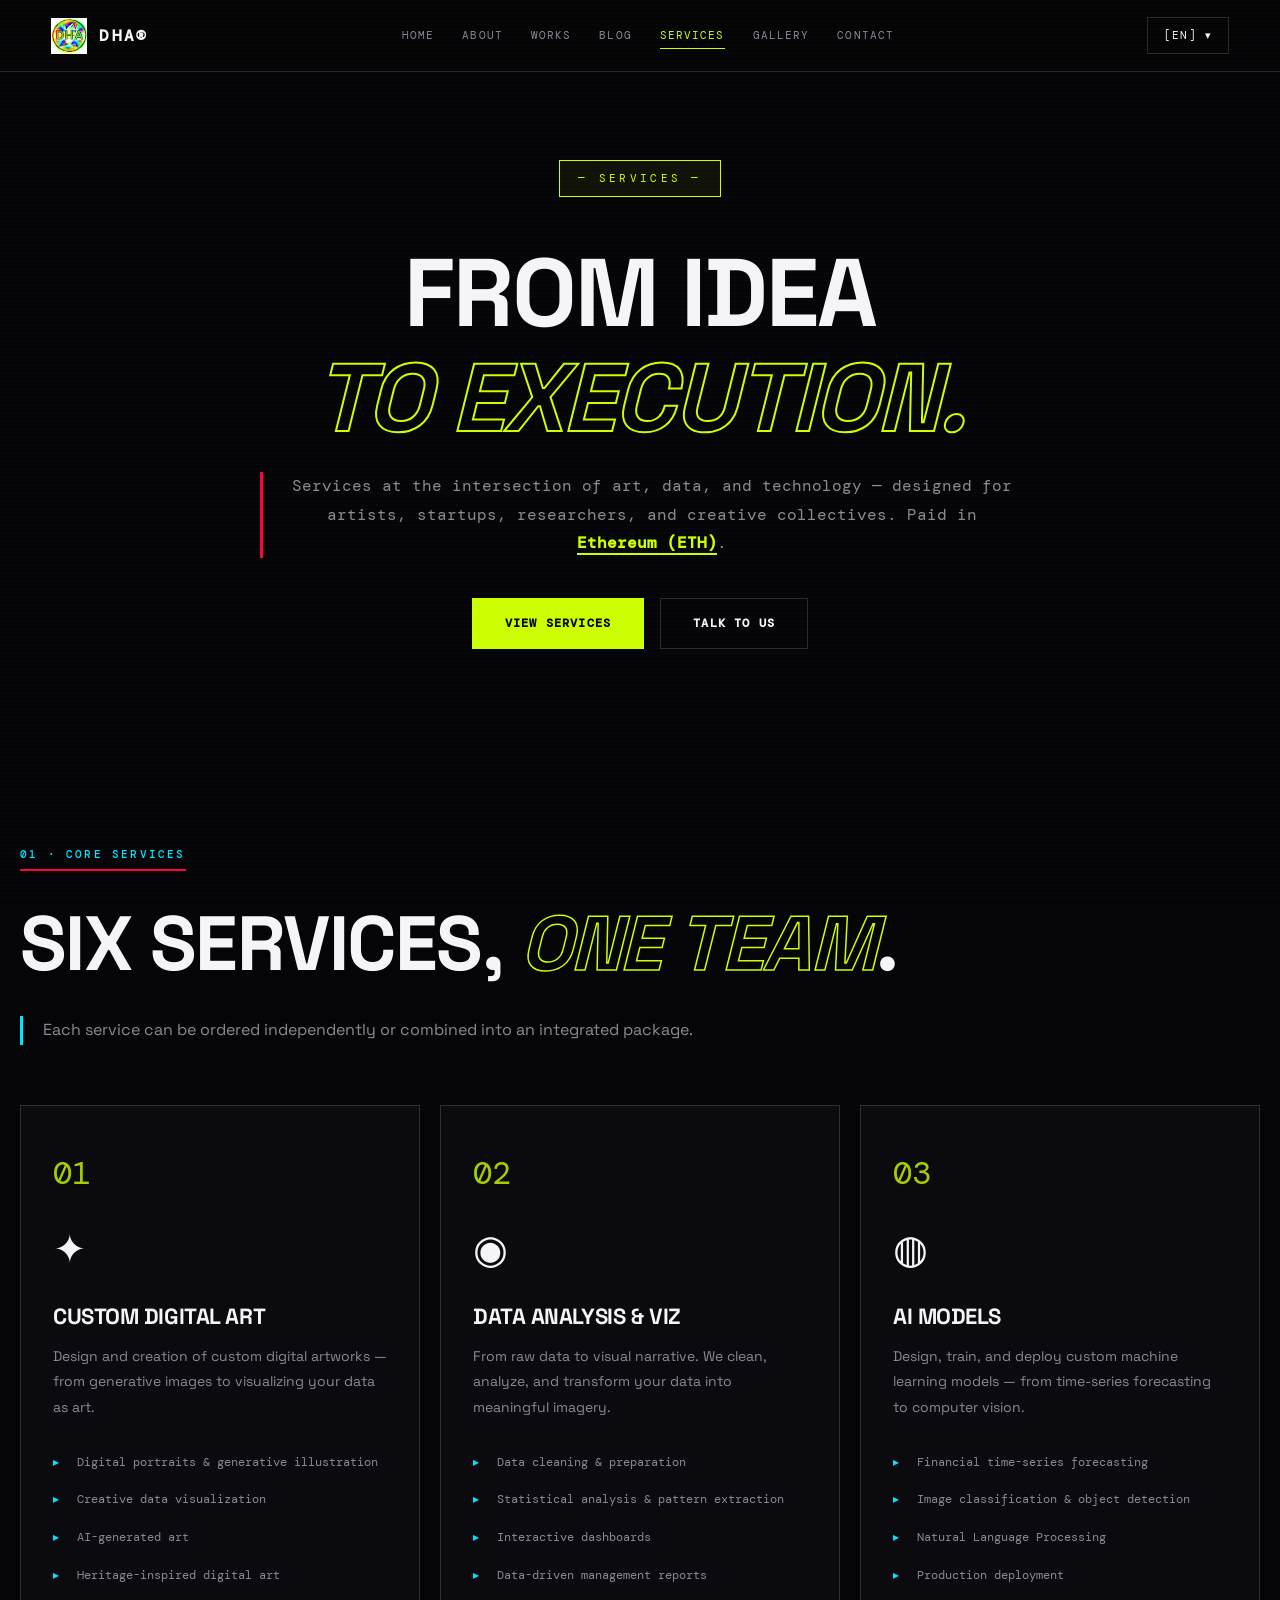
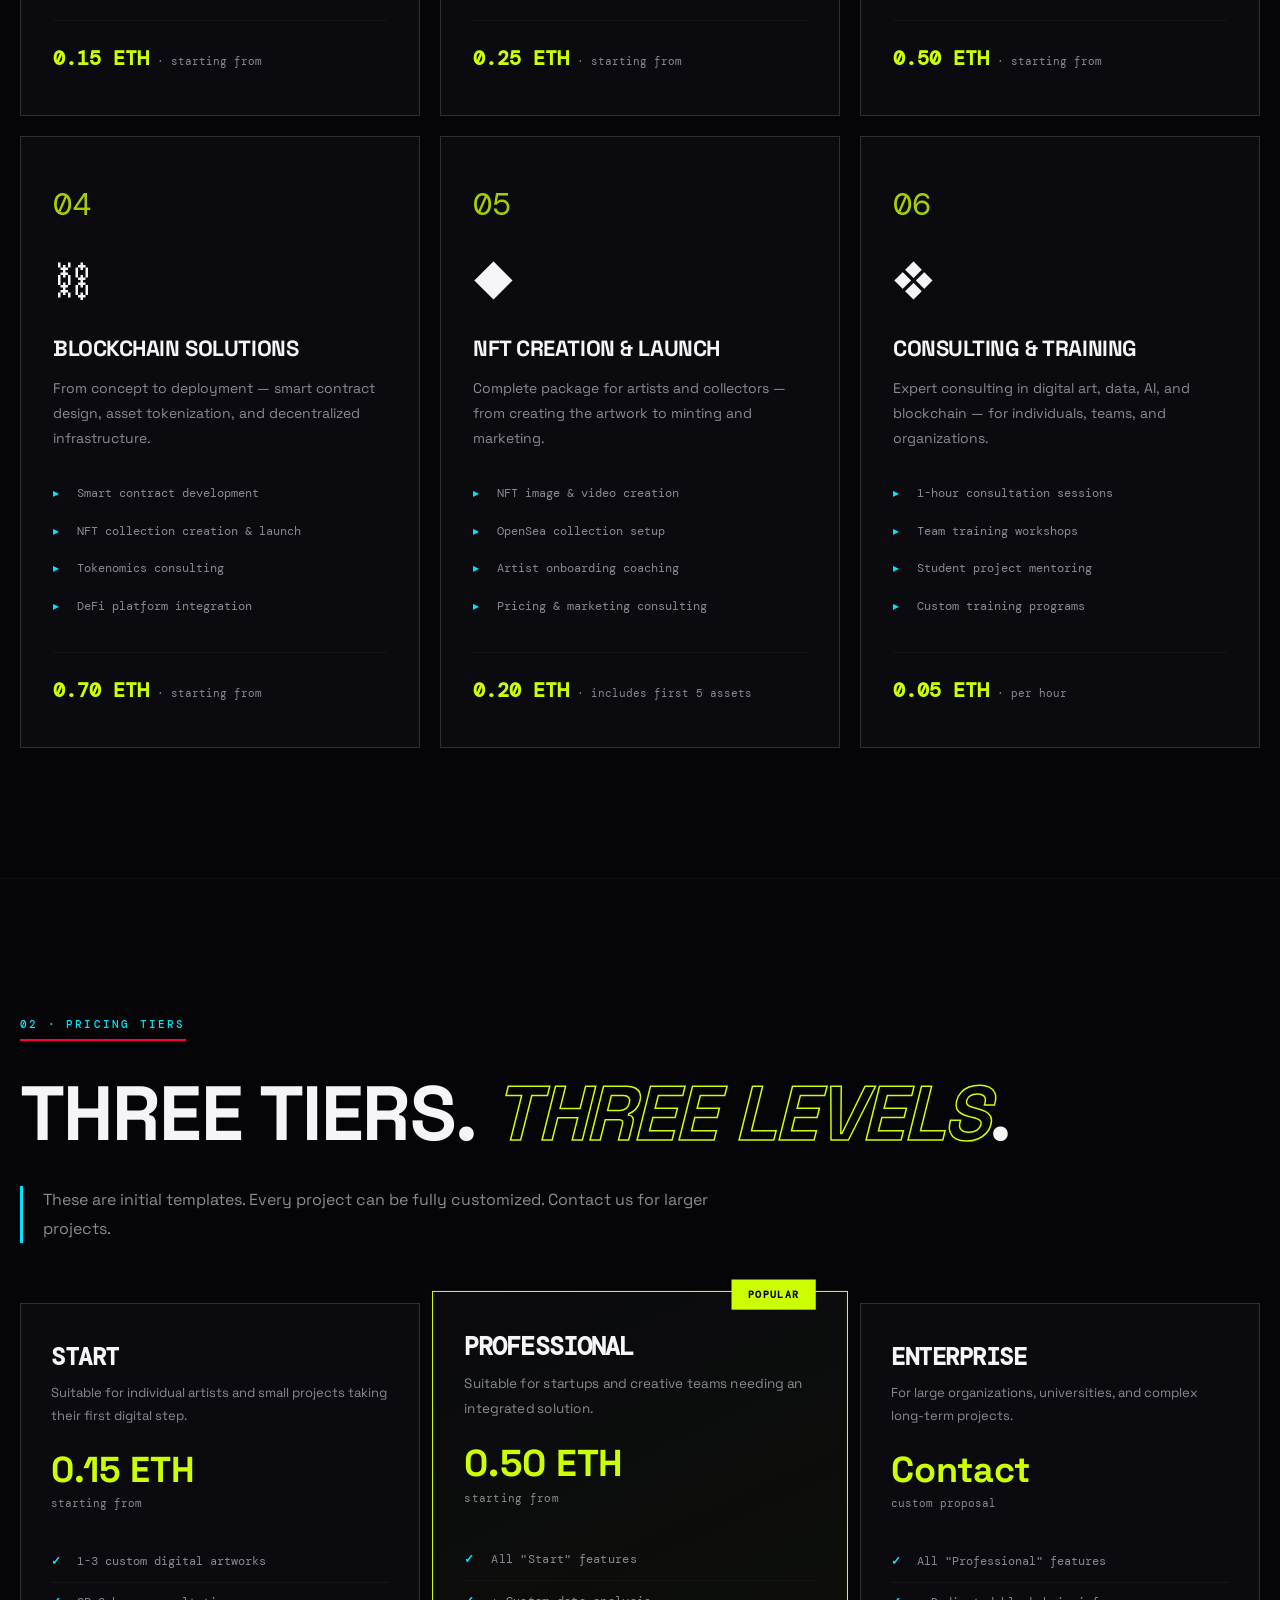
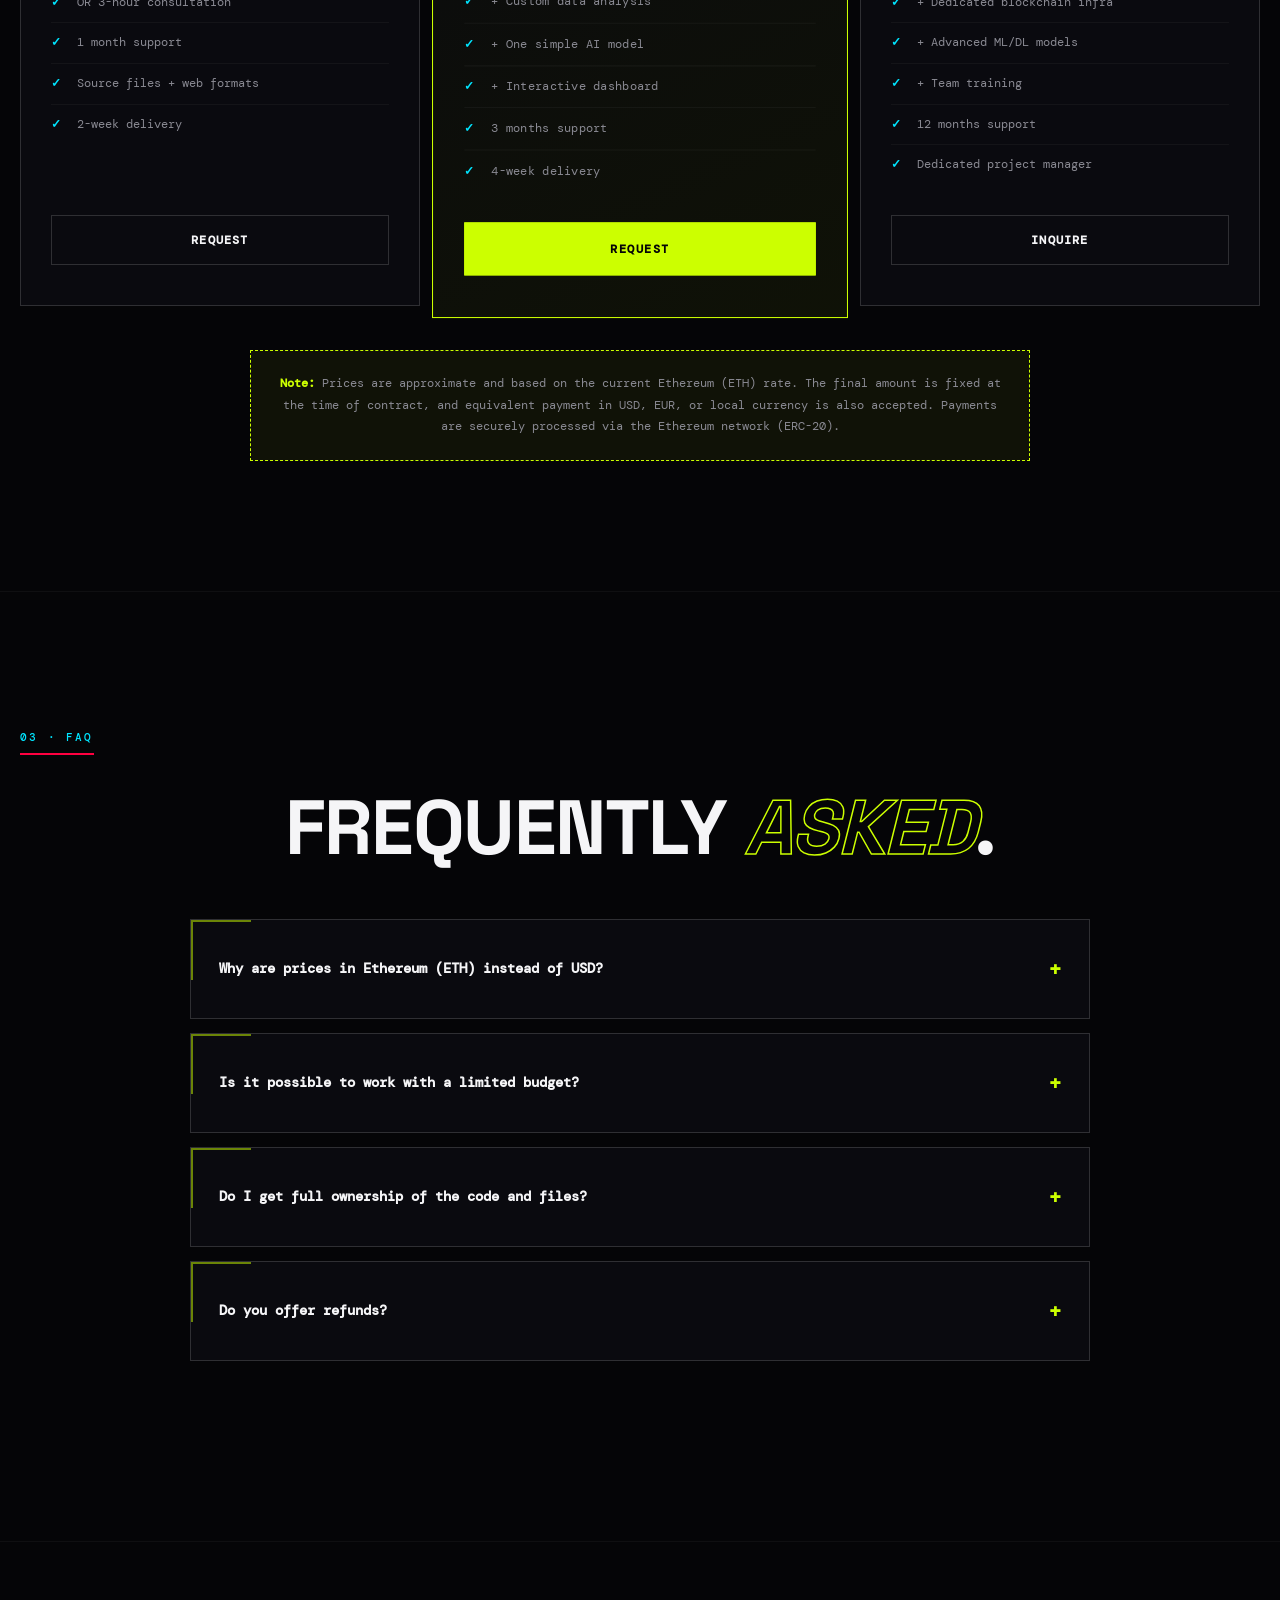
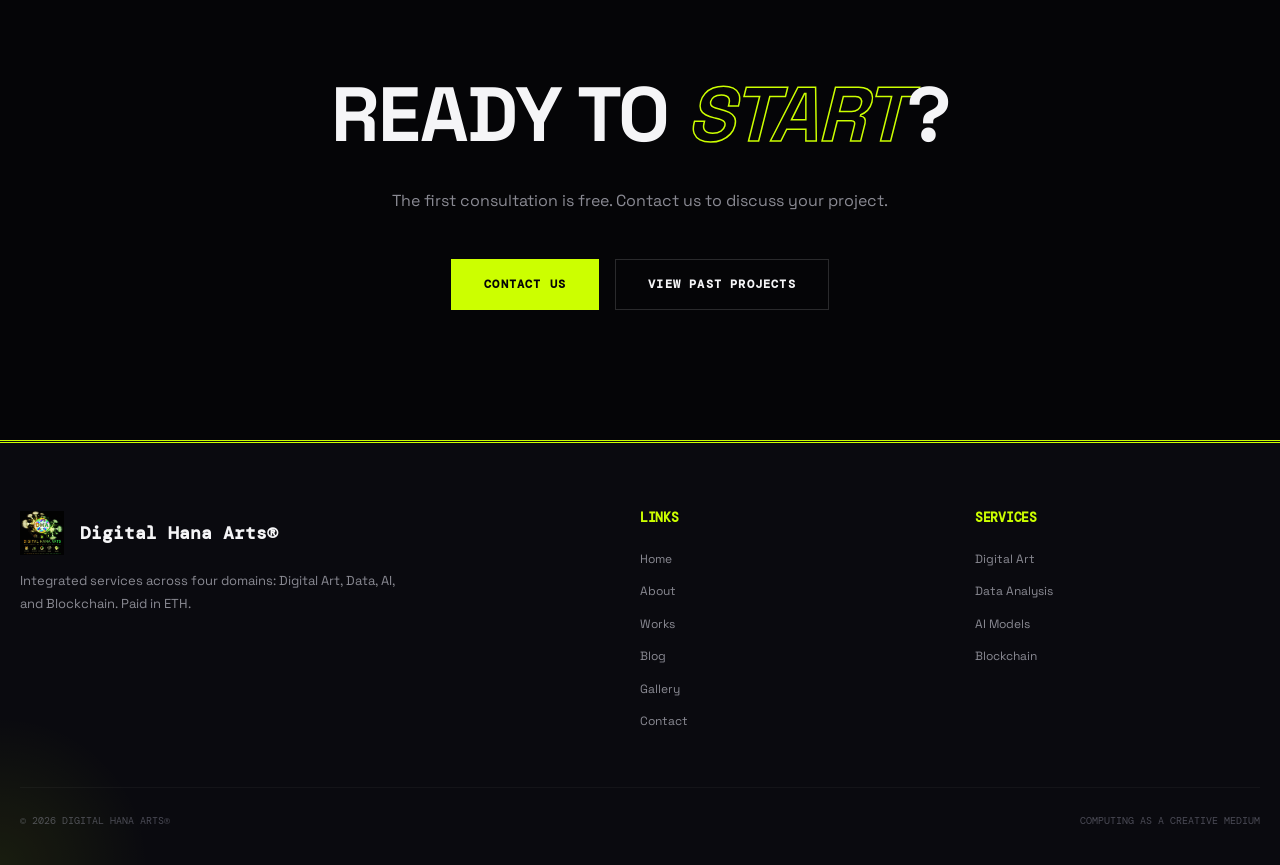
<file: services.html>
<!DOCTYPE html>
<html lang="en">
<head>
    <meta charset="UTF-8">
    <meta name="viewport" content="width=device-width, initial-scale=1.0">
    <meta name="description" content="Digital Hana Arts Services — Custom art, data analysis, AI models, blockchain, NFTs, and consulting. Paid in ETH.">
    <title>Services · Digital Hana Arts®</title>
    <link rel="icon" type="image/png" href="assets/DHA_neon.jpg">
    <link rel="preconnect" href="https://fonts.googleapis.com">
    <link rel="preconnect" href="https://fonts.gstatic.com" crossorigin>
    <link href="https://fonts.googleapis.com/css2?family=Space+Grotesk:wght@400;500;600;700&family=Inter:wght@300;400;500;600;700&family=DM+Mono:wght@300;400;500&display=swap" rel="stylesheet">
    <link rel="stylesheet" href="css/style.css">
</head>
<body id="top">

    <header class="header">
        <a href="index.html" class="brand">
            <img src="assets/DHA_neon.jpg" alt="DHA">
            <span>DHA®</span>
        </a>
        <nav class="nav-links">
            <a href="index.html">Home</a>
            <a href="about.html">About</a>
            <a href="works.html">Works</a>
            <a href="blog.html">Blog</a>
            <a href="services.html" class="active">Services</a>
            <a href="gallery.html">Gallery</a>
            <a href="contact.html">Contact</a>
        </nav>
        <div style="display:flex; gap:12px; align-items:center;">
            <div class="lang-dropdown">
                <input type="checkbox" id="lang-input" class="lang-input">
                <label for="lang-input" class="lang-btn">[EN] ▾</label>
                <div class="lang-menu">
                    <a href="#" class="active">[English]</a>
					<a href="https://digitalhanaarts.github.io/dha-per/">[Persian]</a>
				
					<a href="https://digitalhanaarts.github.io/dha-cn/">[中文]</a>
				
					<a href="https://digitalhanaarts.github.io/dha-ru/">[Русский]</a>

					<a href="https://digitalhanaarts.github.io/dha-br/">[Português]</a>
				
					<a href="https://digitalhanaarts.github.io/dha-jp/">[日本語]</a>

					<a href="https://digitalhanaarts.github.io/dha-ko/">[조선어]</a>

					<a href="https://digitalhanaarts.github.io/dha-hi/">[हिन्दी]</a>
				
					<a href="https://digitalhanaarts.github.io/it_dha/">[Italiano]</a>

					<a href="https://digitalhanaarts.github.io/dha-es/">[Español]</a>
					
					<a href="https://dha-123f39.gitpage.ir/">[فارسی]</a>
					
					<a href="https://digitalhanaarts.github.io/dha_ar/">[العربية]</a>
				
					<a href="https://digitalhanaarts.github.io/dha-yi/">[ייִדיש]</a>

					<a href="https://alibavarchee.github.io/dha-homepage/">[DHA Home page]</a>
                </div>
            </div>
            <button class="menu-btn">☰</button>
        </div>
    </header>

    <div class="drawer-overlay"></div>
    <aside class="drawer">
        <button class="drawer-close">×</button>
        <a href="index.html">Home</a>
        <a href="about.html">About</a>
        <a href="works.html">Works</a>
        <a href="blog.html">Blog</a>
        <a href="services.html">Services</a>
        <a href="gallery.html">Gallery</a>
        <a href="contact.html">Contact</a>
    </aside>

    <main>
        <section class="hero" style="min-height:60vh; padding-top:160px;">
            <div class="container" style="text-align:center;">
                <span class="hero-label">— Services —</span>
                <h1 style="font-size:clamp(2.4rem,8vw,6rem); margin:20px 0;">
                    <span style="display:block;">From Idea</span>
                    <span style="display:block; color:transparent; -webkit-text-stroke:2px var(--acid); font-style:italic;">to Execution.</span>
                </h1>
                <p style="max-width:760px; margin:0 auto; font-size:16px;">
                    Services at the intersection of art, data, and technology — designed for artists, startups, researchers, and creative collectives. Paid in <strong style="color:var(--acid);">Ethereum (ETH)</strong>.
                </p>
                <div class="hero-actions" style="justify-content:center; margin-top:40px;">
                    <a href="#main-services" class="btn btn-primary">View Services</a>
                    <a href="contact.html" class="btn">Talk to Us</a>
                </div>
            </div>
        </section>

        <section class="section reveal" id="main-services">
            <div class="container">
                <span class="section-label">01 · Core Services</span>
                <h2 class="section-title">Six Services, <span class="outline">One Team</span>.</h2>
                <p class="section-intro">Each service can be ordered independently or combined into an integrated package.</p>

                <div class="service-grid">
                    <article class="service">
                        <div class="service-num">01</div>
                        <div class="service-icon">✦</div>
                        <h3>Custom Digital Art</h3>
                        <p>Design and creation of custom digital artworks — from generative images to visualizing your data as art.</p>
                        <ul class="service-list">
                            <li>Digital portraits & generative illustration</li>
                            <li>Creative data visualization</li>
                            <li>AI-generated art</li>
                            <li>Heritage-inspired digital art</li>
                        </ul>
                        <div class="service-price">
                            <span class="amount">0.15 ETH</span>
                            <span class="note">· starting from</span>
                        </div>
                    </article>

                    <article class="service">
                        <div class="service-num">02</div>
                        <div class="service-icon">◉</div>
                        <h3>Data Analysis & Viz</h3>
                        <p>From raw data to visual narrative. We clean, analyze, and transform your data into meaningful imagery.</p>
                        <ul class="service-list">
                            <li>Data cleaning & preparation</li>
                            <li>Statistical analysis & pattern extraction</li>
                            <li>Interactive dashboards</li>
                            <li>Data-driven management reports</li>
                        </ul>
                        <div class="service-price">
                            <span class="amount">0.25 ETH</span>
                            <span class="note">· starting from</span>
                        </div>
                    </article>

                    <article class="service">
                        <div class="service-num">03</div>
                        <div class="service-icon">◍</div>
                        <h3>AI Models</h3>
                        <p>Design, train, and deploy custom machine learning models — from time-series forecasting to computer vision.</p>
                        <ul class="service-list">
                            <li>Financial time-series forecasting</li>
                            <li>Image classification & object detection</li>
                            <li>Natural Language Processing</li>
                            <li>Production deployment</li>
                        </ul>
                        <div class="service-price">
                            <span class="amount">0.50 ETH</span>
                            <span class="note">· starting from</span>
                        </div>
                    </article>

                    <article class="service">
                        <div class="service-num">04</div>
                        <div class="service-icon">⛓</div>
                        <h3>Blockchain Solutions</h3>
                        <p>From concept to deployment — smart contract design, asset tokenization, and decentralized infrastructure.</p>
                        <ul class="service-list">
                            <li>Smart contract development</li>
                            <li>NFT collection creation & launch</li>
                            <li>Tokenomics consulting</li>
                            <li>DeFi platform integration</li>
                        </ul>
                        <div class="service-price">
                            <span class="amount">0.70 ETH</span>
                            <span class="note">· starting from</span>
                        </div>
                    </article>

                    <article class="service">
                        <div class="service-num">05</div>
                        <div class="service-icon">◆</div>
                        <h3>NFT Creation & Launch</h3>
                        <p>Complete package for artists and collectors — from creating the artwork to minting and marketing.</p>
                        <ul class="service-list">
                            <li>NFT image & video creation</li>
                            <li>OpenSea collection setup</li>
                            <li>Artist onboarding coaching</li>
                            <li>Pricing & marketing consulting</li>
                        </ul>
                        <div class="service-price">
                            <span class="amount">0.20 ETH</span>
                            <span class="note">· includes first 5 assets</span>
                        </div>
                    </article>

                    <article class="service">
                        <div class="service-num">06</div>
                        <div class="service-icon">❖</div>
                        <h3>Consulting & Training</h3>
                        <p>Expert consulting in digital art, data, AI, and blockchain — for individuals, teams, and organizations.</p>
                        <ul class="service-list">
                            <li>1-hour consultation sessions</li>
                            <li>Team training workshops</li>
                            <li>Student project mentoring</li>
                            <li>Custom training programs</li>
                        </ul>
                        <div class="service-price">
                            <span class="amount">0.05 ETH</span>
                            <span class="note">· per hour</span>
                        </div>
                    </article>
                </div>
            </div>
        </section>

        <section class="section reveal">
            <div class="container">
                <span class="section-label">02 · Pricing Tiers</span>
                <h2 class="section-title">Three Tiers. <span class="outline">Three Levels</span>.</h2>
                <p class="section-intro">These are initial templates. Every project can be fully customized. Contact us for larger projects.</p>

                <div class="pricing-grid">
                    <article class="pricing-card">
                        <h3 class="pricing-name">Start</h3>
                        <p class="pricing-desc">Suitable for individual artists and small projects taking their first digital step.</p>
                        <div class="pricing-price">0.15 ETH</div>
                        <div class="pricing-unit">starting from</div>
                        <ul class="pricing-features">
                            <li>1-3 custom digital artworks</li>
                            <li>OR 3-hour consultation</li>
                            <li>1 month support</li>
                            <li>Source files + web formats</li>
                            <li>2-week delivery</li>
                        </ul>
                        <a href="contact.html" class="btn">Request</a>
                    </article>

                    <article class="pricing-card featured">
                        <h3 class="pricing-name">Professional</h3>
                        <p class="pricing-desc">Suitable for startups and creative teams needing an integrated solution.</p>
                        <div class="pricing-price">0.50 ETH</div>
                        <div class="pricing-unit">starting from</div>
                        <ul class="pricing-features">
                            <li>All "Start" features</li>
                            <li>+ Custom data analysis</li>
                            <li>+ One simple AI model</li>
                            <li>+ Interactive dashboard</li>
                            <li>3 months support</li>
                            <li>4-week delivery</li>
                        </ul>
                        <a href="contact.html" class="btn btn-primary">Request</a>
                    </article>

                    <article class="pricing-card">
                        <h3 class="pricing-name">Enterprise</h3>
                        <p class="pricing-desc">For large organizations, universities, and complex long-term projects.</p>
                        <div class="pricing-price">Contact</div>
                        <div class="pricing-unit">custom proposal</div>
                        <ul class="pricing-features">
                            <li>All "Professional" features</li>
                            <li>+ Dedicated blockchain infra</li>
                            <li>+ Advanced ML/DL models</li>
                            <li>+ Team training</li>
                            <li>12 months support</li>
                            <li>Dedicated project manager</li>
                        </ul>
                        <a href="contact.html" class="btn">Inquire</a>
                    </article>
                </div>

                <div style="margin-top:44px; padding:22px 26px; border:1px dashed var(--acid); background:rgba(204,255,0,.05); font-family:'DM Mono',monospace; font-size:12px; line-height:1.8; color:var(--ash); max-width:780px; margin-inline:auto; text-align:center;">
                    <strong style="color:var(--acid);">Note:</strong> Prices are approximate and based on the current Ethereum (ETH) rate. The final amount is fixed at the time of contract, and equivalent payment in USD, EUR, or local currency is also accepted. Payments are securely processed via the Ethereum network (ERC-20).
                </div>
            </div>
        </section>

        <section class="section reveal">
            <div class="container">
                <span class="section-label">03 · FAQ</span>
                <h2 class="section-title" style="text-align:center;">Frequently <span class="outline">Asked</span>.</h2>
                
                <div style="max-width:900px; margin:50px auto;">
                    <details class="card" style="margin-bottom:14px; cursor:pointer;">
                        <summary style="font-family:'DM Mono',monospace; font-size:14px; font-weight:600; color:var(--bone); list-style:none; display:flex; justify-content:space-between; align-items:center;">
                            Why are prices in Ethereum (ETH) instead of USD?
                            <span style="color:var(--acid); font-size:20px;">+</span>
                        </summary>
                        <p style="margin-top:16px; font-size:13px;">Ethereum is the native currency of the blockchain we work on (smart contracts, NFTs, decentralized infrastructure). Using ETH allows us to collaborate in a shared financial language, without traditional banking intermediaries, and with lower fees.</p>
                    </details>
                    
                    <details class="card" style="margin-bottom:14px; cursor:pointer;">
                        <summary style="font-family:'DM Mono',monospace; font-size:14px; font-weight:600; color:var(--bone); list-style:none; display:flex; justify-content:space-between; align-items:center;">
                            Is it possible to work with a limited budget?
                            <span style="color:var(--acid); font-size:20px;">+</span>
                        </summary>
                        <p style="margin-top:16px; font-size:13px;">Yes. We offer lighter packages for artists, students, and small projects. We also offer milestone payments and revenue-sharing collaborations for specific projects.</p>
                    </details>

                    <details class="card" style="margin-bottom:14px; cursor:pointer;">
                        <summary style="font-family:'DM Mono',monospace; font-size:14px; font-weight:600; color:var(--bone); list-style:none; display:flex; justify-content:space-between; align-items:center;">
                            Do I get full ownership of the code and files?
                            <span style="color:var(--acid); font-size:20px;">+</span>
                        </summary>
                        <p style="margin-top:16px; font-size:13px;">Yes. In all packages, you receive full ownership of all code, files, and digital assets, along with complete documentation.</p>
                    </details>

                    <details class="card" style="margin-bottom:14px; cursor:pointer;">
                        <summary style="font-family:'DM Mono',monospace; font-size:14px; font-weight:600; color:var(--bone); list-style:none; display:flex; justify-content:space-between; align-items:center;">
                            Do you offer refunds?
                            <span style="color:var(--acid); font-size:20px;">+</span>
                        </summary>
                        <p style="margin-top:16px; font-size:13px;">For custom art projects (digital paintings, NFTs), due to their personalized nature, refunds are not available. For consulting and technical projects, if you are not satisfied after the first milestone, the full amount is refunded.</p>
                    </details>
                </div>
            </div>
        </section>

        <section class="section reveal" style="text-align:center; border-bottom:none;">
            <div class="container">
                <h2 class="section-title">Ready to <span class="outline">Start</span>?</h2>
                <p style="max-width:640px; margin:0 auto 44px; font-size:16px;">The first consultation is free. Contact us to discuss your project.</p>
                <div class="hero-actions" style="justify-content:center;">
                    <a href="contact.html" class="btn btn-primary">Contact Us</a>
                    <a href="works.html" class="btn">View Past Projects</a>
                </div>
            </div>
        </section>
    </main>

    <footer class="footer">
        <div class="container">
            <div class="footer-grid">
                <div>
                    <div class="footer-brand">
                        <img src="assets/DHA_logo.jpg" alt="DHA">
                        <span>Digital Hana Arts®</span>
                    </div>
                    <p class="footer-desc">Integrated services across four domains: Digital Art, Data, AI, and Blockchain. Paid in ETH.</p>
                </div>
                <div class="footer-col">
                    <h4>Links</h4>
                    <a href="index.html">Home</a>
                    <a href="about.html">About</a>
                    <a href="works.html">Works</a>
                    <a href="blog.html">Blog</a>
                    <a href="gallery.html">Gallery</a>
                    <a href="contact.html">Contact</a>
                </div>
                <div class="footer-col">
                    <h4>Services</h4>
                    <a href="#main-services">Digital Art</a>
                    <a href="#main-services">Data Analysis</a>
                    <a href="#main-services">AI Models</a>
                    <a href="#main-services">Blockchain</a>
                </div>
            </div>
            <div class="footer-bottom">
                <span>© 2026 Digital Hana Arts®</span>
                <span>Computing as a creative medium</span>
            </div>
        </div>
    </footer>

    <script src="js/main.js"></script>
</body>
</html>
</file>
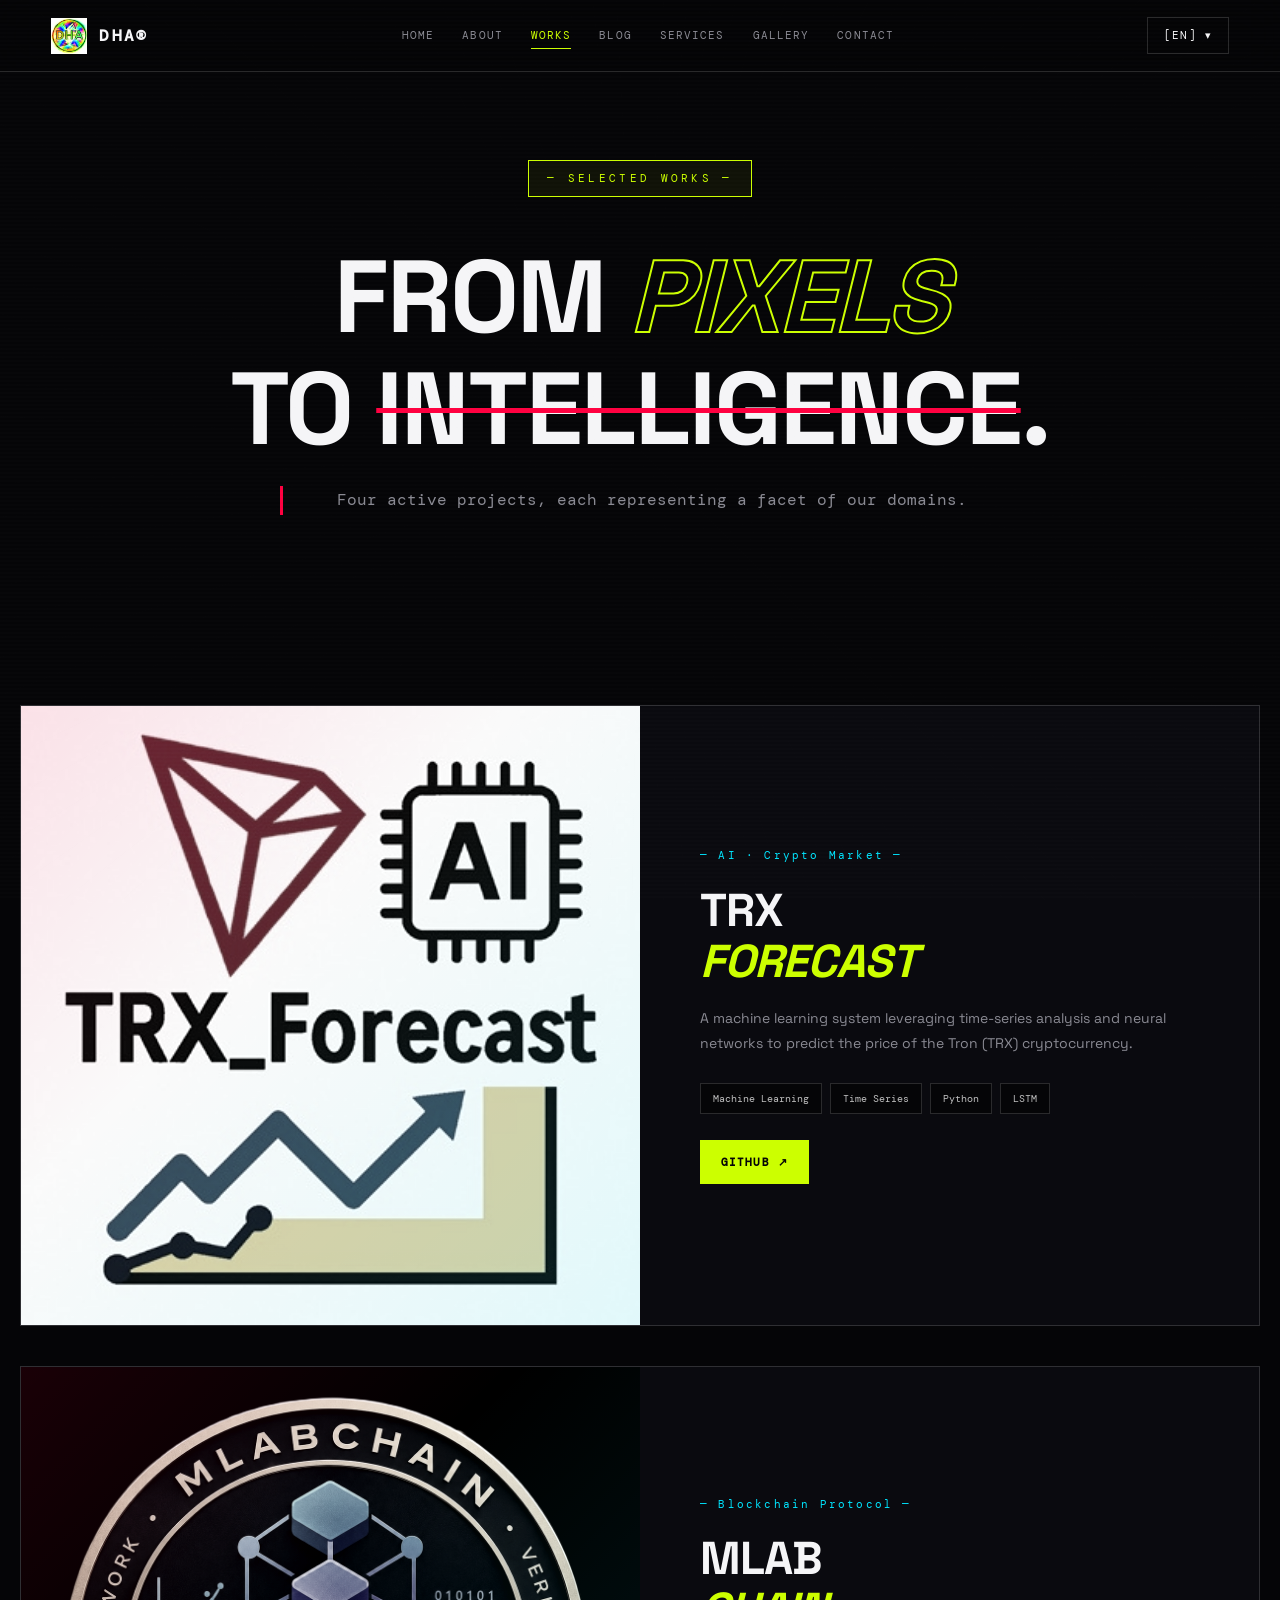
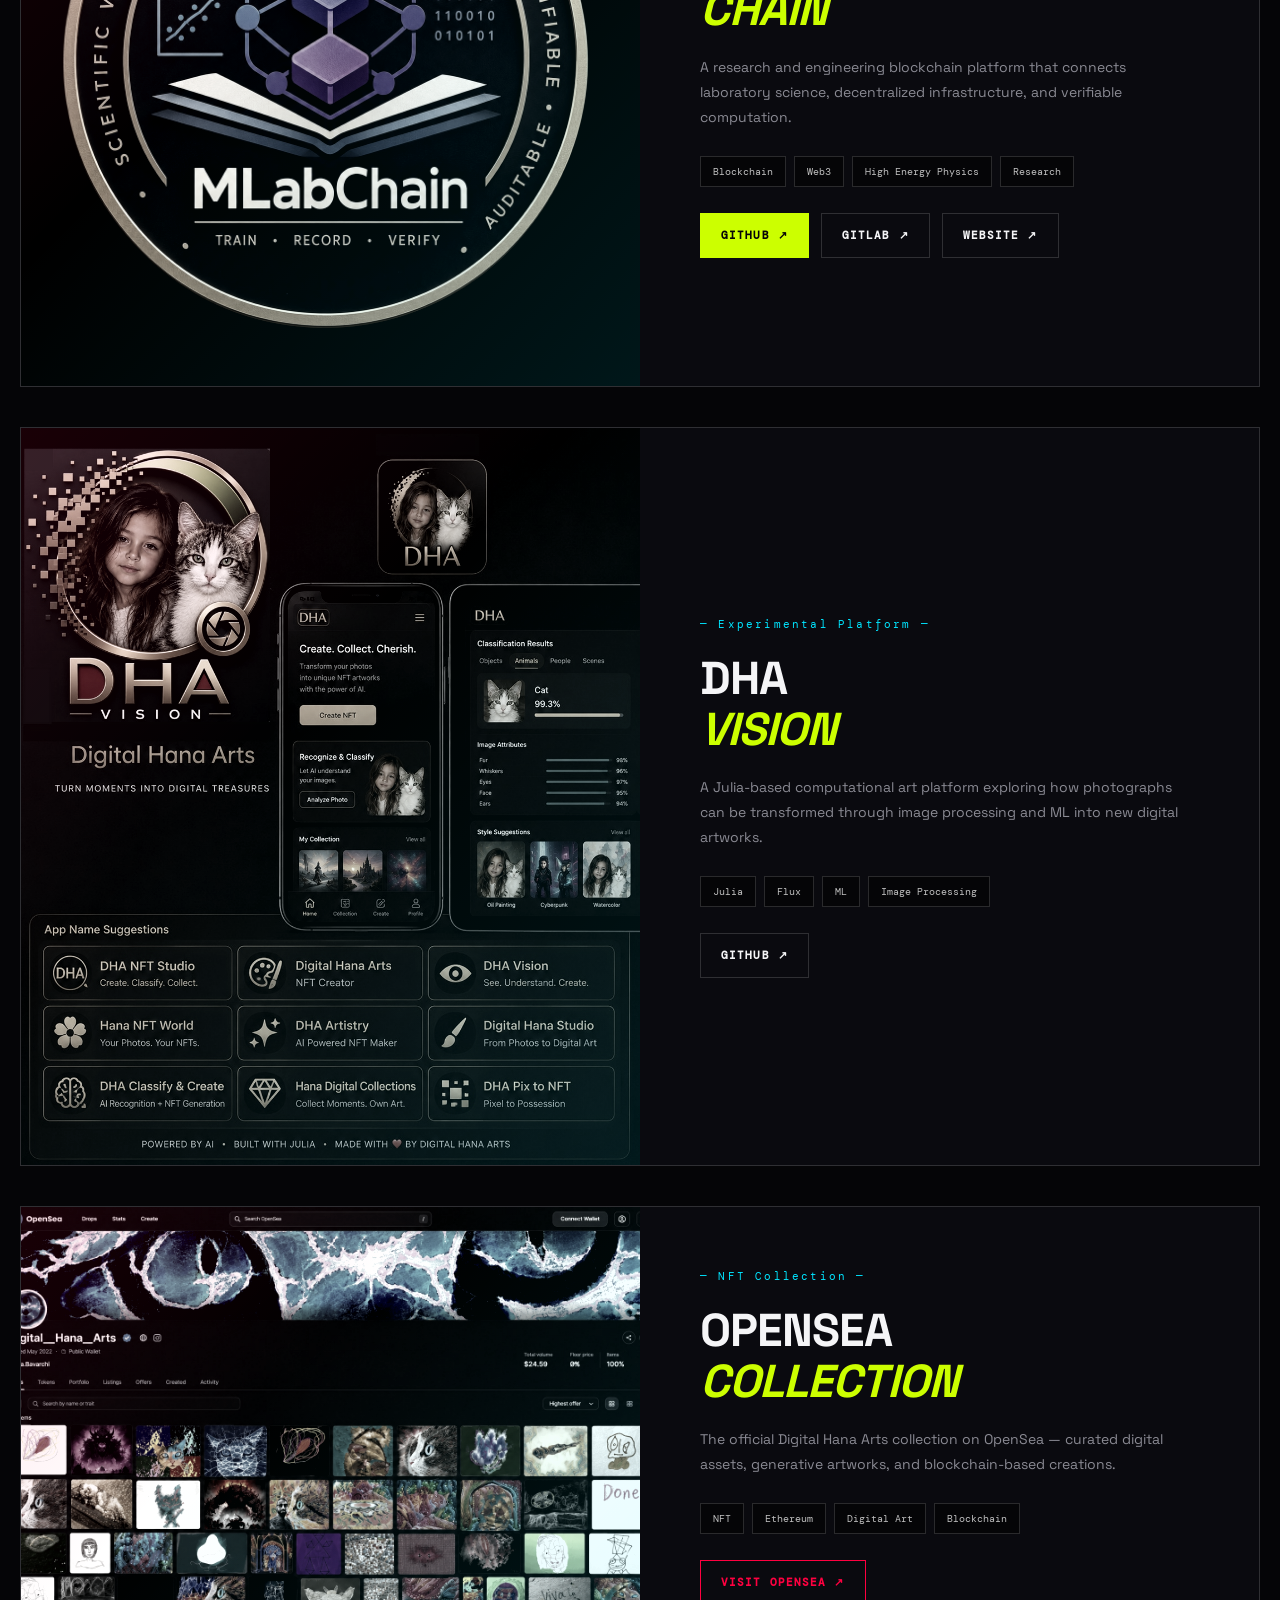
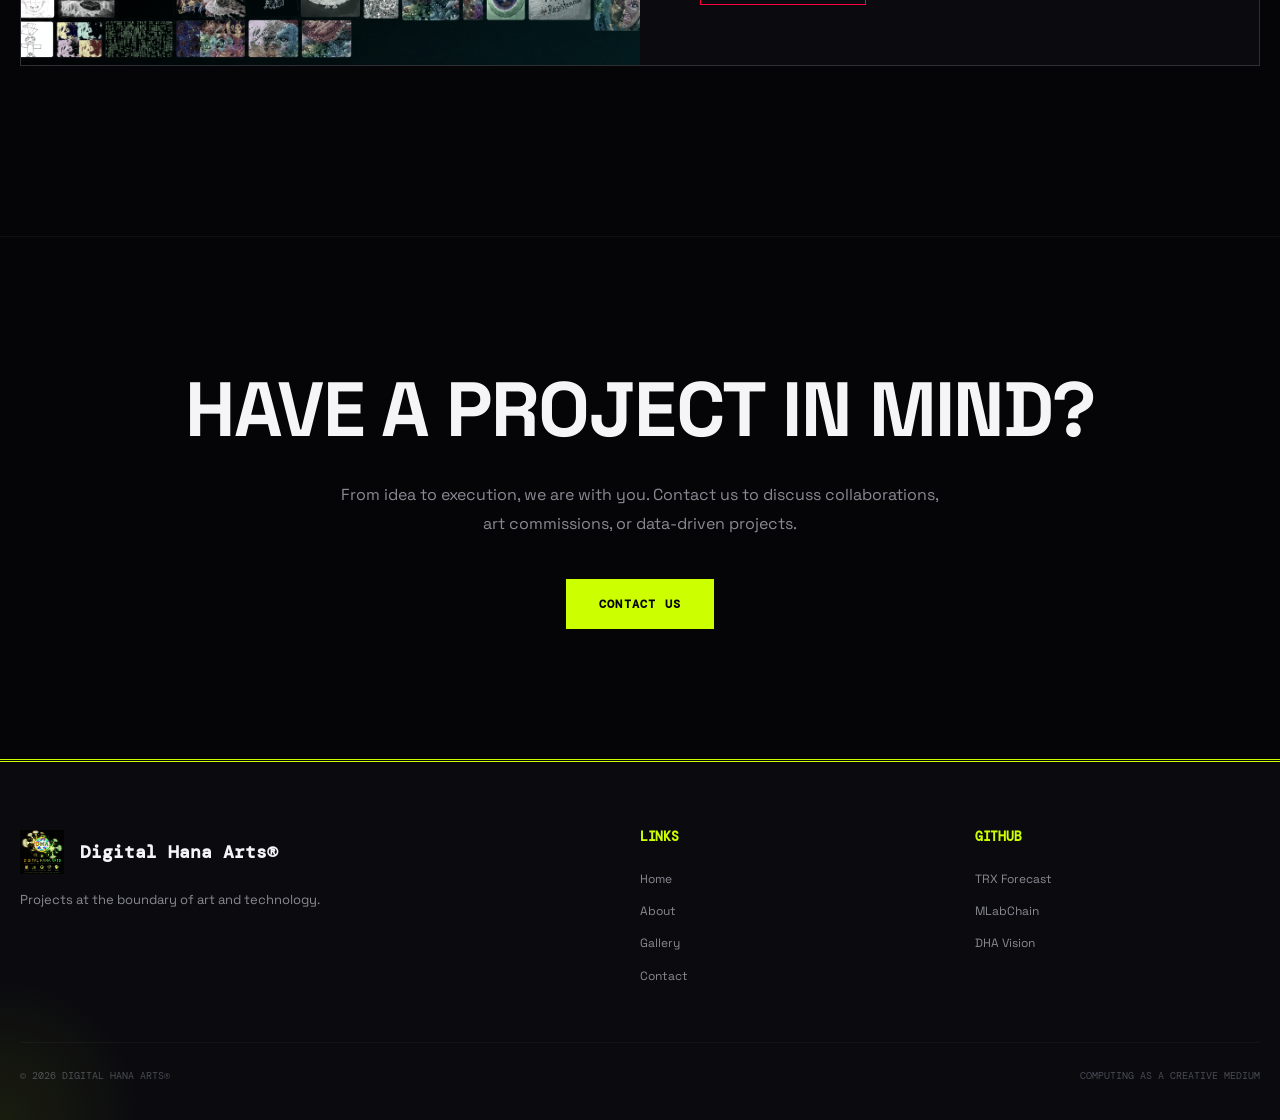
<file: works.html>
<!DOCTYPE html>
<html lang="en">
<head>
    <meta charset="UTF-8">
    <meta name="viewport" content="width=device-width, initial-scale=1.0">
    <meta name="description" content="Digital Hana Arts Projects — TRX Forecast, MLabChain, DHA Vision, and OpenSea.">
    <title>Works · Digital Hana Arts®</title>
    <link rel="icon" type="image/png" href="assets/DHA_neon.jpg">
    <link rel="preconnect" href="https://fonts.googleapis.com">
    <link rel="preconnect" href="https://fonts.gstatic.com" crossorigin>
    <link href="https://fonts.googleapis.com/css2?family=Space+Grotesk:wght@400;500;600;700&family=Inter:wght@300;400;500;600;700&family=DM+Mono:wght@300;400;500&display=swap" rel="stylesheet">
    <link rel="stylesheet" href="css/style.css">
</head>
<body id="top">

    <header class="header">
        <a href="index.html" class="brand">
            <img src="assets/DHA_neon.jpg" alt="DHA">
            <span>DHA®</span>
        </a>
        <nav class="nav-links">
            <a href="index.html">Home</a>
            <a href="about.html">About</a>
            <a href="works.html" class="active">Works</a>
            <a href="blog.html">Blog</a>
            <a href="services.html">Services</a>
            <a href="gallery.html">Gallery</a>
            <a href="contact.html">Contact</a>
        </nav>
        <div style="display:flex; gap:12px; align-items:center;">
            <div class="lang-dropdown">
                <input type="checkbox" id="lang-input" class="lang-input">
                <label for="lang-input" class="lang-btn">[EN] ▾</label>
                <div class="lang-menu">
                    <a href="#" class="active">[English]</a>
					<a href="https://digitalhanaarts.github.io/dha-per/">[Persian]</a>
				
					<a href="https://digitalhanaarts.github.io/dha-cn/">[中文]</a>
				
					<a href="https://digitalhanaarts.github.io/dha-ru/">[Русский]</a>

					<a href="https://digitalhanaarts.github.io/dha-br/">[Português]</a>
				
					<a href="https://digitalhanaarts.github.io/dha-jp/">[日本語]</a>

					<a href="https://digitalhanaarts.github.io/dha-ko/">[조선어]</a>

					<a href="https://digitalhanaarts.github.io/dha-hi/">[हिन्दी]</a>
				
					<a href="https://digitalhanaarts.github.io/it_dha/">[Italiano]</a>

					<a href="https://digitalhanaarts.github.io/dha-es/">[Español]</a>
					
					<a href="https://dha-123f39.gitpage.ir/">[فارسی]</a>
					
					<a href="https://digitalhanaarts.github.io/dha_ar/">[العربية]</a>
				
					<a href="https://digitalhanaarts.github.io/dha-yi/">[ייִדיש]</a>

					<a href="https://alibavarchee.github.io/dha-homepage/">[DHA Home page]</a>
                </div>
            </div>
            <button class="menu-btn">☰</button>
        </div>
    </header>

    <div class="drawer-overlay"></div>
    <aside class="drawer">
        <button class="drawer-close">×</button>
        <a href="index.html">Home</a>
        <a href="about.html">About</a>
        <a href="works.html">Works</a>
        <a href="blog.html">Blog</a>
        <a href="services.html">Services</a>
        <a href="gallery.html">Gallery</a>
        <a href="contact.html">Contact</a>
    </aside>

    <main>
        <section class="hero" style="min-height:60vh; padding-top:160px;">
            <div class="container" style="text-align:center;">
                <span class="hero-label">— Selected Works —</span>
                <h1 style="font-size:clamp(2.4rem,8vw,6.5rem); margin:20px 0;">
                    <span style="display:block;">From <span style="color:transparent; -webkit-text-stroke:2px var(--acid); font-style:italic;">Pixels</span></span>
                    <span style="display:block;">to <span style="text-decoration:line-through; text-decoration-color:var(--blood); text-decoration-thickness:5px;">Intelligence</span>.</span>
                </h1>
                <p style="max-width:720px; margin:0 auto; font-size:16px;">Four active projects, each representing a facet of our domains.</p>
            </div>
        </section>

        <section class="section reveal">
            <div class="container">
                
                <!-- TRX Forecast -->
                <article class="project">
                    <div class="project-img">
                        <img src="assets/TRX_Forecast_s.jpg" alt="TRX Forecast">
                    </div>
                    <div class="project-info">
                        <span class="project-tag">— AI · Crypto Market —</span>
                        <h3>TRX<br><em>Forecast</em></h3>
                        <p>A machine learning system leveraging time-series analysis and neural networks to predict the price of the Tron (TRX) cryptocurrency.</p>
                        <div class="tech">
                            <span>Machine Learning</span>
                            <span>Time Series</span>
                            <span>Python</span>
                            <span>LSTM</span>
                        </div>
                        <div class="project-links">
                            <a href="https://github.com/DigitalHanaArts/TRX_Forecast" target="_blank" rel="noopener" class="btn btn-primary">GitHub ↗</a>
                        </div>
                    </div>
                </article>

                <!-- MLabChain -->
                <article class="project">
                    <div class="project-img">
                        <img src="assets/MLabChain_v3_Banner.jpg" alt="MLabChain">
                    </div>
                    <div class="project-info">
                        <span class="project-tag">— Blockchain Protocol —</span>
                        <h3>MLab<br><em>Chain</em></h3>
                        <p>A research and engineering blockchain platform that connects laboratory science, decentralized infrastructure, and verifiable computation.</p>
                        <div class="tech">
                            <span>Blockchain</span>
                            <span>Web3</span>
                            <span>High Energy Physics</span>
                            <span>Research</span>
                        </div>
                        <div class="project-links">
                            <a href="https://github.com/DigitalHanaArts/MLabChain" target="_blank" rel="noopener" class="btn btn-primary">GitHub ↗</a>
                            <a href="https://gitlab.cern.ch/abavarch/labchain" target="_blank" rel="noopener" class="btn">GitLab ↗</a>
                            <a href="https://digitalhanaarts.github.io/mlc/" target="_blank" rel="noopener" class="btn">Website ↗</a>
                        </div>
                    </div>
                </article>

                <!-- DHA Vision -->
                <article class="project">
                    <div class="project-img">
                        <img src="assets/DHA_Vision.jpg" alt="DHA Vision">
                    </div>
                    <div class="project-info">
                        <span class="project-tag">— Experimental Platform —</span>
                        <h3>DHA<br><em>Vision</em></h3>
                        <p>A Julia-based computational art platform exploring how photographs can be transformed through image processing and ML into new digital artworks.</p>
                        <div class="tech">
                            <span>Julia</span>
                            <span>Flux</span>
                            <span>ML</span>
                            <span>Image Processing</span>
                        </div>
                        <div class="project-links">
                            <a href="https://github.com/DigitalHanaArts/DHA-Vision" target="_blank" rel="noopener" class="btn">GitHub ↗</a>
                        </div>
                    </div>
                </article>

                <!-- OpenSea -->
                <article class="project">
                    <div class="project-img">
                        <img src="assets/opensea.io.jpg" alt="OpenSea">
                    </div>
                    <div class="project-info">
                        <span class="project-tag">— NFT Collection —</span>
                        <h3>OpenSea<br><em>Collection</em></h3>
                        <p>The official Digital Hana Arts collection on OpenSea — curated digital assets, generative artworks, and blockchain-based creations.</p>
                        <div class="tech">
                            <span>NFT</span>
                            <span>Ethereum</span>
                            <span>Digital Art</span>
                            <span>Blockchain</span>
                        </div>
                        <div class="project-links">
                            <a href="https://opensea.io/Digital__Hana__Arts" target="_blank" rel="noopener" class="btn btn-outline-blood">Visit OpenSea ↗</a>
                        </div>
                    </div>
                </article>

            </div>
        </section>

        <section class="section reveal" style="text-align:center; border-bottom:none;">
            <div class="container">
                <h2 class="section-title">Have a project in mind?</h2>
                <p style="max-width:600px; margin:0 auto 40px;">From idea to execution, we are with you. Contact us to discuss collaborations, art commissions, or data-driven projects.</p>
                <a href="contact.html" class="btn btn-primary">Contact Us</a>
            </div>
        </section>
    </main>

    <footer class="footer">
        <div class="container">
            <div class="footer-grid">
                <div>
                    <div class="footer-brand">
                        <img src="assets/DHA_logo.jpg" alt="DHA">
                        <span>Digital Hana Arts®</span>
                    </div>
                    <p class="footer-desc">Projects at the boundary of art and technology.</p>
                </div>
                <div class="footer-col">
                    <h4>Links</h4>
                    <a href="index.html">Home</a>
                    <a href="about.html">About</a>
                    <a href="gallery.html">Gallery</a>
                    <a href="contact.html">Contact</a>
                </div>
                <div class="footer-col">
                    <h4>GitHub</h4>
                    <a href="https://github.com/DigitalHanaArts/TRX_Forecast" target="_blank" rel="noopener">TRX Forecast</a>
                    <a href="https://github.com/DigitalHanaArts/MLabChain" target="_blank" rel="noopener">MLabChain</a>
                    <a href="https://github.com/DigitalHanaArts/DHA-Vision" target="_blank" rel="noopener">DHA Vision</a>
                </div>
            </div>
            <div class="footer-bottom">
                <span>© 2026 Digital Hana Arts®</span>
                <span>Computing as a creative medium</span>
            </div>
        </div>
    </footer>

    <script src="js/main.js"></script>
</body>
</html>
</file>
<file: css/style.css>
/* =====================================================
   DIGITAL HANA ARTS® — SHARED DESIGN SYSTEM
   Modern · Abstract · Interactive (LTR)
   ====================================================== */

*, *::before, *::after { box-sizing: border-box; margin: 0; padding: 0; }

:root {
    --void: #050507;
    --void-2: #0a0a0f;
    --void-3: #12121a;
    --void-4: #1c1c26;

    --bone: #f5f5f7;
    --ash: #8a8a93;
    --smoke: #4a4a55;

    --acid: #ccff00;
    --blood: #ff0040;
    --cyan: #00e5ff;
    --chrome: #c0c0c0;

    --border: rgba(255,255,255,.15);
    --border-light: rgba(255,255,255,.08);
    --border-dark: rgba(255,255,255,.04);

    --max-w: 1400px;
    --transition: .3s cubic-bezier(.22,.61,.36,1);
}

html { scroll-behavior: smooth; background: var(--void); }

body {
    background: var(--void);
    color: var(--bone);
    font-family: "Space Grotesk", "Inter", system-ui, sans-serif;
    overflow-x: hidden;
    cursor: crosshair;
    line-height: 1.7;
    position: relative;
    min-height: 100vh;
}

body::before {
    content: "";
    position: fixed;
    inset: 0;
    pointer-events: none;
    z-index: 9997;
    opacity: .04;
    background-image: repeating-conic-gradient(from 0deg,
        rgba(255,255,255,.1) 0deg, rgba(0,0,0,.1) 1deg,
        rgba(255,255,255,.05) 2deg, rgba(0,0,0,.05) 3deg);
    mix-blend-mode: overlay;
}

body::after {
    content: "";
    position: fixed;
    inset: 0;
    pointer-events: none;
    z-index: 9996;
    background: repeating-linear-gradient(0deg, transparent 0px, transparent 2px, rgba(255,255,255,.02) 3px, transparent 4px);
    mix-blend-mode: screen;
}

::selection { background: var(--acid); color: var(--void); }
a { color: inherit; text-decoration: none; }
img { max-width: 100%; display: block; }
button { font-family: inherit; cursor: pointer; }

/* Typography */
h1, h2, h3, h4 { font-family: "Space Grotesk", sans-serif; font-weight: 700; line-height: 1.1; text-transform: uppercase; letter-spacing: -.02em; }
h1 { font-size: clamp(3rem, 10vw, 8.5rem); }
h2 { font-size: clamp(2.2rem, 6vw, 6rem); }
h3 { font-size: clamp(1.6rem, 3.6vw, 3.2rem); }
p { line-height: 1.8; color: var(--ash); }

/* Cursor Glow */
.cursor-glow {
    position: fixed;
    width: 350px; height: 350px;
    border-radius: 50%;
    background: radial-gradient(circle, rgba(204,255,0,.08), transparent 60%);
    pointer-events: none;
    z-index: 9995;
    transform: translate(-50%, -50%);
    transition: transform .1s ease-out, opacity .3s;
    mix-blend-mode: screen;
    opacity: 0;
}
@media (hover: hover) { .cursor-glow { opacity: 1; } }

/* Scroll Progress */
.scroll-progress {
    position: fixed;
    top: 0; left: 0;
    height: 3px;
    background: linear-gradient(90deg, var(--cyan), var(--acid), var(--blood));
    z-index: 10001;
    transition: width .1s linear;
    width: 0;
    box-shadow: 0 0 10px rgba(0,229,255,.6);
}

/* Navigation */
.header {
    position: fixed;
    top: 0; left: 0; right: 0;
    z-index: 1000;
    background: rgba(5,5,7,.85);
    border-bottom: 1px solid var(--border);
    backdrop-filter: blur(20px);
    -webkit-backdrop-filter: blur(20px);
    padding: 0 clamp(16px, 4vw, 60px);
    display: flex;
    align-items: center;
    justify-content: space-between;
    height: 72px;
    transition: all var(--transition);
}

.header.compact { height: 60px; background: rgba(5,5,7,.95); }

.brand {
    display: flex;
    align-items: center;
    gap: 12px;
    font-family: "DM Mono", monospace;
    font-size: 16px;
    font-weight: 600;
    letter-spacing: .15em;
    color: var(--bone);
}
.brand img { width: 36px; height: 36px; object-fit: contain; filter: invert(1); transition: transform var(--transition); }
.brand:hover img { transform: rotate(-10deg) scale(1.1); }

.nav-links {
    display: flex;
    gap: 28px;
    align-items: center;
    font-family: "DM Mono", monospace;
    font-size: 11px;
    letter-spacing: .1em;
    text-transform: uppercase;
}
.nav-links a { color: var(--ash); transition: color var(--transition); position: relative; padding: 4px 0; }
.nav-links a::after { content: ""; position: absolute; bottom: 0; left: 0; width: 0; height: 1px; background: var(--acid); transition: width var(--transition); }
.nav-links a:hover { color: var(--bone); }
.nav-links a:hover::after { width: 100%; }
.nav-links a.active { color: var(--acid); }
.nav-links a.active::after { width: 100%; }

/* Language Dropdown */
.lang-dropdown { position: relative; display: inline-block; }
.lang-input { position: absolute; opacity: 0; width: 0; height: 0; }
.lang-btn {
    display: flex; align-items: center; gap: 8px;
    padding: 8px 16px; border: 1px solid var(--border); background: transparent;
    font-family: "DM Mono", monospace; font-size: 11px; letter-spacing: .1em; color: var(--bone);
    transition: all var(--transition); user-select: none;
}
.lang-btn:hover { background: var(--acid); color: var(--void); border-color: var(--acid); }
.lang-menu {
    position: absolute; top: calc(100% + 8px); right: 0; min-width: 160px;
    background: var(--void-2); border: 1px solid var(--border);
    opacity: 0; visibility: hidden; transform: translateY(-4px); transition: all var(--transition);
    z-index: 1001; max-height: 400px; overflow-y: auto;
}
.lang-menu a {
    display: block; padding: 10px 16px; font-family: "DM Mono", monospace; font-size: 11px;
    color: var(--ash); transition: all var(--transition); border-bottom: 1px solid var(--border-dark);
}
.lang-menu a:hover { background: var(--void-3); color: var(--acid); }
.lang-menu a.active { background: var(--acid); color: var(--void); }
.lang-input:checked ~ .lang-menu, .lang-dropdown:focus-within .lang-menu { opacity: 1; visibility: visible; transform: translateY(0); }

/* Mobile Menu */
.menu-btn { display: none; background: transparent; border: 1px solid var(--border); color: var(--bone); padding: 8px 14px; font-size: 20px; line-height: 1; transition: all var(--transition); }
.menu-btn:hover { background: var(--acid); color: var(--void); }
.drawer { position: fixed; top: 0; right: -100%; width: min(320px, 85vw); height: 100vh; background: var(--void-2); border-left: 1px solid var(--border); z-index: 2000; transition: right var(--transition); padding: 90px 32px 32px; overflow-y: auto; }
.drawer.open { right: 0; }
.drawer-close { position: absolute; top: 20px; right: 20px; background: transparent; border: 1px solid var(--border); color: var(--bone); width: 40px; height: 40px; font-size: 22px; line-height: 1; transition: all var(--transition); }
.drawer-close:hover { background: var(--blood); border-color: var(--blood); }
.drawer a { display: block; padding: 16px 0; font-family: "DM Mono", monospace; font-size: 16px; text-transform: uppercase; color: var(--bone); border-bottom: 1px solid var(--border-dark); transition: all var(--transition); }
.drawer a:hover { color: var(--acid); padding-left: 12px; }
.drawer-overlay { position: fixed; inset: 0; background: rgba(0,0,0,.7); backdrop-filter: blur(4px); z-index: 1999; opacity: 0; visibility: hidden; transition: all var(--transition); }
.drawer-overlay.open { opacity: 1; visibility: visible; }

/* Buttons */
.btn {
    display: inline-flex; align-items: center; justify-content: center; gap: 10px;
    padding: 14px 32px; font-family: "DM Mono", monospace; font-size: 12px; font-weight: 600; letter-spacing: .1em; text-transform: uppercase;
    border: 1px solid var(--border); background: transparent; color: var(--bone);
    transition: all var(--transition); position: relative; overflow: hidden; z-index: 1;
}
.btn::before { content: ""; position: absolute; top: 0; left: -100%; width: 100%; height: 100%; background: var(--acid); transition: left var(--transition); z-index: -1; }
.btn:hover::before { left: 0; }
.btn:hover { color: var(--void); border-color: var(--acid); }
.btn-primary { background: var(--acid); color: var(--void); border-color: var(--acid); }
.btn-primary::before { background: var(--cyan); }
.btn-primary:hover { border-color: var(--cyan); }
.btn-outline-blood { border-color: var(--blood); color: var(--blood); }
.btn-outline-blood::before { background: var(--blood); }
.btn-outline-blood:hover { color: var(--bone); border-color: var(--blood); }

/* Layout */
.section { padding: 130px 0; position: relative; border-bottom: 1px solid var(--border-dark); }
.container { width: min(calc(100% - 40px), var(--max-w)); margin: auto; position: relative; }
.section-label { font-family: "DM Mono", monospace; font-size: 11px; font-weight: 500; letter-spacing: .2em; color: var(--cyan); margin-bottom: 30px; display: inline-block; border-bottom: 2px solid var(--blood); padding-bottom: 6px; text-transform: uppercase; }
.section-title { margin-bottom: 30px; }
.section-title .outline { color: transparent; -webkit-text-stroke: 1.5px var(--acid); font-style: italic; }
.section-title .strike { text-decoration: line-through; text-decoration-color: var(--blood); text-decoration-thickness: 4px; }
.section-intro { font-size: 16px; max-width: 740px; margin-bottom: 60px; border-left: 3px solid var(--cyan); padding-left: 20px; }

/* Hero */
.hero { min-height: 100vh; display: flex; align-items: center; padding: 120px 0 60px; position: relative; overflow: hidden; }
.hero-grid { display: grid; grid-template-columns: 1.1fr 1fr; gap: 60px; align-items: center; width: 100%; }
.hero-label { font-family: "DM Mono", monospace; font-size: 11px; letter-spacing: .3em; color: var(--acid); margin-bottom: 24px; display: inline-block; border: 1px solid var(--acid); padding: 8px 18px; background: rgba(204,255,0,.05); text-transform: uppercase; }
.hero h1 .word { display: block; position: relative; }
.hero h1 .word-1 { color: var(--bone); text-shadow: 4px 0 0 var(--blood), -4px 0 0 var(--cyan); }
.hero h1 .word-2 { color: transparent; -webkit-text-stroke: 2px var(--acid); font-style: italic; transform: translateX(20px); }
.hero h1 .word-3 { color: var(--void); background: var(--acid); padding: 0 20px; display: inline-block; transform: skewX(-8deg); }
.hero p { margin-top: 40px; max-width: 620px; font-family: "DM Mono", monospace; font-size: 14px; border-left: 3px solid var(--blood); padding-left: 20px; }
.hero p strong { color: var(--bone); border-bottom: 2px solid var(--acid); }
.hero-actions { display: flex; gap: 16px; margin-top: 40px; flex-wrap: wrap; }

/* Hero Visual (Abstract) */
.hero-visual { position: relative; min-height: 600px; display: flex; align-items: center; justify-content: center; }
.hero-frame { position: relative; width: min(100%, 460px); aspect-ratio: 1; border: 2px solid var(--border); padding: 20px; background: var(--void-2); overflow: hidden; box-shadow: 0 0 0 6px var(--void), 0 0 0 7px var(--border), 0 30px 90px rgba(255,0,64,.15); }
.hero-frame::before { content: ""; position: absolute; inset: 8px; border: 1px solid var(--acid); opacity: .5; }
.hero-frame img { width: 100%; height: 100%; object-fit: contain; position: relative; z-index: 2; animation: pulse-glow 7s infinite; }
.hero-caption { position: absolute; bottom: -40px; left: 50%; transform: translateX(-50%); font-family: "DM Mono", monospace; font-size: 10px; letter-spacing: .3em; color: var(--ash); text-transform: uppercase; white-space: nowrap; z-index: 6; }

/* Marquee */
.marquee { border-top: 1px solid var(--border); border-bottom: 1px solid var(--border); padding: 20px 0; overflow: hidden; background: var(--void-2); position: relative; }
.marquee-track { display: inline-flex; gap: 40px; animation: marquee 25s linear infinite; font-family: "DM Mono", monospace; font-size: 12px; letter-spacing: .2em; text-transform: uppercase; white-space: nowrap; }
.marquee-track span { color: var(--ash); position: relative; }
.marquee-track span::before { content: "["; color: var(--acid); margin-right: 6px; }
.marquee-track span::after { content: "]"; color: var(--acid); margin-left: 6px; }

/* Cards */
.card-grid { display: grid; grid-template-columns: repeat(auto-fill, minmax(280px, 1fr)); gap: 20px; }
.card { background: var(--void-2); border: 1px solid var(--border); padding: 32px 28px; position: relative; overflow: hidden; transition: all var(--transition); }
.card::before { content: ""; position: absolute; top: 0; left: 0; width: 60px; height: 60px; border-top: 2px solid var(--acid); border-left: 2px solid var(--acid); opacity: .5; transition: all var(--transition); }
.card:hover { transform: translateY(-6px); border-color: var(--cyan); box-shadow: 0 20px 60px rgba(0,229,255,.1); }
.card:hover::before { opacity: 1; width: 100px; height: 100px; }
.card-num { font-family: "DM Mono", monospace; font-size: 32px; color: var(--cyan); opacity: .8; margin-bottom: 16px; }
.card h3 { margin-bottom: 14px; color: var(--bone); }
.card p { font-size: 14px; }

/* Projects */
.project { display: grid; grid-template-columns: 1fr 1fr; background: var(--void-2); border: 1px solid var(--border); margin-bottom: 40px; transition: all var(--transition); position: relative; overflow: hidden; }
.project:hover { border-color: var(--blood); transform: translateY(-4px); box-shadow: 0 24px 60px rgba(255,0,64,.15); }
.project-img { position: relative; min-height: 420px; overflow: hidden; background: var(--void); }
.project-img img { width: 100%; height: 100%; object-fit: cover; transition: all .6s ease; filter: grayscale(80%) contrast(1.1); }
.project:hover .project-img img { transform: scale(1.05); filter: grayscale(0%) contrast(1.1); }
.project-img::after { content: ""; position: absolute; inset: 0; background: linear-gradient(135deg, rgba(255,0,64,.1), transparent 40%, rgba(0,229,255,.1)); pointer-events: none; }
.project-info { padding: clamp(30px, 5vw, 60px); display: flex; flex-direction: column; justify-content: center; }
.project-tag { font-family: "DM Mono", monospace; font-size: 11px; letter-spacing: .2em; color: var(--cyan); margin-bottom: 20px; display: inline-block; }
.project-info h3 { margin-bottom: 20px; }
.project-info h3 em { font-style: italic; color: var(--acid); }
.project-info p { font-size: 14px; margin-bottom: 26px; }
.tech { display: flex; gap: 8px; flex-wrap: wrap; margin-bottom: 26px; }
.tech span { border: 1px solid var(--border); padding: 6px 12px; font-family: "DM Mono", monospace; font-size: 10px; color: var(--chrome); background: var(--void); }
.project-links { display: flex; gap: 12px; flex-wrap: wrap; }
.project-links .btn { padding: 12px 20px; font-size: 11px; }

/* Gallery */
.gallery-filter { display: flex; gap: 10px; flex-wrap: wrap; margin-bottom: 40px; justify-content: center; }
.filter-btn { padding: 10px 22px; font-family: "DM Mono", monospace; font-size: 11px; text-transform: uppercase; background: transparent; border: 1px solid var(--border); color: var(--ash); transition: all var(--transition); }
.filter-btn:hover { color: var(--bone); border-color: var(--cyan); }
.filter-btn.active { background: var(--cyan); color: var(--void); border-color: var(--cyan); }
.gallery-grid { display: grid; grid-template-columns: repeat(auto-fill, minmax(240px, 1fr)); gap: 20px; }
.gallery-item { position: relative; aspect-ratio: 1; background: var(--void-2); border: 2px solid var(--border); overflow: hidden; transition: all .35s ease; cursor: pointer; }
.gallery-item::before { content: ""; position: absolute; inset: 6px; border: 1px solid rgba(204,255,0,.3); pointer-events: none; z-index: 3; transition: all var(--transition); }
.gallery-item:hover { border-color: var(--cyan); transform: translateY(-6px); box-shadow: 0 20px 50px rgba(0,229,255,.15); }
.gallery-item:hover::before { border-color: var(--acid); }
.gallery-item img { width: 100%; height: 100%; object-fit: cover; transition: all .5s ease; }
.gallery-item:hover img { transform: scale(1.08); }
.gallery-caption { position: absolute; bottom: 0; left: 0; right: 0; padding: 12px 16px; background: linear-gradient(to top, rgba(5,5,7,.95), transparent); font-family: "DM Mono", monospace; font-size: 11px; color: var(--bone); z-index: 4; text-align: center; opacity: 0; transition: opacity var(--transition); }
.gallery-item:hover .gallery-caption { opacity: 1; }
.gallery-item.hidden { display: none; }

/* Lightbox */
.lightbox { position: fixed; inset: 0; background: rgba(0,0,0,.95); backdrop-filter: blur(10px); z-index: 5000; display: flex; align-items: center; justify-content: center; opacity: 0; visibility: hidden; transition: all var(--transition); padding: 40px; }
.lightbox.open { opacity: 1; visibility: visible; }
.lightbox img { max-width: 90vw; max-height: 85vh; object-fit: contain; border: 2px solid var(--cyan); box-shadow: 0 0 80px rgba(0,229,255,.3); }
.lightbox-close { position: absolute; top: 24px; right: 24px; width: 48px; height: 48px; border-radius: 50%; background: var(--void-2); border: 1px solid var(--border); color: var(--bone); font-size: 24px; line-height: 1; transition: all var(--transition); }
.lightbox-close:hover { background: var(--blood); border-color: var(--blood); }

/* Blog */
.blog-grid { display: grid; grid-template-columns: repeat(auto-fill, minmax(320px, 1fr)); gap: 24px; }
.blog-card { background: var(--void-2); border: 1px solid var(--border); overflow: hidden; transition: all var(--transition); display: flex; flex-direction: column; cursor: pointer; position: relative; }
.blog-card:hover { transform: translateY(-8px); border-color: var(--cyan); box-shadow: 0 24px 60px rgba(0,229,255,.15); }
.blog-img { position: relative; aspect-ratio: 16 / 10; overflow: hidden; background: var(--void); }
.blog-img img { width: 100%; height: 100%; object-fit: cover; transition: transform .6s ease; filter: grayscale(50%); }
.blog-card:hover .blog-img img { transform: scale(1.06); filter: grayscale(0%); }
.blog-cat { position: absolute; top: 14px; right: 14px; padding: 6px 14px; background: rgba(5,5,7,.85); backdrop-filter: blur(10px); border: 1px solid var(--cyan); color: var(--cyan); font-family: "DM Mono", monospace; font-size: 10px; font-weight: 600; letter-spacing: .1em; z-index: 3; }
.blog-body { padding: 26px 24px 28px; display: flex; flex-direction: column; flex-grow: 1; }
.blog-meta { font-family: "DM Mono", monospace; font-size: 11px; color: var(--ash); letter-spacing: .08em; margin-bottom: 14px; }
.blog-card h3 { font-size: 22px; line-height: 1.3; margin-bottom: 14px; color: var(--bone); transition: color var(--transition); }
.blog-card:hover h3 { color: var(--cyan); }
.blog-card p { font-size: 14px; line-height: 1.8; margin-bottom: 20px; flex-grow: 1; }
.blog-footer { display: flex; justify-content: space-between; align-items: center; padding-top: 18px; border-top: 1px solid var(--border-dark); font-family: "DM Mono", monospace; font-size: 11px; color: var(--ash); }
.blog-card:hover .read-more { color: var(--cyan); transform: translateX(4px); }
.read-more { color: var(--acid); font-weight: 600; transition: all var(--transition); }

/* Modal */
.modal { position: fixed; inset: 0; background: rgba(0,0,0,.92); backdrop-filter: blur(10px); z-index: 5000; display: flex; align-items: center; justify-content: center; opacity: 0; visibility: hidden; transition: all var(--transition); padding: 20px; overflow-y: auto; }
.modal.open { opacity: 1; visibility: visible; }
.modal-content { background: var(--void-2); border: 1px solid var(--cyan); max-width: 780px; width: 100%; max-height: 90vh; overflow-y: auto; padding: clamp(30px, 5vw, 60px); position: relative; transform: translateY(20px); transition: transform var(--transition); }
.modal.open .modal-content { transform: translateY(0); }
.modal-close { position: absolute; top: 20px; right: 20px; width: 44px; height: 44px; border-radius: 50%; background: transparent; border: 1px solid var(--border); color: var(--bone); font-size: 22px; line-height: 1; transition: all var(--transition); }
.modal-close:hover { background: var(--blood); border-color: var(--blood); }
.modal-content h2 { font-size: clamp(1.6rem, 3vw, 2.4rem); margin-bottom: 16px; padding-right: 50px; }
.modal-meta { display: flex; gap: 16px; flex-wrap: wrap; font-family: "DM Mono", monospace; font-size: 11px; color: var(--ash); letter-spacing: .1em; margin-bottom: 30px; padding-bottom: 24px; border-bottom: 1px solid var(--border-dark); }
.modal-img { width: 100%; aspect-ratio: 16 / 9; object-fit: cover; margin-bottom: 30px; border: 1px solid var(--border); }
.modal-text p { font-size: 16px; line-height: 1.9; margin-bottom: 20px; color: var(--bone); }
.modal-text strong { color: var(--acid); font-weight: 700; }
.modal-text blockquote { border-left: 3px solid var(--cyan); padding: 8px 22px; margin: 24px 0; font-family: "DM Mono", monospace; font-size: 18px; line-height: 1.8; color: var(--cyan); font-style: italic; }
.modal-text h3 { font-size: 22px; margin: 30px 0 16px; color: var(--cyan); }

/* Services */
.service-grid { display: grid; grid-template-columns: repeat(auto-fill, minmax(320px, 1fr)); gap: 20px; }
.service { background: var(--void-2); border: 1px solid var(--border); padding: 40px 32px; position: relative; overflow: hidden; transition: all var(--transition); display: flex; flex-direction: column; }
.service:hover { transform: translateY(-8px); border-color: var(--acid); box-shadow: 0 24px 60px rgba(204,255,0,.1); }
.service-num { font-family: "DM Mono", monospace; font-size: 32px; color: var(--acid); opacity: .8; margin-bottom: 16px; }
.service-icon { font-size: 40px; margin-bottom: 20px; transition: transform var(--transition); }
.service:hover .service-icon { transform: rotate(-8deg) scale(1.1); }
.service h3 { font-size: 22px; margin-bottom: 16px; color: var(--bone); }
.service p { font-size: 14px; margin-bottom: 24px; flex-grow: 1; }
.service-list { list-style: none; margin-bottom: 26px; padding: 0; }
.service-list li { padding: 8px 0 8px 24px; font-family: "DM Mono", monospace; font-size: 12px; color: var(--ash); position: relative; line-height: 1.8; }
.service-list li::before { content: "▸"; position: absolute; left: 0; color: var(--cyan); }
.service-price { display: flex; align-items: baseline; gap: 8px; padding-top: 20px; border-top: 1px solid var(--border-dark); font-family: "DM Mono", monospace; }
.service-price .amount { font-size: 20px; color: var(--acid); font-weight: 700; }
.service-price .note { font-size: 11px; color: var(--ash); }

/* Pricing Tiers */
.pricing-grid { display: grid; grid-template-columns: repeat(3, 1fr); gap: 20px; }
.pricing-card { background: var(--void-2); border: 1px solid var(--border); padding: 40px 30px; position: relative; transition: all var(--transition); display: flex; flex-direction: column; }
.pricing-card.featured { border-color: var(--acid); background: linear-gradient(155deg, var(--void-2), rgba(204,255,0,.05)); transform: scale(1.04); z-index: 2; }
.pricing-card.featured::before { content: "POPULAR"; position: absolute; top: -12px; right: 30px; padding: 6px 16px; background: var(--acid); color: var(--void); font-family: "DM Mono", monospace; font-size: 10px; font-weight: 700; letter-spacing: .1em; }
.pricing-card:hover { transform: translateY(-6px); border-color: var(--cyan); }
.pricing-card.featured:hover { transform: scale(1.04) translateY(-6px); }
.pricing-name { font-family: "DM Mono", monospace; font-size: 24px; font-weight: 700; color: var(--bone); margin-bottom: 10px; }
.pricing-desc { font-size: 13px; color: var(--ash); margin-bottom: 24px; line-height: 1.8; min-height: 40px; }
.pricing-price { font-size: 36px; font-weight: 700; color: var(--acid); line-height: 1; margin-bottom: 6px; }
.pricing-unit { font-family: "DM Mono", monospace; font-size: 11px; color: var(--ash); margin-bottom: 30px; }
.pricing-features { list-style: none; padding: 0; margin-bottom: 30px; flex-grow: 1; }
.pricing-features li { padding: 9px 0 9px 26px; font-family: "DM Mono", monospace; font-size: 12px; color: var(--ash); position: relative; line-height: 1.8; border-bottom: 1px solid var(--border-dark); }
.pricing-features li:last-child { border-bottom: none; }
.pricing-features li::before { content: "✓"; position: absolute; left: 0; top: 9px; color: var(--cyan); font-weight: 700; }

/* Contact */
.contact-grid { display: grid; grid-template-columns: repeat(auto-fill, minmax(240px, 1fr)); gap: 16px; }
.contact-card { border: 1px solid var(--border); background: var(--void-2); padding: 30px 24px; display: flex; flex-direction: column; align-items: center; text-align: center; gap: 14px; transition: all var(--transition); position: relative; overflow: hidden; }
.contact-card:hover { border-color: var(--cyan); transform: translateY(-4px); box-shadow: 0 16px 40px rgba(0,229,255,.1); }
.contact-card.gold { border-color: var(--acid); background: linear-gradient(135deg, var(--void-2), rgba(204,255,0,.05)); }
.contact-icon { font-size: 28px; width: 60px; height: 60px; display: flex; align-items: center; justify-content: center; border-radius: 50%; background: var(--void-3); border: 1px solid var(--border); transition: all var(--transition); }
.contact-card:hover .contact-icon { background: var(--cyan); color: var(--void); border-color: var(--cyan); transform: rotate(-6deg) scale(1.1); }
.contact-card.gold .contact-icon { background: var(--acid); color: var(--void); border-color: var(--acid); }
.contact-name { font-family: "DM Mono", monospace; font-size: 14px; font-weight: 600; color: var(--bone); }
.contact-value { font-family: "DM Mono", monospace; font-size: 11px; color: var(--ash); direction: ltr; word-break: break-all; line-height: 1.6; }

/* Footer */
.footer { border-top: 3px double var(--acid); padding: 68px 0 36px; background: var(--void-2); position: relative; }
.footer-grid { display: grid; grid-template-columns: 2fr 1fr 1fr; gap: 50px; margin-bottom: 50px; }
.footer-brand { display: flex; align-items: center; gap: 16px; font-family: "DM Mono", monospace; font-size: 18px; font-weight: 700; color: var(--bone); }
.footer-brand img { width: 44px; height: 44px; object-fit: contain; filter: invert(1); }
.footer-desc { font-size: 13px; color: var(--ash); margin-top: 14px; line-height: 1.8; max-width: 400px; }
.footer-col h4 { font-family: "DM Mono", monospace; font-size: 13px; font-weight: 700; color: var(--acid); margin-bottom: 18px; }
.footer-col a { display: block; padding: 6px 0; font-size: 12px; color: var(--ash); transition: color var(--transition); }
.footer-col a:hover { color: var(--cyan); padding-left: 6px; }
.footer-bottom { border-top: 1px solid var(--border-dark); padding-top: 24px; display: flex; justify-content: space-between; font-family: "DM Mono", monospace; font-size: 10px; color: var(--smoke); flex-wrap: wrap; gap: 12px; text-transform: uppercase; }

/* Back to Top */
.back-to-top { position: fixed; bottom: 30px; left: 30px; width: 52px; height: 52px; border-radius: 50%; background: var(--void-2); border: 2px solid var(--cyan); color: var(--bone); font-size: 22px; display: flex; align-items: center; justify-content: center; z-index: 999; opacity: 0; visibility: hidden; transform: translateY(20px); transition: all var(--transition); box-shadow: 0 8px 30px rgba(0,229,255,.2); }
.back-to-top.visible { opacity: 1; visibility: visible; transform: translateY(0); }
.back-to-top:hover { background: var(--cyan); color: var(--void); transform: translateY(-4px) scale(1.05); }

/* Animations */
@keyframes pulse-glow { 0%,100% { opacity: .8; transform: scale(1); } 50% { opacity: 1; transform: scale(1.03); } }
@keyframes marquee { to { transform: translateX(-50%); } }

/* Reveal */
.reveal { opacity: 1; transform: translateY(0); transition: opacity .8s ease, transform .8s ease; }
html.js .reveal { opacity: 0; transform: translateY(40px); }
html.js .reveal.visible { opacity: 1; transform: translateY(0); }

/* Forms */
.form-grid { display: grid; grid-template-columns: 1fr 1fr; gap: 20px; max-width: 820px; margin: 0 auto; }
.form-field { display: flex; flex-direction: column; gap: 8px; }
.form-field.full { grid-column: 1 / -1; }
.form-field label { font-family: "DM Mono", monospace; font-size: 11px; font-weight: 600; color: var(--bone); text-transform: uppercase; }
.form-field input, .form-field textarea, .form-field select { padding: 14px 18px; background: var(--void-2); border: 1px solid var(--border); color: var(--bone); font-family: "DM Mono", monospace; font-size: 13px; transition: all var(--transition); }
.form-field input:focus, .form-field textarea:focus, .form-field select:focus { outline: none; border-color: var(--cyan); box-shadow: 0 0 0 3px rgba(0,229,255,.1); }
.form-field textarea { resize: vertical; min-height: 140px; }
.form-submit { grid-column: 1 / -1; display: flex; justify-content: center; margin-top: 10px; }

/* Responsive */
@media (max-width: 1000px) {
    .nav-links { display: none; }
    .menu-btn { display: block; }
    .hero-grid, .project { grid-template-columns: 1fr; }
    .footer-grid { grid-template-columns: 1fr; gap: 40px; }
    .hero-visual { min-height: 400px; }
    .pricing-grid { grid-template-columns: 1fr; }
    .pricing-card.featured { transform: none; }
    .pricing-card.featured:hover { transform: translateY(-6px); }
}
@media (max-width: 600px) {
    .hero { padding: 100px 0 50px; }
    .hero h1 { font-size: 3rem; }
    .gallery-grid { grid-template-columns: repeat(2, 1fr); gap: 12px; }
    .contact-grid { grid-template-columns: 1fr; }
    .footer-bottom { flex-direction: column; }
    .back-to-top { bottom: 20px; left: 20px; width: 44px; height: 44px; font-size: 18px; }
    .form-grid { grid-template-columns: 1fr; }
}
@media (prefers-reduced-motion: reduce) {
    *, *::before, *::after { animation-duration: .01ms !important; transition-duration: .01ms !important; }
}
</file>
